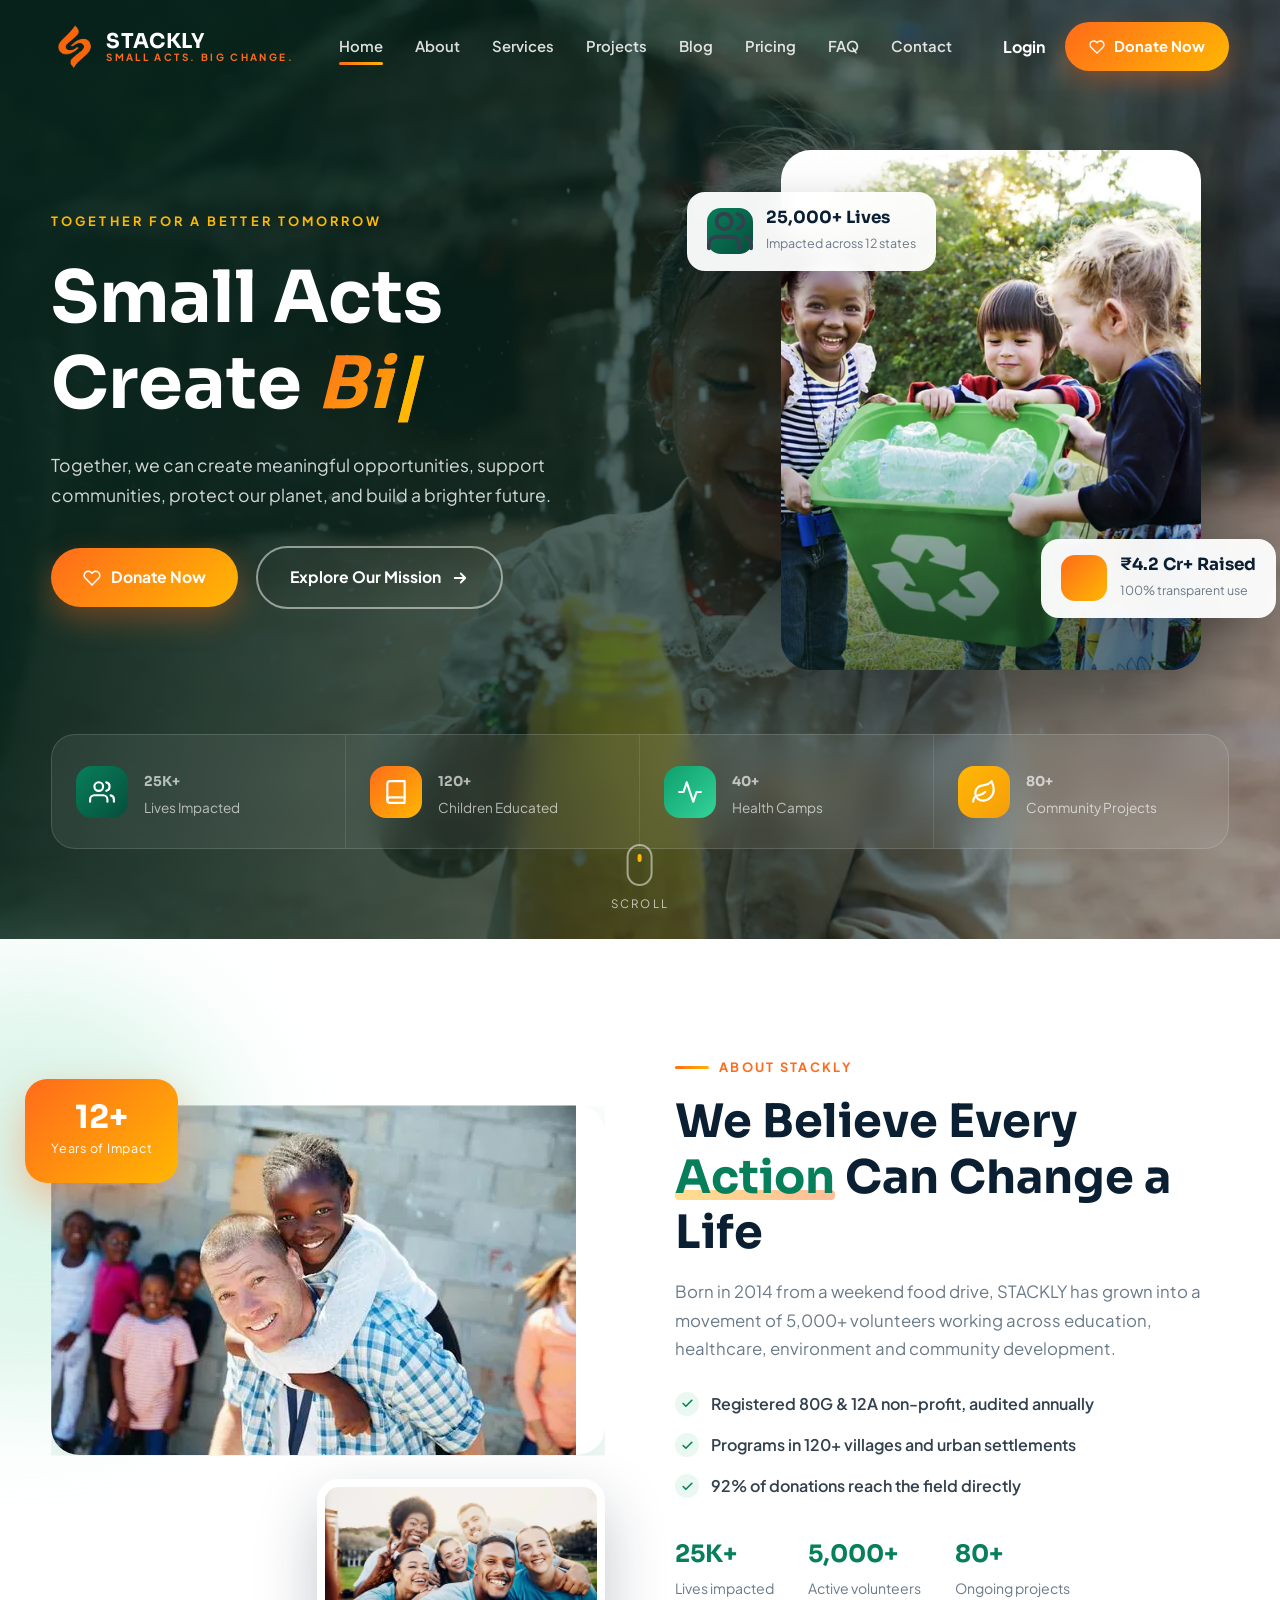
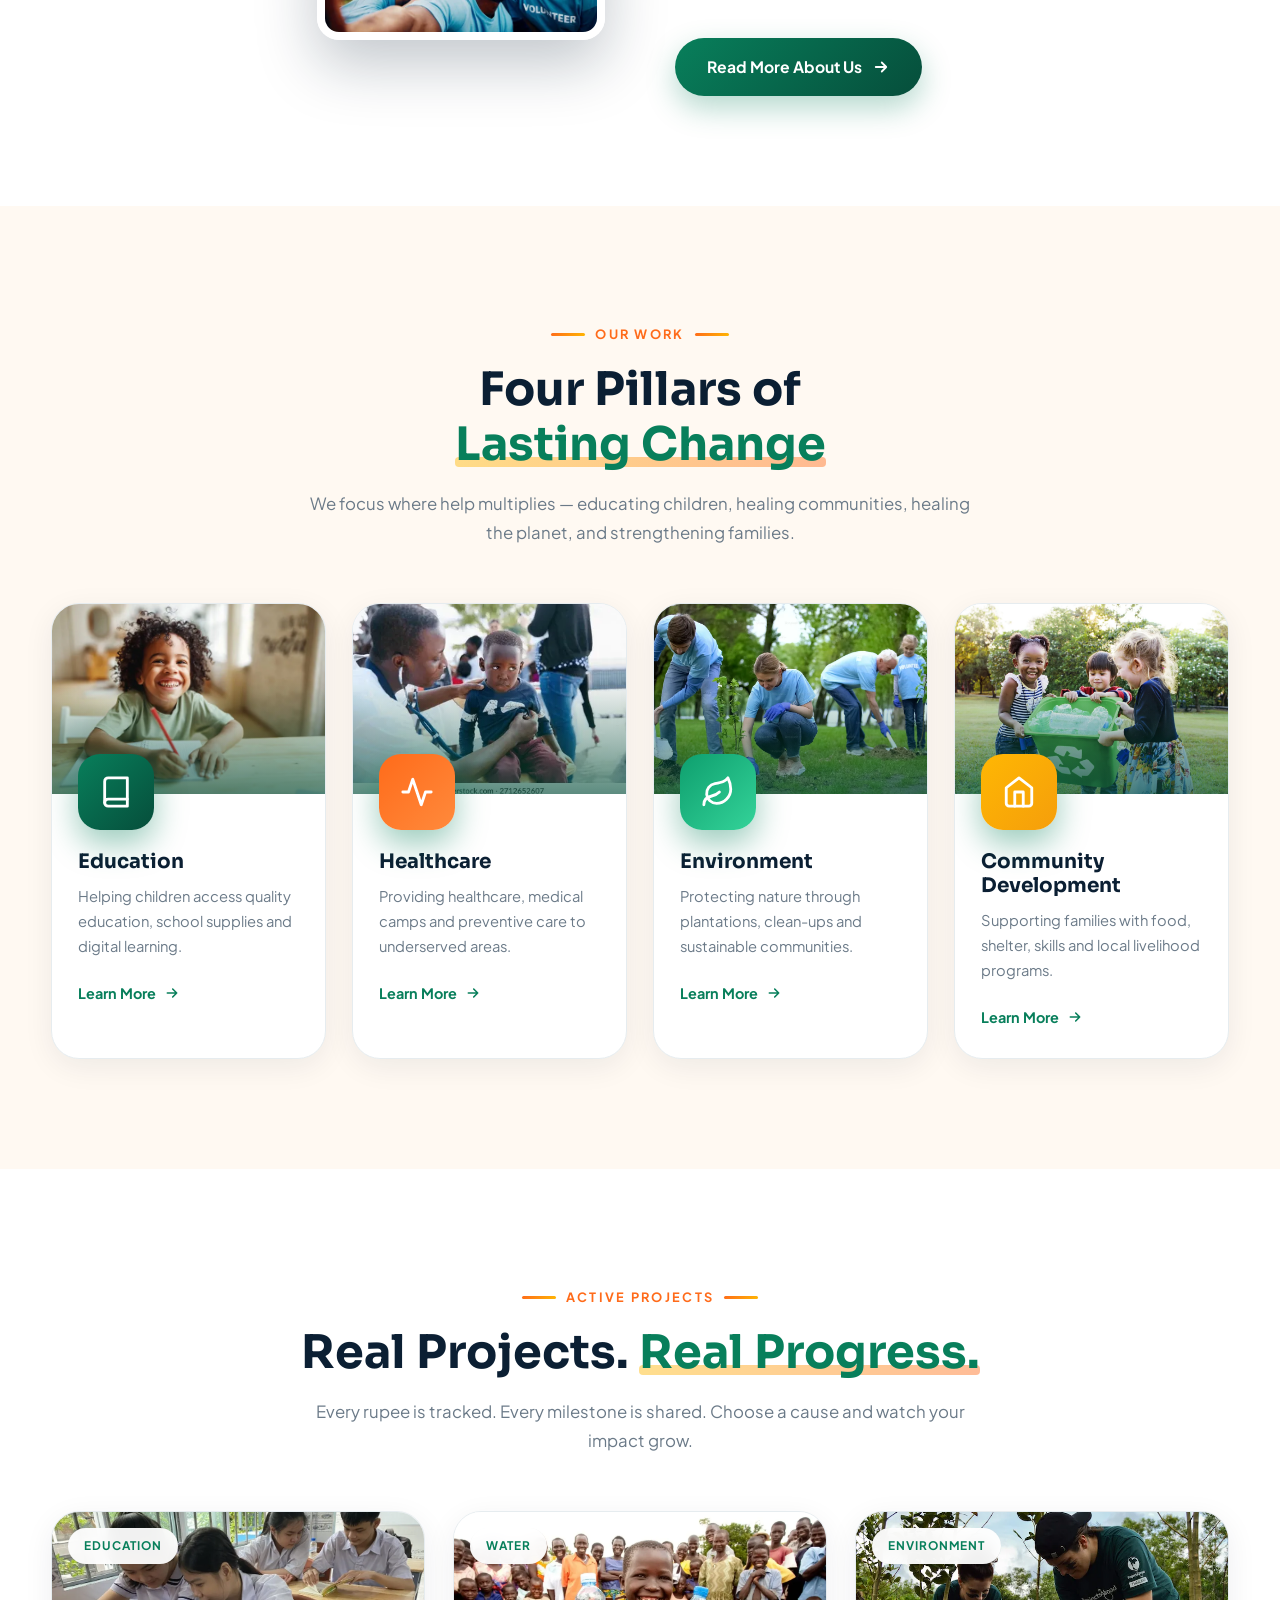
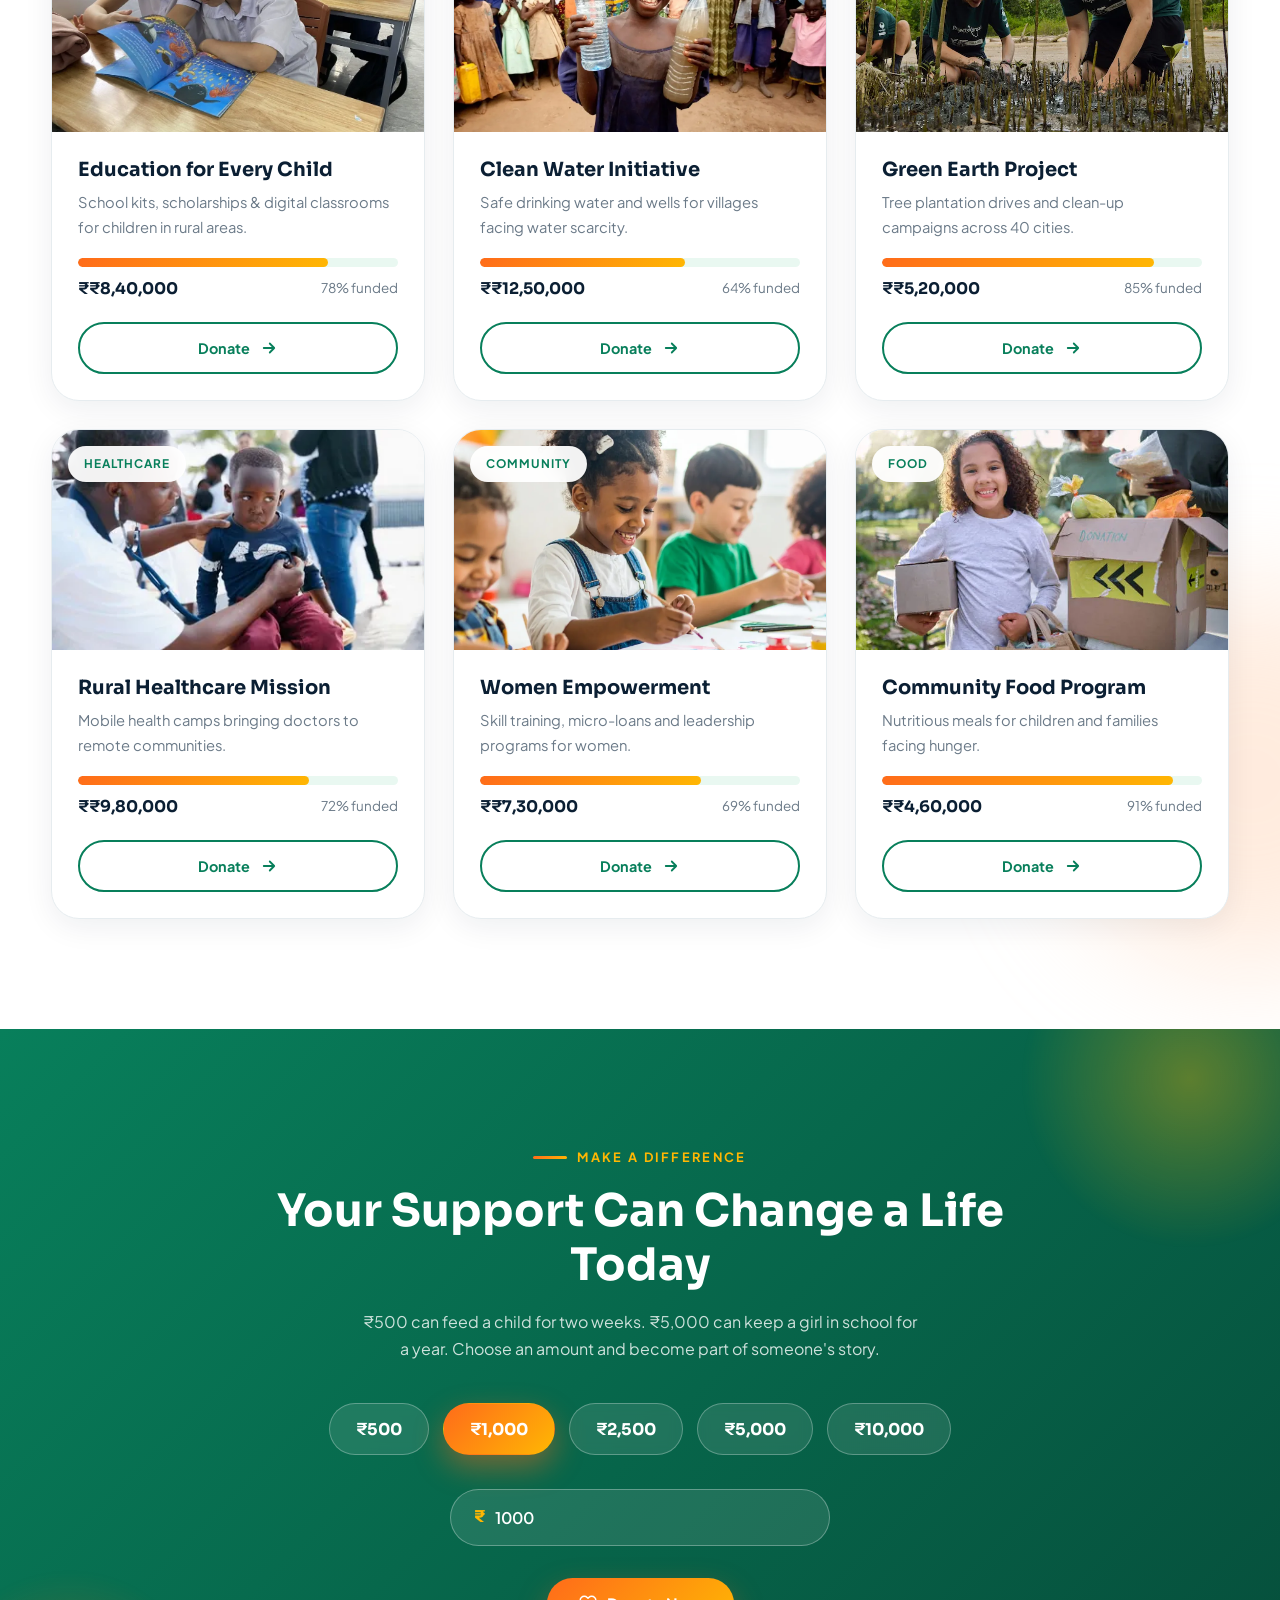
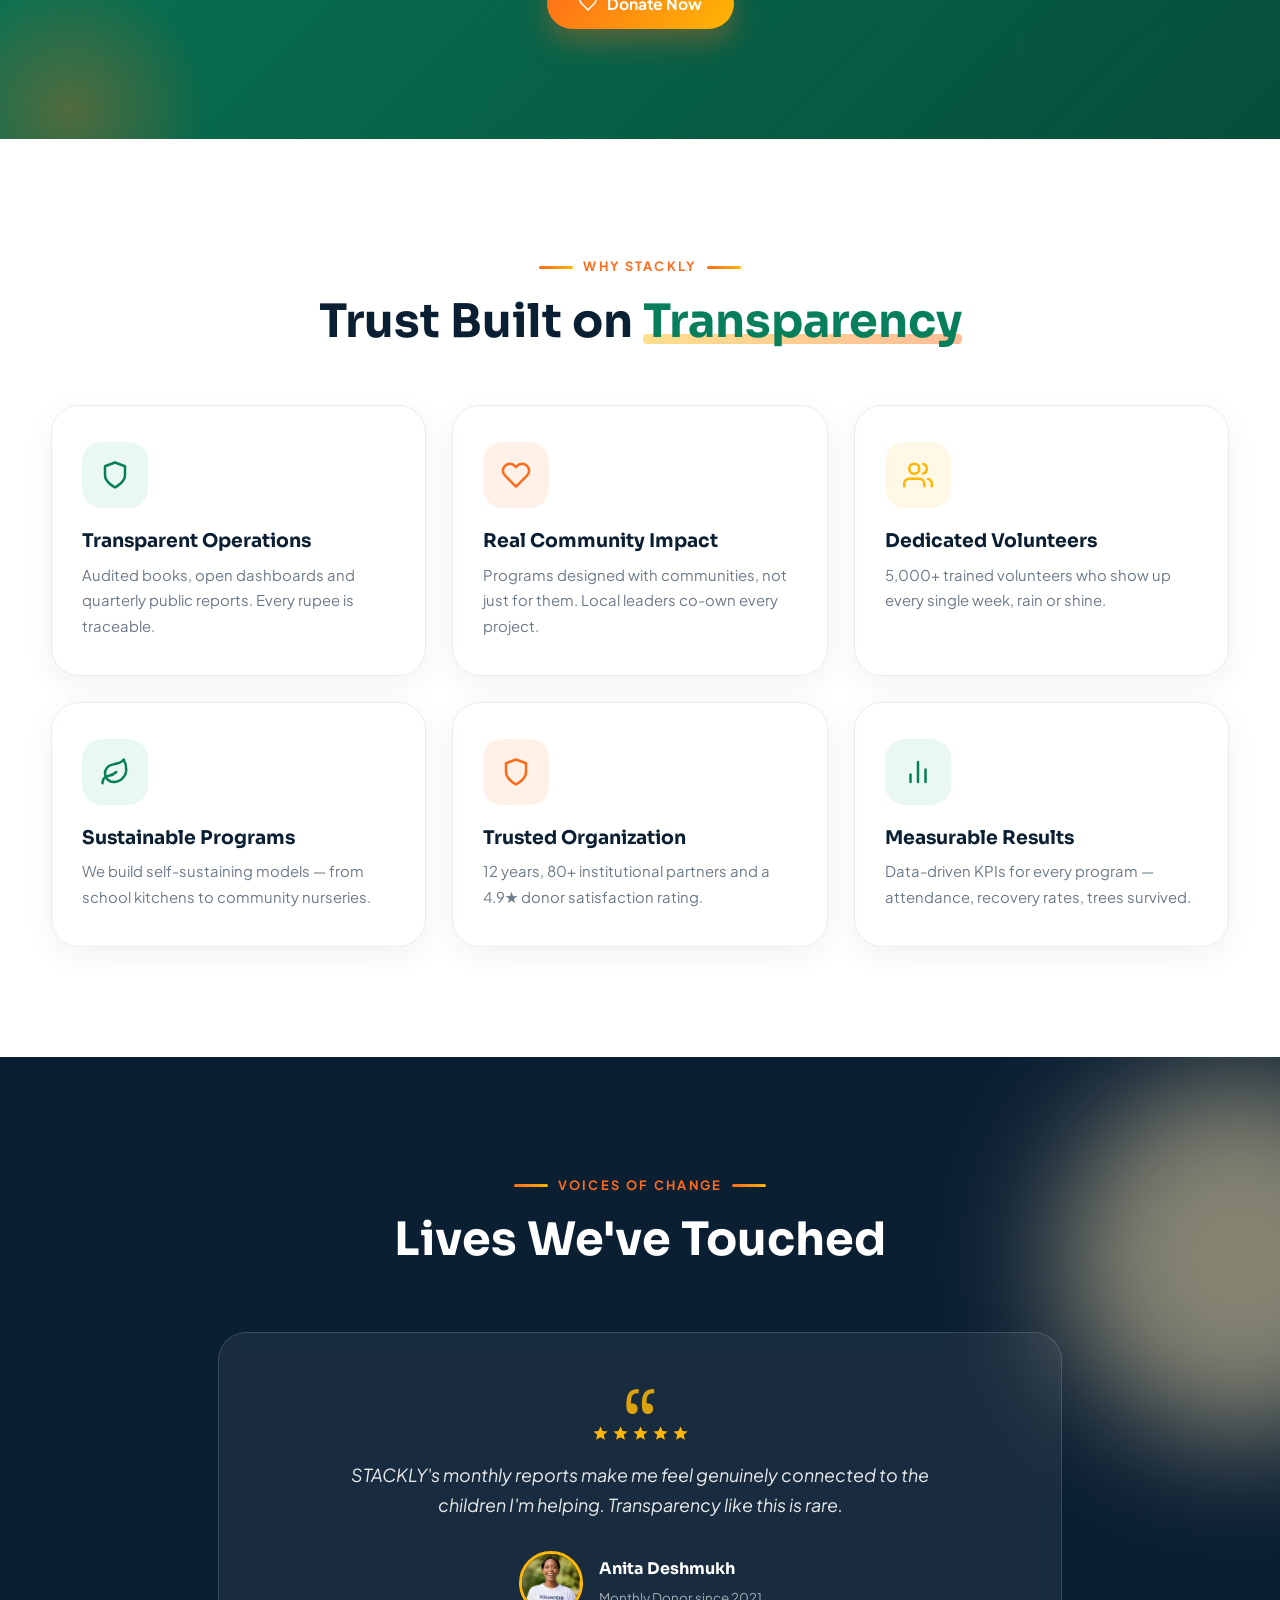
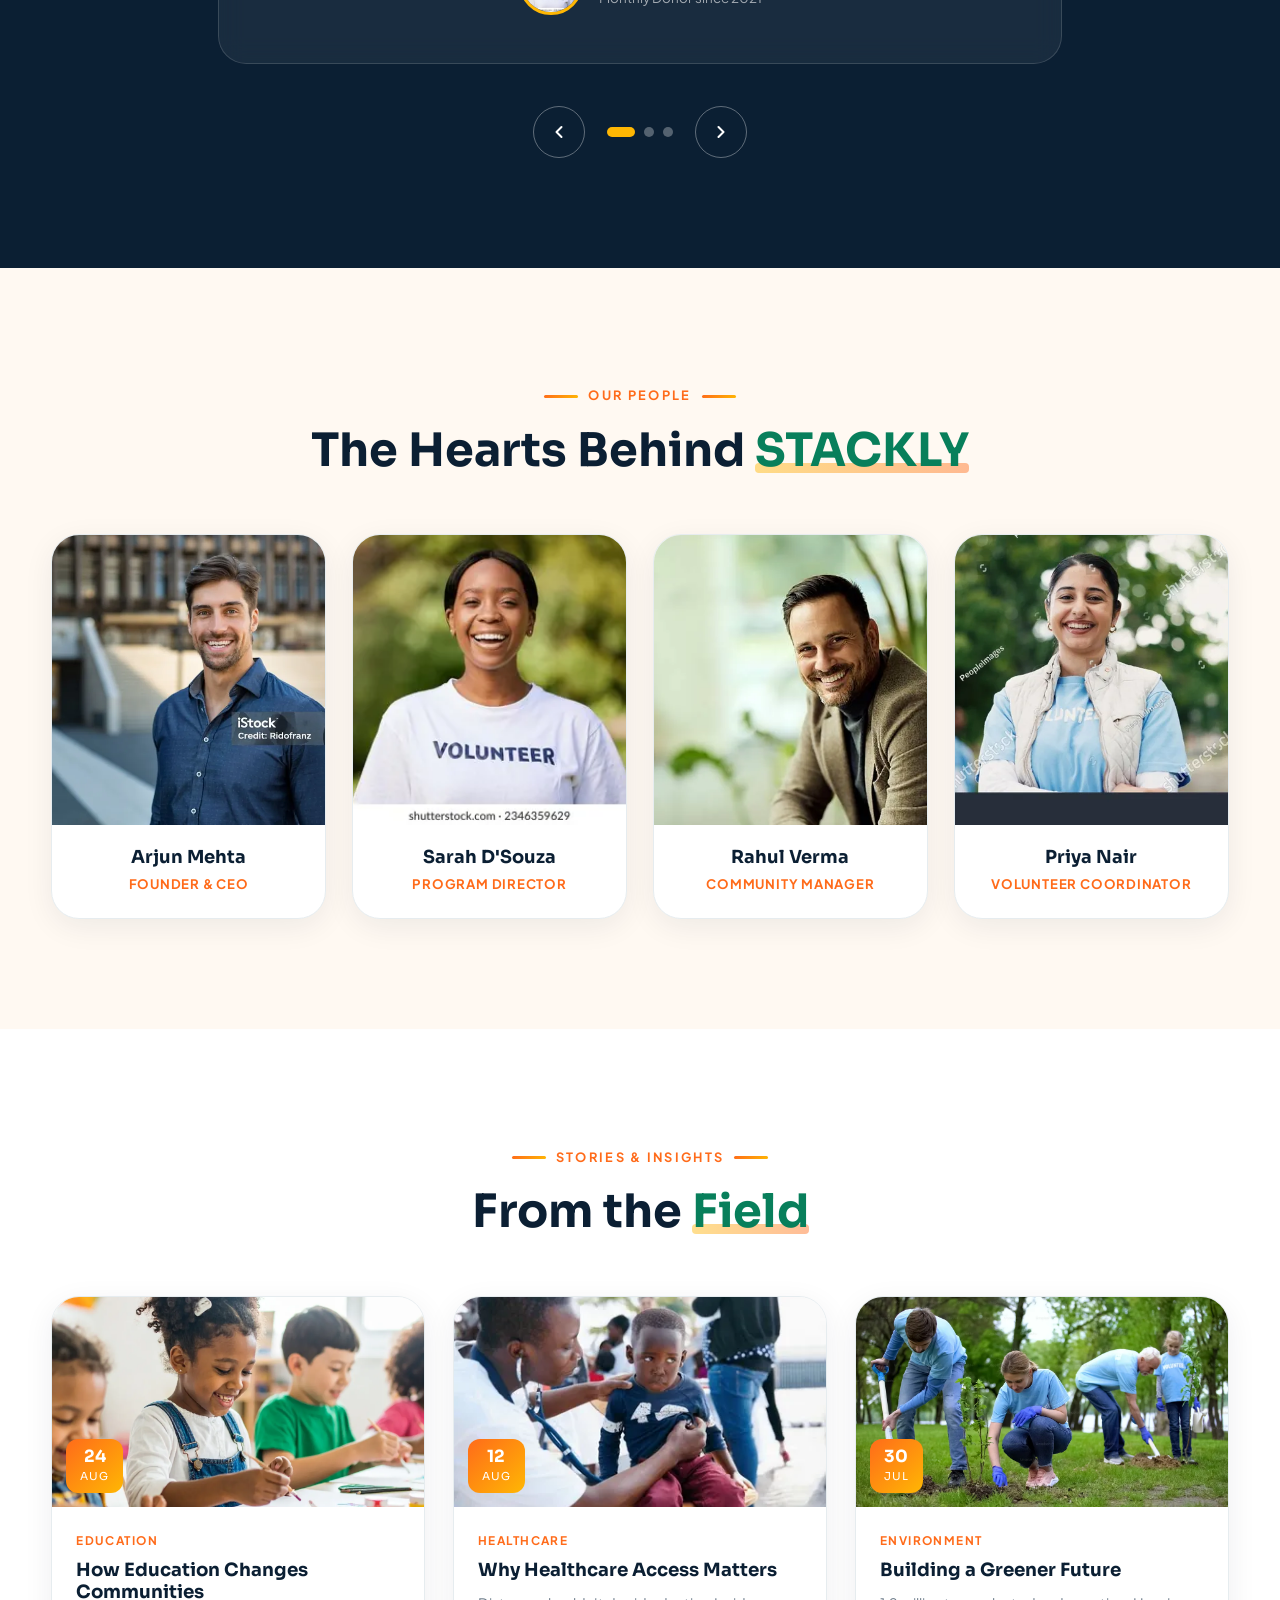
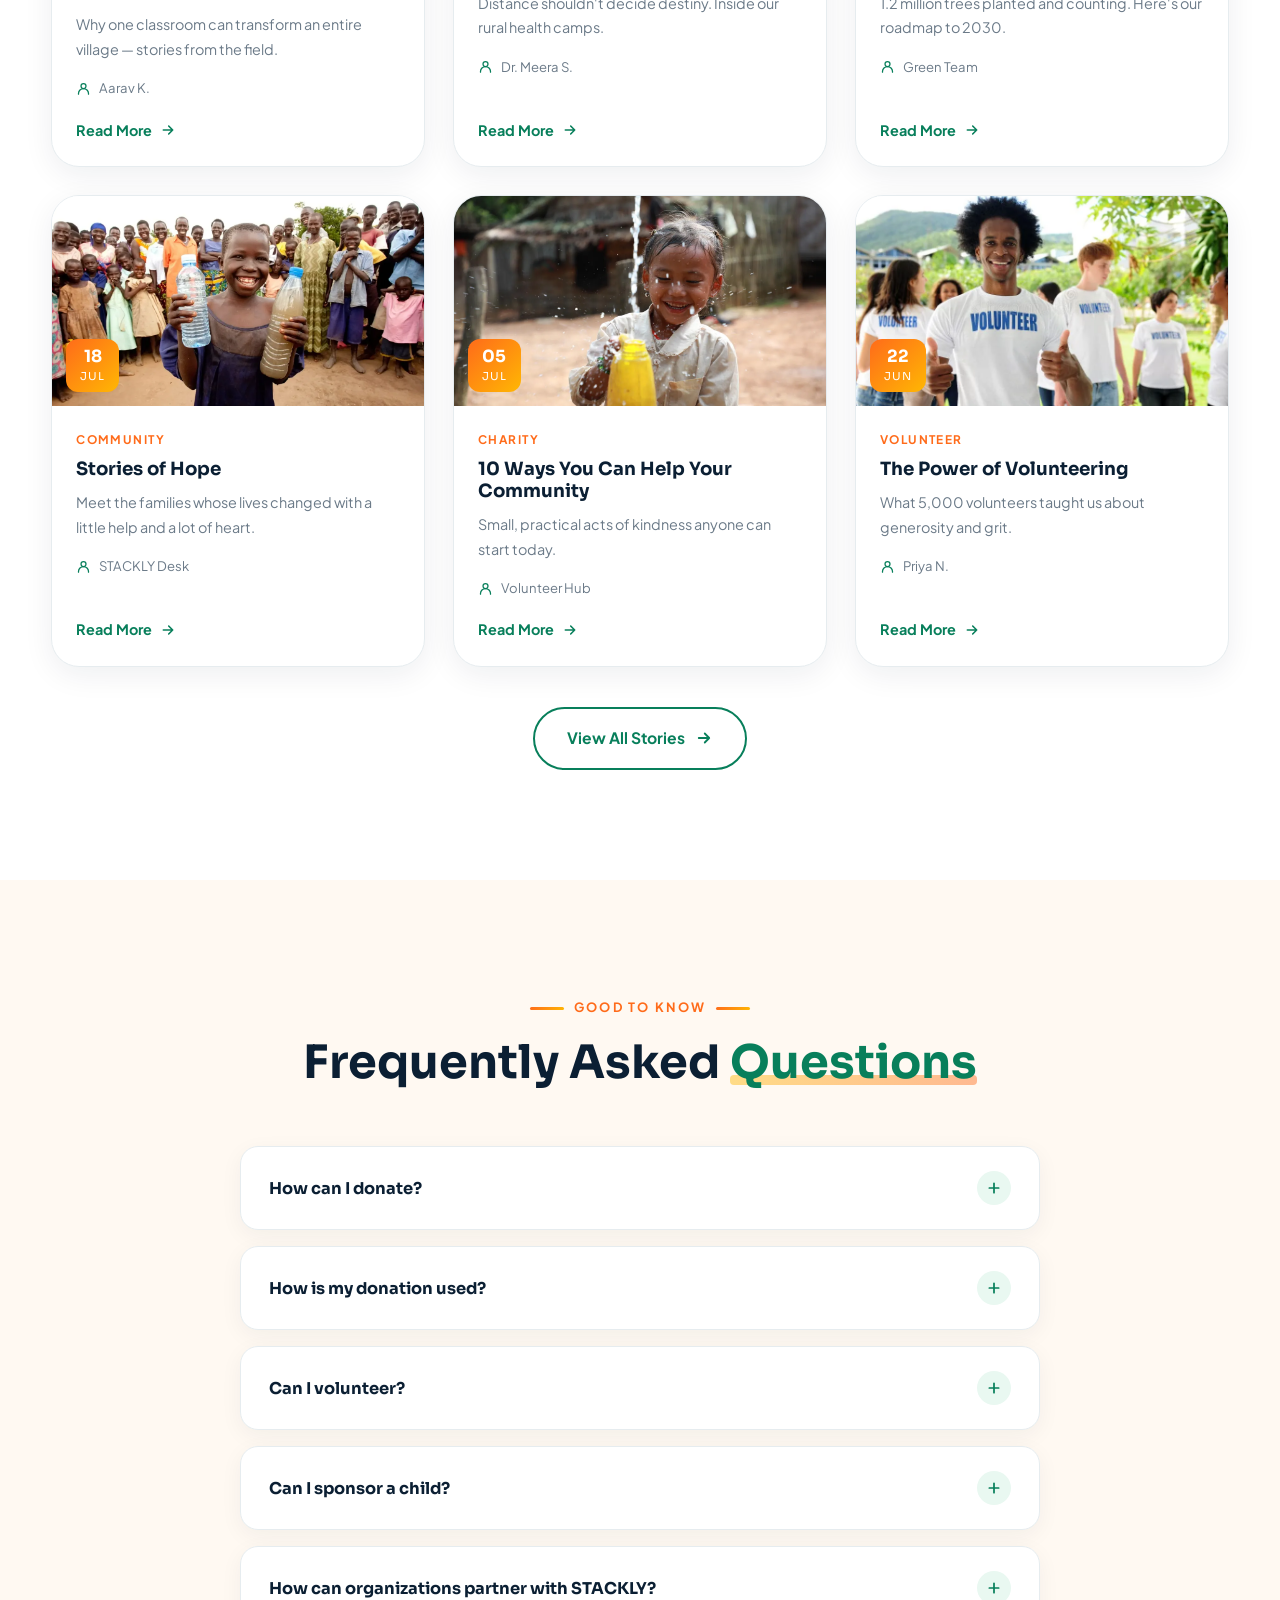
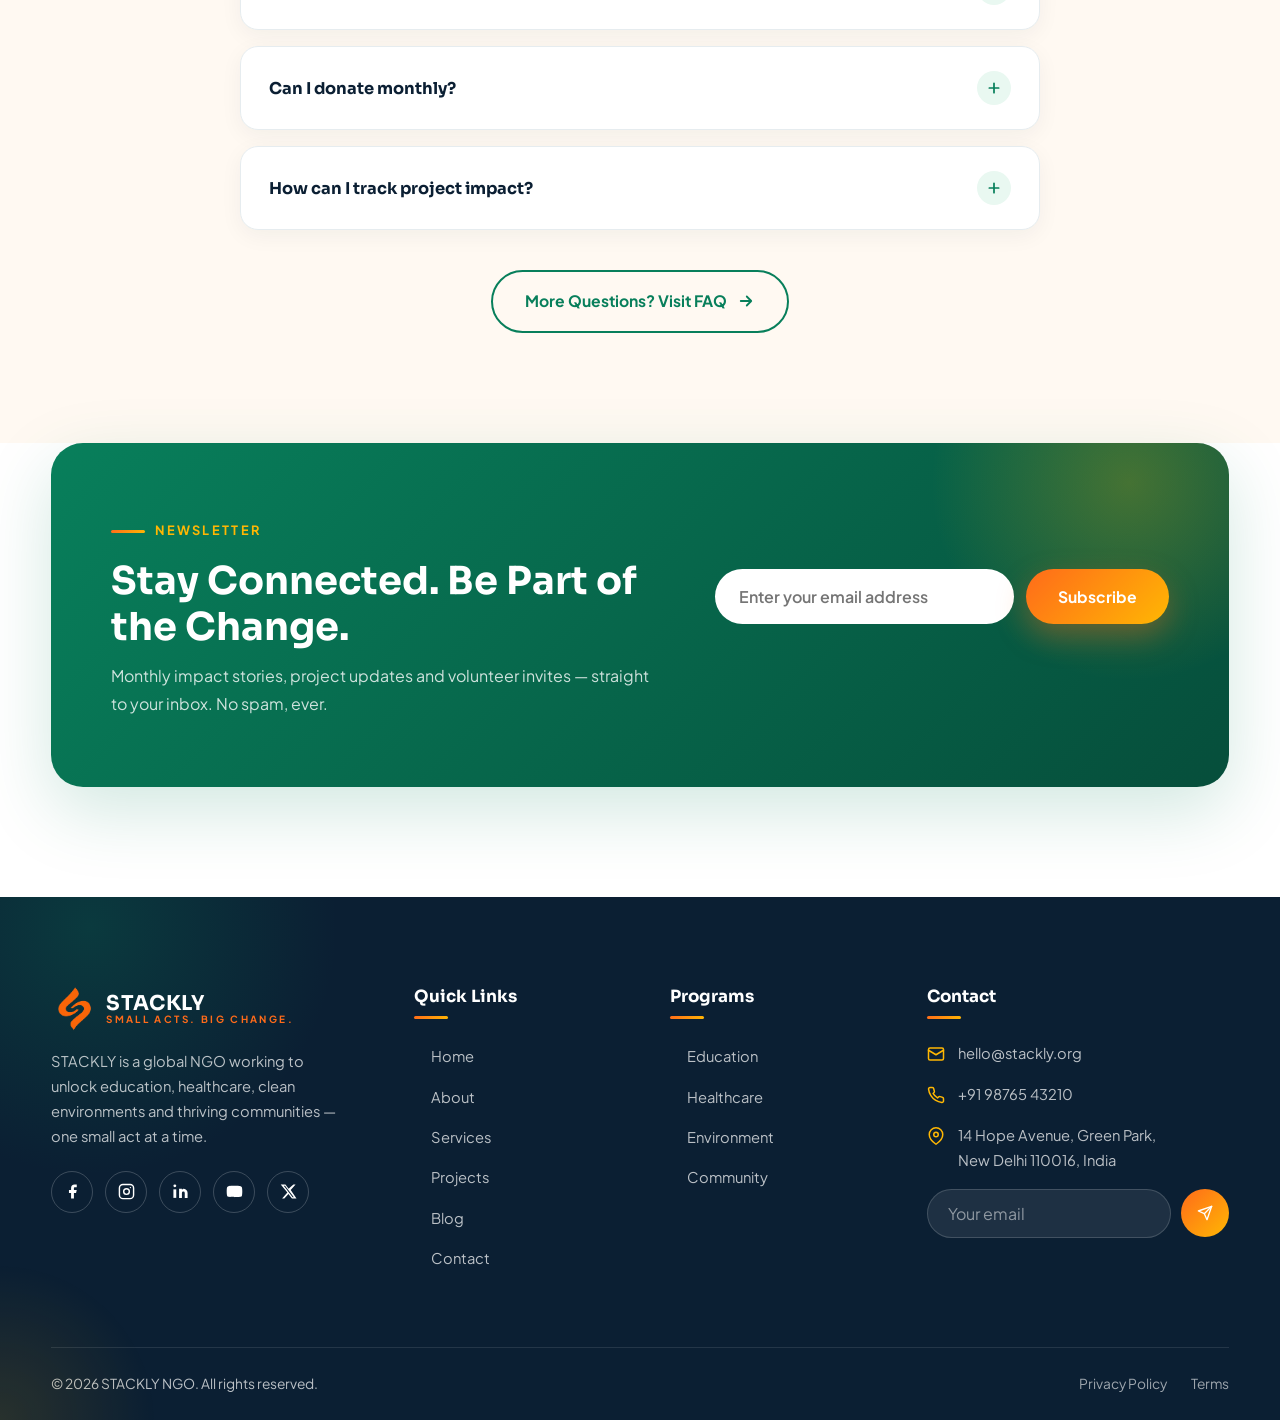
<file: index.html>
<!DOCTYPE html>
<html lang="en">
<head>
<meta charset="UTF-8">
<meta name="viewport" content="width=device-width, initial-scale=1.0">
<meta name="description" content="STACKLY is a global NGO unlocking education, healthcare, clean environments and thriving communities.">
<title>STACKLY — Small Acts. Big Change. | NGO Charity Platform</title>
<link rel="icon" type="image/svg+xml" href="svg/logo.svg">
<link rel="preconnect" href="https://fonts.googleapis.com">
<link rel="preconnect" href="https://fonts.gstatic.com" crossorigin>
<link href="https://fonts.googleapis.com/css2?family=Sora:wght@400;600;700;800&family=Plus+Jakarta+Sans:wght@400;500;600;700;800&display=swap" rel="stylesheet">
<link rel="stylesheet" href="https://unpkg.com/aos@2.3.4/dist/aos.css">
<link rel="stylesheet" href="css/style.css">
<link rel="stylesheet" href="css/animation.css">
<link rel="stylesheet" href="css/responsive.css">
</head>

<body>
<div id="site-header"></div>

<!-- ===================== HERO ===================== -->
<section class="hero">
  <div class="hero-bg"><img src="img/hero/hero-main.webp" alt="A smiling child enjoying clean water provided by STACKLY"></div>
  <div class="particles" aria-hidden="true"></div>
  <div class="container">
    <div class="hero-grid">
      <div class="hero-copy">
        <span class="hero-kicker reveal-line in"><span>Together for a Better Tomorrow</span></span>
        <h1 class="hero-title">
          <span class="line reveal-line in d1"><span>Small Acts</span></span>
          <span class="line reveal-line in d2"><span>Create <em class="accent" data-typing='["Big Change.","Bright Futures.","Real Hope."]'>Big Change.</em></span></span>
        </h1>
        <p class="hero-desc anim-up d-stagger in" style="--d:.5s">Together, we can create meaningful opportunities, support communities, protect our planet, and build a brighter future.</p>
        <div class="hero-cta anim-up d-stagger in" style="--d:.65s">
          <a href="#donate" class="btn btn-primary" data-magnet><svg viewBox="0 0 24 24" fill="none" stroke="currentColor" stroke-width="2" stroke-linecap="round" stroke-linejoin="round"><path d="M20.84 4.61a5.5 5.5 0 0 0-7.78 0L12 5.67l-1.06-1.06a5.5 5.5 0 0 0-7.78 7.78l1.06 1.06L12 21.23l7.78-7.78 1.06-1.06a5.5 5.5 0 0 0 0-7.78z"/></svg> Donate Now</a>
          <a href="about.html" class="btn btn-ghost" data-magnet>Explore Our Mission <svg viewBox="0 0 24 24" fill="none" stroke="currentColor" stroke-width="2.4" stroke-linecap="round" stroke-linejoin="round"><path d="M5 12h14M13 6l6 6-6 6"/></svg></a>
        </div>
      </div>
      <div class="hero-right">
        <div class="hero-photo anim-zoom in"><img src="img/about/about-kids.webp" alt="Volunteers with children in a community program"></div>
        <div class="float-card fc-1"><div class="fc-icon" style="background:var(--grad)"><svg viewBox="0 0 24 24" fill="none" stroke="currentColor" stroke-width="2" stroke-linecap="round" stroke-linejoin="round"><path d="M17 21v-2a4 4 0 0 0-4-4H5a4 4 0 0 0-4 4v2"/><circle cx="9" cy="7" r="4"/><path d="M23 21v-2a4 4 0 0 0-3-3.87M16 3.13a4 4 0 0 1 0 7.75"/></svg></div><div><strong>25,000+ Lives</strong><small>Impacted across 12 states</small></div></div>
        <div class="float-card fc-2"><div class="fc-icon" style="background:var(--grad-o)"><span class="beat"><svg viewBox="0 0 24 24" fill="none" stroke="currentColor" stroke-width="2" stroke-linecap="round" stroke-linejoin="round"><path d="M20.84 4.61a5.5 5.5 0 0 0-7.78 0L12 5.67l-1.06-1.06a5.5 5.5 0 0 0-7.78 7.78l1.06 1.06L12 21.23l7.78-7.78 1.06-1.06a5.5 5.5 0 0 0 0-7.78z"/></svg></span></div><div><strong>₹4.2 Cr+ Raised</strong><small>100% transparent use</small></div></div>
      </div>
    </div>
    <div class="hero-stats anim-up d-stagger in" style="--d:.8s">
      <div class="hstat"><div class="hs-ic" style="background:var(--grad)"><svg viewBox="0 0 24 24" fill="none" stroke="currentColor" stroke-width="2" stroke-linecap="round" stroke-linejoin="round"><path d="M17 21v-2a4 4 0 0 0-4-4H5a4 4 0 0 0-4 4v2"/><circle cx="9" cy="7" r="4"/><path d="M23 21v-2a4 4 0 0 0-3-3.87M16 3.13a4 4 0 0 1 0 7.75"/></svg></div><div><strong><span data-count="25" data-suffix="K+">0</span></strong><span>Lives Impacted</span></div></div>
      <div class="hstat"><div class="hs-ic" style="background:var(--grad-o)"><svg viewBox="0 0 24 24" fill="none" stroke="currentColor" stroke-width="2" stroke-linecap="round" stroke-linejoin="round"><path d="M4 19.5A2.5 2.5 0 0 1 6.5 17H20"/><path d="M6.5 2H20v20H6.5A2.5 2.5 0 0 1 4 19.5v-15A2.5 2.5 0 0 1 6.5 2z"/></svg></div><div><strong><span data-count="120" data-suffix="+">0</span></strong><span>Children Educated</span></div></div>
      <div class="hstat"><div class="hs-ic" style="background:linear-gradient(135deg,#0E9F6E,#34D399)"><svg viewBox="0 0 24 24" fill="none" stroke="currentColor" stroke-width="2" stroke-linecap="round" stroke-linejoin="round"><path d="M22 12h-4l-3 9L9 3l-3 9H2"/></svg></div><div><strong><span data-count="40" data-suffix="+">0</span></strong><span>Health Camps</span></div></div>
      <div class="hstat"><div class="hs-ic" style="background:linear-gradient(135deg,#FFB703,#F59E0B)"><svg viewBox="0 0 24 24" fill="none" stroke="currentColor" stroke-width="2" stroke-linecap="round" stroke-linejoin="round"><path d="M11 20A7 7 0 0 1 9.8 6.1C15.5 5 17 4.48 19 2c1 2 2 4.18 2 8 0 5.5-4.78 10-10 10z"/><path d="M2 21c0-3 1.85-5.36 5.08-6C9.5 14.52 12 13 13 12"/></svg></div><div><strong><span data-count="80" data-suffix="+">0</span></strong><span>Community Projects</span></div></div>
    </div>
  </div>
  <div class="scroll-ind"><div class="mouse"></div><span>Scroll</span></div>
</section>

<!-- ===================== ABOUT PREVIEW ===================== -->
<section class="section" id="about">
  <div class="blob blob-g" style="width:420px;height:420px;top:40px;left:-180px"></div>
  <div class="container">
    <div class="about-grid">
      <div class="about-media anim-left">
        <div class="exp-badge"><strong>12+</strong><span>Years of Impact</span></div>
        <div class="main-img img-reveal in"><img src="img/about/about-main.webp" alt="Volunteer carrying a happy child on his shoulders"></div>
        <div class="sub-img"><img src="img/about/about-team.webp" alt="STACKLY volunteers group selfie"></div>
      </div>
      <div class="about-copy anim-right">
        <div class="sec-head" style="margin-bottom:0">
          <span class="eyebrow">About STACKLY</span>
          <h2 class="sec-title">We Believe Every <span class="hl">Action</span> Can Change a Life</h2>
        </div>
        <p class="sec-desc" style="margin-top:18px">Born in 2014 from a weekend food drive, STACKLY has grown into a movement of 5,000+ volunteers working across education, healthcare, environment and community development.</p>
        <ul class="check-list">
          <li><span class="ck"><svg viewBox="0 0 24 24" fill="none" stroke="currentColor" stroke-width="3" stroke-linecap="round" stroke-linejoin="round"><path d="M20 6L9 17l-5-5"/></svg></span>Registered 80G & 12A non-profit, audited annually</li>
          <li><span class="ck"><svg viewBox="0 0 24 24" fill="none" stroke="currentColor" stroke-width="3" stroke-linecap="round" stroke-linejoin="round"><path d="M20 6L9 17l-5-5"/></svg></span>Programs in 120+ villages and urban settlements</li>
          <li><span class="ck"><svg viewBox="0 0 24 24" fill="none" stroke="currentColor" stroke-width="3" stroke-linecap="round" stroke-linejoin="round"><path d="M20 6L9 17l-5-5"/></svg></span>92% of donations reach the field directly</li>
        </ul>
        <div class="about-mini">
          <div><strong>25K+</strong><span>Lives impacted</span></div>
          <div><strong>5,000+</strong><span>Active volunteers</span></div>
          <div><strong>80+</strong><span>Ongoing projects</span></div>
        </div>
        <a href="about.html" class="btn btn-green">Read More About Us <svg viewBox="0 0 24 24" fill="none" stroke="currentColor" stroke-width="2.4" stroke-linecap="round" stroke-linejoin="round"><path d="M5 12h14M13 6l6 6-6 6"/></svg></a>
      </div>
    </div>
  </div>
</section>

<!-- ===================== SERVICES ===================== -->
<section class="section section-cream" id="services">
  <div class="container">
    <div class="sec-head center" data-aos="fade-up">
      <span class="eyebrow">Our Work</span>
      <h2 class="sec-title">Four Pillars of <span class="hl">Lasting Change</span></h2>
      <p class="sec-desc">We focus where help multiplies — educating children, healing communities, healing the planet, and strengthening families.</p>
    </div>
    <div class="svc-grid">
          <article class="svc-card" data-aos="fade-up" data-aos-delay="0">
            <div class="svc-img"><img src="img/services/education.webp" alt="Education" loading="lazy"></div>
            <div class="svc-icon" style="background:var(--grad)"><svg viewBox="0 0 24 24" fill="none" stroke="currentColor" stroke-width="2" stroke-linecap="round" stroke-linejoin="round"><path d="M4 19.5A2.5 2.5 0 0 1 6.5 17H20"/><path d="M6.5 2H20v20H6.5A2.5 2.5 0 0 1 4 19.5v-15A2.5 2.5 0 0 1 6.5 2z"/></svg></div>
            <div class="svc-body"><h3>Education</h3><p>Helping children access quality education, school supplies and digital learning.</p><a class="svc-link" href="services.html">Learn More <svg viewBox="0 0 24 24" fill="none" stroke="currentColor" stroke-width="2.4" stroke-linecap="round" stroke-linejoin="round"><path d="M5 12h14M13 6l6 6-6 6"/></svg></a></div>
          </article>
          <article class="svc-card" data-aos="fade-up" data-aos-delay="90">
            <div class="svc-img"><img src="img/services/healthcare.webp" alt="Healthcare" loading="lazy"></div>
            <div class="svc-icon" style="background:linear-gradient(135deg,#FF6B1A,#FF8A3C)"><svg viewBox="0 0 24 24" fill="none" stroke="currentColor" stroke-width="2" stroke-linecap="round" stroke-linejoin="round"><path d="M22 12h-4l-3 9L9 3l-3 9H2"/></svg></div>
            <div class="svc-body"><h3>Healthcare</h3><p>Providing healthcare, medical camps and preventive care to underserved areas.</p><a class="svc-link" href="services.html">Learn More <svg viewBox="0 0 24 24" fill="none" stroke="currentColor" stroke-width="2.4" stroke-linecap="round" stroke-linejoin="round"><path d="M5 12h14M13 6l6 6-6 6"/></svg></a></div>
          </article>
          <article class="svc-card" data-aos="fade-up" data-aos-delay="180">
            <div class="svc-img"><img src="img/services/environment.webp" alt="Environment" loading="lazy"></div>
            <div class="svc-icon" style="background:linear-gradient(135deg,#0E9F6E,#34D399)"><svg viewBox="0 0 24 24" fill="none" stroke="currentColor" stroke-width="2" stroke-linecap="round" stroke-linejoin="round"><path d="M11 20A7 7 0 0 1 9.8 6.1C15.5 5 17 4.48 19 2c1 2 2 4.18 2 8 0 5.5-4.78 10-10 10z"/><path d="M2 21c0-3 1.85-5.36 5.08-6C9.5 14.52 12 13 13 12"/></svg></div>
            <div class="svc-body"><h3>Environment</h3><p>Protecting nature through plantations, clean-ups and sustainable communities.</p><a class="svc-link" href="services.html">Learn More <svg viewBox="0 0 24 24" fill="none" stroke="currentColor" stroke-width="2.4" stroke-linecap="round" stroke-linejoin="round"><path d="M5 12h14M13 6l6 6-6 6"/></svg></a></div>
          </article>
          <article class="svc-card" data-aos="fade-up" data-aos-delay="270">
            <div class="svc-img"><img src="img/services/community.webp" alt="Community Development" loading="lazy"></div>
            <div class="svc-icon" style="background:linear-gradient(135deg,#FFB703,#F59E0B)"><svg viewBox="0 0 24 24" fill="none" stroke="currentColor" stroke-width="2" stroke-linecap="round" stroke-linejoin="round"><path d="M3 9l9-7 9 7v11a2 2 0 0 1-2 2H5a2 2 0 0 1-2-2z"/><path d="M9 22V12h6v10"/></svg></div>
            <div class="svc-body"><h3>Community Development</h3><p>Supporting families with food, shelter, skills and local livelihood programs.</p><a class="svc-link" href="services.html">Learn More <svg viewBox="0 0 24 24" fill="none" stroke="currentColor" stroke-width="2.4" stroke-linecap="round" stroke-linejoin="round"><path d="M5 12h14M13 6l6 6-6 6"/></svg></a></div>
          </article>
    </div>
  </div>
</section>

<!-- ===================== PROJECTS ===================== -->
<section class="section" id="projects">
  <div class="blob blob-o" style="width:380px;height:380px;bottom:60px;right:-160px"></div>
  <div class="container">
    <div class="sec-head center" data-aos="fade-up">
      <span class="eyebrow">Active Projects</span>
      <h2 class="sec-title">Real Projects. <span class="hl">Real Progress.</span></h2>
      <p class="sec-desc">Every rupee is tracked. Every milestone is shared. Choose a cause and watch your impact grow.</p>
    </div>
    <div class="proj-grid">
          <article class="proj-card" data-aos="fade-up" data-aos-delay="0">
            <div class="proj-img"><img src="img/projects/project-education.webp" alt="Education for Every Child" loading="lazy"><span class="proj-cat">Education</span></div>
            <div class="proj-body">
              <h3>Education for Every Child</h3><p>School kits, scholarships & digital classrooms for children in rural areas.</p>
              <div class="proj-progress"><div class="bar"><i data-w="78"></i></div></div>
              <div class="proj-meta"><strong>₹₹8,40,000</strong><span>78% funded</span></div>
              <a href="pricing.html" class="btn btn-outline btn-sm">Donate <svg viewBox="0 0 24 24" fill="none" stroke="currentColor" stroke-width="2.4" stroke-linecap="round" stroke-linejoin="round"><path d="M5 12h14M13 6l6 6-6 6"/></svg></a>
            </div>
          </article>
          <article class="proj-card" data-aos="fade-up" data-aos-delay="80">
            <div class="proj-img"><img src="img/projects/project-water.webp" alt="Clean Water Initiative" loading="lazy"><span class="proj-cat">Water</span></div>
            <div class="proj-body">
              <h3>Clean Water Initiative</h3><p>Safe drinking water and wells for villages facing water scarcity.</p>
              <div class="proj-progress"><div class="bar"><i data-w="64"></i></div></div>
              <div class="proj-meta"><strong>₹₹12,50,000</strong><span>64% funded</span></div>
              <a href="pricing.html" class="btn btn-outline btn-sm">Donate <svg viewBox="0 0 24 24" fill="none" stroke="currentColor" stroke-width="2.4" stroke-linecap="round" stroke-linejoin="round"><path d="M5 12h14M13 6l6 6-6 6"/></svg></a>
            </div>
          </article>
          <article class="proj-card" data-aos="fade-up" data-aos-delay="160">
            <div class="proj-img"><img src="img/projects/project-environment.webp" alt="Green Earth Project" loading="lazy"><span class="proj-cat">Environment</span></div>
            <div class="proj-body">
              <h3>Green Earth Project</h3><p>Tree plantation drives and clean-up campaigns across 40 cities.</p>
              <div class="proj-progress"><div class="bar"><i data-w="85"></i></div></div>
              <div class="proj-meta"><strong>₹₹5,20,000</strong><span>85% funded</span></div>
              <a href="pricing.html" class="btn btn-outline btn-sm">Donate <svg viewBox="0 0 24 24" fill="none" stroke="currentColor" stroke-width="2.4" stroke-linecap="round" stroke-linejoin="round"><path d="M5 12h14M13 6l6 6-6 6"/></svg></a>
            </div>
          </article>
          <article class="proj-card" data-aos="fade-up" data-aos-delay="240">
            <div class="proj-img"><img src="img/projects/project-healthcare.webp" alt="Rural Healthcare Mission" loading="lazy"><span class="proj-cat">Healthcare</span></div>
            <div class="proj-body">
              <h3>Rural Healthcare Mission</h3><p>Mobile health camps bringing doctors to remote communities.</p>
              <div class="proj-progress"><div class="bar"><i data-w="72"></i></div></div>
              <div class="proj-meta"><strong>₹₹9,80,000</strong><span>72% funded</span></div>
              <a href="pricing.html" class="btn btn-outline btn-sm">Donate <svg viewBox="0 0 24 24" fill="none" stroke="currentColor" stroke-width="2.4" stroke-linecap="round" stroke-linejoin="round"><path d="M5 12h14M13 6l6 6-6 6"/></svg></a>
            </div>
          </article>
          <article class="proj-card" data-aos="fade-up" data-aos-delay="320">
            <div class="proj-img"><img src="img/projects/project-women.webp" alt="Women Empowerment" loading="lazy"><span class="proj-cat">Community</span></div>
            <div class="proj-body">
              <h3>Women Empowerment</h3><p>Skill training, micro-loans and leadership programs for women.</p>
              <div class="proj-progress"><div class="bar"><i data-w="69"></i></div></div>
              <div class="proj-meta"><strong>₹₹7,30,000</strong><span>69% funded</span></div>
              <a href="pricing.html" class="btn btn-outline btn-sm">Donate <svg viewBox="0 0 24 24" fill="none" stroke="currentColor" stroke-width="2.4" stroke-linecap="round" stroke-linejoin="round"><path d="M5 12h14M13 6l6 6-6 6"/></svg></a>
            </div>
          </article>
          <article class="proj-card" data-aos="fade-up" data-aos-delay="400">
            <div class="proj-img"><img src="img/projects/project-food.webp" alt="Community Food Program" loading="lazy"><span class="proj-cat">Food</span></div>
            <div class="proj-body">
              <h3>Community Food Program</h3><p>Nutritious meals for children and families facing hunger.</p>
              <div class="proj-progress"><div class="bar"><i data-w="91"></i></div></div>
              <div class="proj-meta"><strong>₹₹4,60,000</strong><span>91% funded</span></div>
              <a href="pricing.html" class="btn btn-outline btn-sm">Donate <svg viewBox="0 0 24 24" fill="none" stroke="currentColor" stroke-width="2.4" stroke-linecap="round" stroke-linejoin="round"><path d="M5 12h14M13 6l6 6-6 6"/></svg></a>
            </div>
          </article>
    </div>
  </div>
</section>

<!-- ===================== DONATE CTA ===================== -->
<section class="section section-green donate-sec" id="donate">
  <div class="container">
    <div class="donate-box" data-aos="zoom-in">
      <span class="eyebrow" style="color:var(--gold)">Make a Difference</span>
      <h2>Your Support Can Change a Life Today</h2>
      <p>₹500 can feed a child for two weeks. ₹5,000 can keep a girl in school for a year. Choose an amount and become part of someone's story.</p>
      <div class="amount-row" role="group" aria-label="Donation amounts">
        <button class="amount-chip" data-amount="500">₹500</button>
        <button class="amount-chip active" data-amount="1000">₹1,000</button>
        <button class="amount-chip" data-amount="2500">₹2,500</button>
        <button class="amount-chip" data-amount="5000">₹5,000</button>
        <button class="amount-chip" data-amount="10000">₹10,000</button>
      </div>
      <div class="custom-wrap">
        <span>₹</span>
        <input type="number" id="customAmount" placeholder="Custom Amount" aria-label="Custom donation amount" value="1000" style="padding-left:44px">
      </div>
      <button class="btn btn-primary" id="donateGo" data-magnet><svg viewBox="0 0 24 24" fill="none" stroke="currentColor" stroke-width="2" stroke-linecap="round" stroke-linejoin="round"><path d="M20.84 4.61a5.5 5.5 0 0 0-7.78 0L12 5.67l-1.06-1.06a5.5 5.5 0 0 0-7.78 7.78l1.06 1.06L12 21.23l7.78-7.78 1.06-1.06a5.5 5.5 0 0 0 0-7.78z"/></svg> Donate Now</button>
    </div>
  </div>
</section>

<!-- ===================== WHY CHOOSE ===================== -->
<section class="section">
  <div class="container">
    <div class="sec-head center" data-aos="fade-up">
      <span class="eyebrow">Why STACKLY</span>
      <h2 class="sec-title">Trust Built on <span class="hl">Transparency</span></h2>
    </div>
    <div class="why-grid">
      <div class="why-card" data-aos="fade-up"><div class="why-icon"><svg viewBox="0 0 24 24" fill="none" stroke="currentColor" stroke-width="2" stroke-linecap="round" stroke-linejoin="round"><path d="M12 22s8-4 8-10V5l-8-3-8 3v7c0 6 8 10 8 10z"/></svg></div><h3>Transparent Operations</h3><p>Audited books, open dashboards and quarterly public reports. Every rupee is traceable.</p></div>
      <div class="why-card" data-aos="fade-up" data-aos-delay="80"><div class="why-icon"><svg viewBox="0 0 24 24" fill="none" stroke="currentColor" stroke-width="2" stroke-linecap="round" stroke-linejoin="round"><path d="M20.84 4.61a5.5 5.5 0 0 0-7.78 0L12 5.67l-1.06-1.06a5.5 5.5 0 0 0-7.78 7.78l1.06 1.06L12 21.23l7.78-7.78 1.06-1.06a5.5 5.5 0 0 0 0-7.78z"/></svg></div><h3>Real Community Impact</h3><p>Programs designed with communities, not just for them. Local leaders co-own every project.</p></div>
      <div class="why-card" data-aos="fade-up" data-aos-delay="160"><div class="why-icon"><svg viewBox="0 0 24 24" fill="none" stroke="currentColor" stroke-width="2" stroke-linecap="round" stroke-linejoin="round"><path d="M17 21v-2a4 4 0 0 0-4-4H5a4 4 0 0 0-4 4v2"/><circle cx="9" cy="7" r="4"/><path d="M23 21v-2a4 4 0 0 0-3-3.87M16 3.13a4 4 0 0 1 0 7.75"/></svg></div><h3>Dedicated Volunteers</h3><p>5,000+ trained volunteers who show up every single week, rain or shine.</p></div>
      <div class="why-card" data-aos="fade-up" data-aos-delay="240"><div class="why-icon"><svg viewBox="0 0 24 24" fill="none" stroke="currentColor" stroke-width="2" stroke-linecap="round" stroke-linejoin="round"><path d="M11 20A7 7 0 0 1 9.8 6.1C15.5 5 17 4.48 19 2c1 2 2 4.18 2 8 0 5.5-4.78 10-10 10z"/><path d="M2 21c0-3 1.85-5.36 5.08-6C9.5 14.52 12 13 13 12"/></svg></div><h3>Sustainable Programs</h3><p>We build self-sustaining models — from school kitchens to community nurseries.</p></div>
      <div class="why-card" data-aos="fade-up" data-aos-delay="320"><div class="why-icon"><svg viewBox="0 0 24 24" fill="none" stroke="currentColor" stroke-width="2" stroke-linecap="round" stroke-linejoin="round"><path d="M12 22s8-4 8-10V5l-8-3-8 3v7c0 6 8 10 8 10z"/></svg></div><h3>Trusted Organization</h3><p>12 years, 80+ institutional partners and a 4.9★ donor satisfaction rating.</p></div>
      <div class="why-card" data-aos="fade-up" data-aos-delay="400"><div class="why-icon"><svg viewBox="0 0 24 24" fill="none" stroke="currentColor" stroke-width="2" stroke-linecap="round" stroke-linejoin="round"><path d="M18 20V10M12 20V4M6 20v-6"/></svg></div><h3>Measurable Results</h3><p>Data-driven KPIs for every program — attendance, recovery rates, trees survived.</p></div>
    </div>
  </div>
</section>

<!-- ===================== TESTIMONIALS ===================== -->
<section class="section section-navy testi-sec">
  <div class="blob blob-y" style="width:360px;height:360px;top:20px;right:-140px"></div>
  <div class="container">
    <div class="sec-head center" data-aos="fade-up">
      <span class="eyebrow">Voices of Change</span>
      <h2 class="sec-title">Lives We've Touched</h2>
    </div>
    <div class="testi-shell" data-aos="zoom-in">
      <div class="testi-track-wrap">
        <div class="testi-track" id="testiTrack">
            <div class="testi-slide">
              <div class="testi-card">
                <div class="testi-quote">&ldquo;</div>
                <div class="stars"><svg viewBox="0 0 24 24" fill="currentColor"><path d="M12 2l2.9 6.6 7.1.6-5.4 4.7 1.6 7-6.2-3.7-6.2 3.7 1.6-7L2 9.2l7.1-.6z"/></svg><svg viewBox="0 0 24 24" fill="currentColor"><path d="M12 2l2.9 6.6 7.1.6-5.4 4.7 1.6 7-6.2-3.7-6.2 3.7 1.6-7L2 9.2l7.1-.6z"/></svg><svg viewBox="0 0 24 24" fill="currentColor"><path d="M12 2l2.9 6.6 7.1.6-5.4 4.7 1.6 7-6.2-3.7-6.2 3.7 1.6-7L2 9.2l7.1-.6z"/></svg><svg viewBox="0 0 24 24" fill="currentColor"><path d="M12 2l2.9 6.6 7.1.6-5.4 4.7 1.6 7-6.2-3.7-6.2 3.7 1.6-7L2 9.2l7.1-.6z"/></svg><svg viewBox="0 0 24 24" fill="currentColor"><path d="M12 2l2.9 6.6 7.1.6-5.4 4.7 1.6 7-6.2-3.7-6.2 3.7 1.6-7L2 9.2l7.1-.6z"/></svg></div>
                <p class="testi-text">STACKLY's monthly reports make me feel genuinely connected to the children I'm helping. Transparency like this is rare.</p>
                <div class="testi-person"><img src="img/testimonials/t-1.webp" alt="Anita Deshmukh"><div class="tp-meta"><strong>Anita Deshmukh</strong><span>Monthly Donor since 2021</span></div></div>
              </div>
            </div>
            <div class="testi-slide">
              <div class="testi-card">
                <div class="testi-quote">&ldquo;</div>
                <div class="stars"><svg viewBox="0 0 24 24" fill="currentColor"><path d="M12 2l2.9 6.6 7.1.6-5.4 4.7 1.6 7-6.2-3.7-6.2 3.7 1.6-7L2 9.2l7.1-.6z"/></svg><svg viewBox="0 0 24 24" fill="currentColor"><path d="M12 2l2.9 6.6 7.1.6-5.4 4.7 1.6 7-6.2-3.7-6.2 3.7 1.6-7L2 9.2l7.1-.6z"/></svg><svg viewBox="0 0 24 24" fill="currentColor"><path d="M12 2l2.9 6.6 7.1.6-5.4 4.7 1.6 7-6.2-3.7-6.2 3.7 1.6-7L2 9.2l7.1-.6z"/></svg><svg viewBox="0 0 24 24" fill="currentColor"><path d="M12 2l2.9 6.6 7.1.6-5.4 4.7 1.6 7-6.2-3.7-6.2 3.7 1.6-7L2 9.2l7.1-.6z"/></svg><svg viewBox="0 0 24 24" fill="currentColor"><path d="M12 2l2.9 6.6 7.1.6-5.4 4.7 1.6 7-6.2-3.7-6.2 3.7 1.6-7L2 9.2l7.1-.6z"/></svg></div>
                <p class="testi-text">We partnered for a district education program. The professionalism, data and heart their team brings is world-class.</p>
                <div class="testi-person"><img src="img/testimonials/t-2.webp" alt="Vikram Rao"><div class="tp-meta"><strong>Vikram Rao</strong><span>CSR Partner, TechNova</span></div></div>
              </div>
            </div>
            <div class="testi-slide">
              <div class="testi-card">
                <div class="testi-quote">&ldquo;</div>
                <div class="stars"><svg viewBox="0 0 24 24" fill="currentColor"><path d="M12 2l2.9 6.6 7.1.6-5.4 4.7 1.6 7-6.2-3.7-6.2 3.7 1.6-7L2 9.2l7.1-.6z"/></svg><svg viewBox="0 0 24 24" fill="currentColor"><path d="M12 2l2.9 6.6 7.1.6-5.4 4.7 1.6 7-6.2-3.7-6.2 3.7 1.6-7L2 9.2l7.1-.6z"/></svg><svg viewBox="0 0 24 24" fill="currentColor"><path d="M12 2l2.9 6.6 7.1.6-5.4 4.7 1.6 7-6.2-3.7-6.2 3.7 1.6-7L2 9.2l7.1-.6z"/></svg><svg viewBox="0 0 24 24" fill="currentColor"><path d="M12 2l2.9 6.6 7.1.6-5.4 4.7 1.6 7-6.2-3.7-6.2 3.7 1.6-7L2 9.2l7.1-.6z"/></svg><svg viewBox="0 0 24 24" fill="currentColor"><path d="M12 2l2.9 6.6 7.1.6-5.4 4.7 1.6 7-6.2-3.7-6.2 3.7 1.6-7L2 9.2l7.1-.6z"/></svg></div>
                <p class="testi-text">From tree plantations to health camps — every weekend with STACKLY reminds me why small acts truly create big change.</p>
                <div class="testi-person"><img src="img/testimonials/t-3.webp" alt="Farah Khan"><div class="tp-meta"><strong>Farah Khan</strong><span>Volunteer, Mumbai Chapter</span></div></div>
              </div>
            </div>
        </div>
      </div>
      <div class="testi-nav">
        <button class="t-btn" id="tPrev" aria-label="Previous testimonial"><svg viewBox="0 0 24 24" fill="none" stroke="currentColor" stroke-width="2.4" stroke-linecap="round" stroke-linejoin="round"><path d="M15 18l-6-6 6-6"/></svg></button>
        <div class="testi-dots" id="testiDots"></div>
        <button class="t-btn" id="tNext" aria-label="Next testimonial"><svg viewBox="0 0 24 24" fill="none" stroke="currentColor" stroke-width="2.4" stroke-linecap="round" stroke-linejoin="round"><path d="M9 18l6-6-6-6"/></svg></button>
      </div>
    </div>
  </div>
</section>

<!-- ===================== TEAM ===================== -->
<section class="section section-cream">
  <div class="container">
    <div class="sec-head center" data-aos="fade-up">
      <span class="eyebrow">Our People</span>
      <h2 class="sec-title">The Hearts Behind <span class="hl">STACKLY</span></h2>
    </div>
    <div class="team-grid">
          <article class="team-card" data-aos="fade-up" data-aos-delay="0">
            <div class="team-img"><img src="img/team/team-founder.webp" alt="Arjun Mehta" loading="lazy">
              <div class="team-social"><a href="#" aria-label="Social link"><svg viewBox="0 0 24 24" fill="currentColor"><path d="M18 2h-3a5 5 0 0 0-5 5v3H7v4h3v8h4v-8h3l1-4h-4V7a1 1 0 0 1 1-1h3z"/></svg></a><a href="#" aria-label="Social link"><svg viewBox="0 0 24 24" fill="currentColor"><path d="M18.9 2H22l-6.9 7.9L23.3 22h-6.4l-5-6.6L6.1 22H3l7.4-8.5L1 2h6.6l4.5 6L18.9 2z"/></svg></a><a href="#" aria-label="Social link"><svg viewBox="0 0 24 24" fill="currentColor"><path d="M16 8a6 6 0 0 1 6 6v7h-4v-7a2 2 0 0 0-4 0v7h-4V8h4v1.5A5.5 5.5 0 0 1 16 8z"/><rect x="2" y="9" width="4" height="12"/><circle cx="4" cy="4" r="2"/></svg></a></div>
            </div>
            <div class="team-body"><h3>Arjun Mehta</h3><span>Founder & CEO</span></div>
          </article>
          <article class="team-card" data-aos="fade-up" data-aos-delay="90">
            <div class="team-img"><img src="img/team/team-director.webp" alt="Sarah D'Souza" loading="lazy">
              <div class="team-social"><a href="#" aria-label="Social link"><svg viewBox="0 0 24 24" fill="none" stroke="currentColor" stroke-width="2" stroke-linecap="round" stroke-linejoin="round"><rect x="2" y="2" width="20" height="20" rx="5"/><circle cx="12" cy="12" r="4"/><line x1="17.5" y1="6.5" x2="17.51" y2="6.5"/></svg></a><a href="#" aria-label="Social link"><svg viewBox="0 0 24 24" fill="currentColor"><path d="M18.9 2H22l-6.9 7.9L23.3 22h-6.4l-5-6.6L6.1 22H3l7.4-8.5L1 2h6.6l4.5 6L18.9 2z"/></svg></a><a href="#" aria-label="Social link"><svg viewBox="0 0 24 24" fill="currentColor"><path d="M16 8a6 6 0 0 1 6 6v7h-4v-7a2 2 0 0 0-4 0v7h-4V8h4v1.5A5.5 5.5 0 0 1 16 8z"/><rect x="2" y="9" width="4" height="12"/><circle cx="4" cy="4" r="2"/></svg></a></div>
            </div>
            <div class="team-body"><h3>Sarah D'Souza</h3><span>Program Director</span></div>
          </article>
          <article class="team-card" data-aos="fade-up" data-aos-delay="180">
            <div class="team-img"><img src="img/team/team-manager.webp" alt="Rahul Verma" loading="lazy">
              <div class="team-social"><a href="#" aria-label="Social link"><svg viewBox="0 0 24 24" fill="currentColor"><path d="M16 8a6 6 0 0 1 6 6v7h-4v-7a2 2 0 0 0-4 0v7h-4V8h4v1.5A5.5 5.5 0 0 1 16 8z"/><rect x="2" y="9" width="4" height="12"/><circle cx="4" cy="4" r="2"/></svg></a><a href="#" aria-label="Social link"><svg viewBox="0 0 24 24" fill="currentColor"><path d="M18.9 2H22l-6.9 7.9L23.3 22h-6.4l-5-6.6L6.1 22H3l7.4-8.5L1 2h6.6l4.5 6L18.9 2z"/></svg></a><a href="#" aria-label="Social link"><svg viewBox="0 0 24 24" fill="currentColor"><path d="M16 8a6 6 0 0 1 6 6v7h-4v-7a2 2 0 0 0-4 0v7h-4V8h4v1.5A5.5 5.5 0 0 1 16 8z"/><rect x="2" y="9" width="4" height="12"/><circle cx="4" cy="4" r="2"/></svg></a></div>
            </div>
            <div class="team-body"><h3>Rahul Verma</h3><span>Community Manager</span></div>
          </article>
          <article class="team-card" data-aos="fade-up" data-aos-delay="270">
            <div class="team-img"><img src="img/team/team-coordinator.webp" alt="Priya Nair" loading="lazy">
              <div class="team-social"><a href="#" aria-label="Social link"><svg viewBox="0 0 24 24" fill="currentColor"><path d="M18.9 2H22l-6.9 7.9L23.3 22h-6.4l-5-6.6L6.1 22H3l7.4-8.5L1 2h6.6l4.5 6L18.9 2z"/></svg></a><a href="#" aria-label="Social link"><svg viewBox="0 0 24 24" fill="currentColor"><path d="M18.9 2H22l-6.9 7.9L23.3 22h-6.4l-5-6.6L6.1 22H3l7.4-8.5L1 2h6.6l4.5 6L18.9 2z"/></svg></a><a href="#" aria-label="Social link"><svg viewBox="0 0 24 24" fill="currentColor"><path d="M16 8a6 6 0 0 1 6 6v7h-4v-7a2 2 0 0 0-4 0v7h-4V8h4v1.5A5.5 5.5 0 0 1 16 8z"/><rect x="2" y="9" width="4" height="12"/><circle cx="4" cy="4" r="2"/></svg></a></div>
            </div>
            <div class="team-body"><h3>Priya Nair</h3><span>Volunteer Coordinator</span></div>
          </article>
    </div>
  </div>
</section>

<!-- ===================== BLOG PREVIEW ===================== -->
<section class="section">
  <div class="container">
    <div class="sec-head center" data-aos="fade-up">
      <span class="eyebrow">Stories & Insights</span>
      <h2 class="sec-title">From the <span class="hl">Field</span></h2>
    </div>
    <div class="blog-grid">
          <article class="blog-card" data-aos="fade-up" data-aos-delay="0">
            <div class="blog-img"><img src="img/blog/blog-01.webp" alt="How Education Changes Communities" loading="lazy"><div class="blog-date"><strong>24</strong><span>Aug</span></div></div>
            <div class="blog-body">
              <span class="blog-cat">Education</span><h3>How Education Changes Communities</h3><p>Why one classroom can transform an entire village — stories from the field.</p>
              <div class="blog-meta"><svg viewBox="0 0 24 24" fill="none" stroke="currentColor" stroke-width="2" stroke-linecap="round" stroke-linejoin="round"><circle cx="12" cy="8" r="4"/><path d="M4 21v-1a8 8 0 0 1 16 0v1"/></svg><span>Aarav K.</span></div>
              <a class="svc-link" href="blog.html">Read More <svg viewBox="0 0 24 24" fill="none" stroke="currentColor" stroke-width="2.4" stroke-linecap="round" stroke-linejoin="round"><path d="M5 12h14M13 6l6 6-6 6"/></svg></a>
            </div>
          </article>
          <article class="blog-card" data-aos="fade-up" data-aos-delay="90">
            <div class="blog-img"><img src="img/blog/blog-02.webp" alt="Why Healthcare Access Matters" loading="lazy"><div class="blog-date"><strong>12</strong><span>Aug</span></div></div>
            <div class="blog-body">
              <span class="blog-cat">Healthcare</span><h3>Why Healthcare Access Matters</h3><p>Distance shouldn't decide destiny. Inside our rural health camps.</p>
              <div class="blog-meta"><svg viewBox="0 0 24 24" fill="none" stroke="currentColor" stroke-width="2" stroke-linecap="round" stroke-linejoin="round"><circle cx="12" cy="8" r="4"/><path d="M4 21v-1a8 8 0 0 1 16 0v1"/></svg><span>Dr. Meera S.</span></div>
              <a class="svc-link" href="blog.html">Read More <svg viewBox="0 0 24 24" fill="none" stroke="currentColor" stroke-width="2.4" stroke-linecap="round" stroke-linejoin="round"><path d="M5 12h14M13 6l6 6-6 6"/></svg></a>
            </div>
          </article>
          <article class="blog-card" data-aos="fade-up" data-aos-delay="180">
            <div class="blog-img"><img src="img/blog/blog-03.webp" alt="Building a Greener Future" loading="lazy"><div class="blog-date"><strong>30</strong><span>Jul</span></div></div>
            <div class="blog-body">
              <span class="blog-cat">Environment</span><h3>Building a Greener Future</h3><p>1.2 million trees planted and counting. Here's our roadmap to 2030.</p>
              <div class="blog-meta"><svg viewBox="0 0 24 24" fill="none" stroke="currentColor" stroke-width="2" stroke-linecap="round" stroke-linejoin="round"><circle cx="12" cy="8" r="4"/><path d="M4 21v-1a8 8 0 0 1 16 0v1"/></svg><span>Green Team</span></div>
              <a class="svc-link" href="blog.html">Read More <svg viewBox="0 0 24 24" fill="none" stroke="currentColor" stroke-width="2.4" stroke-linecap="round" stroke-linejoin="round"><path d="M5 12h14M13 6l6 6-6 6"/></svg></a>
            </div>
          </article>
          <article class="blog-card" data-aos="fade-up" data-aos-delay="0">
            <div class="blog-img"><img src="img/blog/blog-04.webp" alt="Stories of Hope" loading="lazy"><div class="blog-date"><strong>18</strong><span>Jul</span></div></div>
            <div class="blog-body">
              <span class="blog-cat">Community</span><h3>Stories of Hope</h3><p>Meet the families whose lives changed with a little help and a lot of heart.</p>
              <div class="blog-meta"><svg viewBox="0 0 24 24" fill="none" stroke="currentColor" stroke-width="2" stroke-linecap="round" stroke-linejoin="round"><circle cx="12" cy="8" r="4"/><path d="M4 21v-1a8 8 0 0 1 16 0v1"/></svg><span>STACKLY Desk</span></div>
              <a class="svc-link" href="blog.html">Read More <svg viewBox="0 0 24 24" fill="none" stroke="currentColor" stroke-width="2.4" stroke-linecap="round" stroke-linejoin="round"><path d="M5 12h14M13 6l6 6-6 6"/></svg></a>
            </div>
          </article>
          <article class="blog-card" data-aos="fade-up" data-aos-delay="90">
            <div class="blog-img"><img src="img/blog/blog-05.webp" alt="10 Ways You Can Help Your Community" loading="lazy"><div class="blog-date"><strong>05</strong><span>Jul</span></div></div>
            <div class="blog-body">
              <span class="blog-cat">Charity</span><h3>10 Ways You Can Help Your Community</h3><p>Small, practical acts of kindness anyone can start today.</p>
              <div class="blog-meta"><svg viewBox="0 0 24 24" fill="none" stroke="currentColor" stroke-width="2" stroke-linecap="round" stroke-linejoin="round"><circle cx="12" cy="8" r="4"/><path d="M4 21v-1a8 8 0 0 1 16 0v1"/></svg><span>Volunteer Hub</span></div>
              <a class="svc-link" href="blog.html">Read More <svg viewBox="0 0 24 24" fill="none" stroke="currentColor" stroke-width="2.4" stroke-linecap="round" stroke-linejoin="round"><path d="M5 12h14M13 6l6 6-6 6"/></svg></a>
            </div>
          </article>
          <article class="blog-card" data-aos="fade-up" data-aos-delay="180">
            <div class="blog-img"><img src="img/blog/blog-06.webp" alt="The Power of Volunteering" loading="lazy"><div class="blog-date"><strong>22</strong><span>Jun</span></div></div>
            <div class="blog-body">
              <span class="blog-cat">Volunteer</span><h3>The Power of Volunteering</h3><p>What 5,000 volunteers taught us about generosity and grit.</p>
              <div class="blog-meta"><svg viewBox="0 0 24 24" fill="none" stroke="currentColor" stroke-width="2" stroke-linecap="round" stroke-linejoin="round"><circle cx="12" cy="8" r="4"/><path d="M4 21v-1a8 8 0 0 1 16 0v1"/></svg><span>Priya N.</span></div>
              <a class="svc-link" href="blog.html">Read More <svg viewBox="0 0 24 24" fill="none" stroke="currentColor" stroke-width="2.4" stroke-linecap="round" stroke-linejoin="round"><path d="M5 12h14M13 6l6 6-6 6"/></svg></a>
            </div>
          </article>
    </div>
    <div class="text-center mt-40" data-aos="fade-up"><a href="blog.html" class="btn btn-outline">View All Stories <svg viewBox="0 0 24 24" fill="none" stroke="currentColor" stroke-width="2.4" stroke-linecap="round" stroke-linejoin="round"><path d="M5 12h14M13 6l6 6-6 6"/></svg></a></div>
  </div>
</section>

<!-- ===================== FAQ ===================== -->
<section class="section section-cream" id="faq">
  <div class="container">
    <div class="sec-head center" data-aos="fade-up">
      <span class="eyebrow">Good to Know</span>
      <h2 class="sec-title">Frequently Asked <span class="hl">Questions</span></h2>
    </div>
    <div class="faq-wrap">
          <div class="faq-item" data-aos="fade-up" data-aos-delay="0">
            <button class="faq-q">How can I donate?<span class="fq-ic"><svg viewBox="0 0 24 24" fill="none" stroke="currentColor" stroke-width="2.6" stroke-linecap="round"><path d="M12 5v14M5 12h14"/></svg></span></button>
            <div class="faq-a"><p>You can donate online via UPI, cards, net banking or wallets on our Donate page. Every contribution is receipted instantly and is 80G tax-deductible in India.</p></div>
          </div>
          <div class="faq-item" data-aos="fade-up" data-aos-delay="60">
            <button class="faq-q">How is my donation used?<span class="fq-ic"><svg viewBox="0 0 24 24" fill="none" stroke="currentColor" stroke-width="2.6" stroke-linecap="round"><path d="M12 5v14M5 12h14"/></svg></span></button>
            <div class="faq-a"><p>82% of every rupee goes directly to programs, 12% to fundraising and 6% to administration. Detailed quarterly reports are published on our blog.</p></div>
          </div>
          <div class="faq-item" data-aos="fade-up" data-aos-delay="120">
            <button class="faq-q">Can I volunteer?<span class="fq-ic"><svg viewBox="0 0 24 24" fill="none" stroke="currentColor" stroke-width="2.6" stroke-linecap="round"><path d="M12 5v14M5 12h14"/></svg></span></button>
            <div class="faq-a"><p>Absolutely! Join as a field volunteer, skills-based volunteer or remote supporter. Register on our Contact page and our team will reach out.</p></div>
          </div>
          <div class="faq-item" data-aos="fade-up" data-aos-delay="180">
            <button class="faq-q">Can I sponsor a child?<span class="fq-ic"><svg viewBox="0 0 24 24" fill="none" stroke="currentColor" stroke-width="2.6" stroke-linecap="round"><path d="M12 5v14M5 12h14"/></svg></span></button>
            <div class="faq-a"><p>Yes — our Child Sponsorship program covers education, healthcare and nutrition for ₹1,000/month. You'll receive updates and letters from your sponsored child.</p></div>
          </div>
          <div class="faq-item" data-aos="fade-up" data-aos-delay="240">
            <button class="faq-q">How can organizations partner with STACKLY?<span class="fq-ic"><svg viewBox="0 0 24 24" fill="none" stroke="currentColor" stroke-width="2.6" stroke-linecap="round"><path d="M12 5v14M5 12h14"/></svg></span></button>
            <div class="faq-a"><p>CSR partnerships, employee volunteering and cause campaigns are welcome. Write to partners@stackly.org to start a conversation.</p></div>
          </div>
          <div class="faq-item" data-aos="fade-up" data-aos-delay="300">
            <button class="faq-q">Can I donate monthly?<span class="fq-ic"><svg viewBox="0 0 24 24" fill="none" stroke="currentColor" stroke-width="2.6" stroke-linecap="round"><path d="M12 5v14M5 12h14"/></svg></span></button>
            <div class="faq-a"><p>Yes, monthly giving is our most powerful model. Choose a plan on our Donate page and cancel anytime — no questions asked.</p></div>
          </div>
          <div class="faq-item" data-aos="fade-up" data-aos-delay="360">
            <button class="faq-q">How can I track project impact?<span class="fq-ic"><svg viewBox="0 0 24 24" fill="none" stroke="currentColor" stroke-width="2.6" stroke-linecap="round"><path d="M12 5v14M5 12h14"/></svg></span></button>
            <div class="faq-a"><p>Every project page shows live progress bars, and donors receive monthly impact reports with photos, data and field stories.</p></div>
          </div>
    </div>
    <div class="text-center mt-40" data-aos="fade-up"><a href="faq.html" class="btn btn-outline">More Questions? Visit FAQ <svg viewBox="0 0 24 24" fill="none" stroke="currentColor" stroke-width="2.4" stroke-linecap="round" stroke-linejoin="round"><path d="M5 12h14M13 6l6 6-6 6"/></svg></a></div>
  </div>
</section>

<!-- ===================== NEWSLETTER ===================== -->
<section class="section" style="padding-top:0">
  <div class="container">
    <div class="news-box" data-aos="zoom-in">
      <div>
        <span class="eyebrow" style="color:var(--gold)">Newsletter</span>
        <h2>Stay Connected. Be Part of the Change.</h2>
        <p>Monthly impact stories, project updates and volunteer invites — straight to your inbox. No spam, ever.</p>
      </div>
      <div>
        <form class="news-form" id="newsForm" novalidate>
          <input type="email" placeholder="Enter your email address" aria-label="Email address" required>
          <button type="submit" class="btn btn-primary">Subscribe</button>
        </form>
        <div class="form-msg" id="newsMsg" aria-live="polite"></div>
      </div>
    </div>
  </div>
</section>

<div id="site-footer"></div>
<script src="https://unpkg.com/aos@2.3.4/dist/aos.js"></script>
<script src="js/main.js"></script>
<script src="js/animation.js"></script>
</body>
</html>
</file>
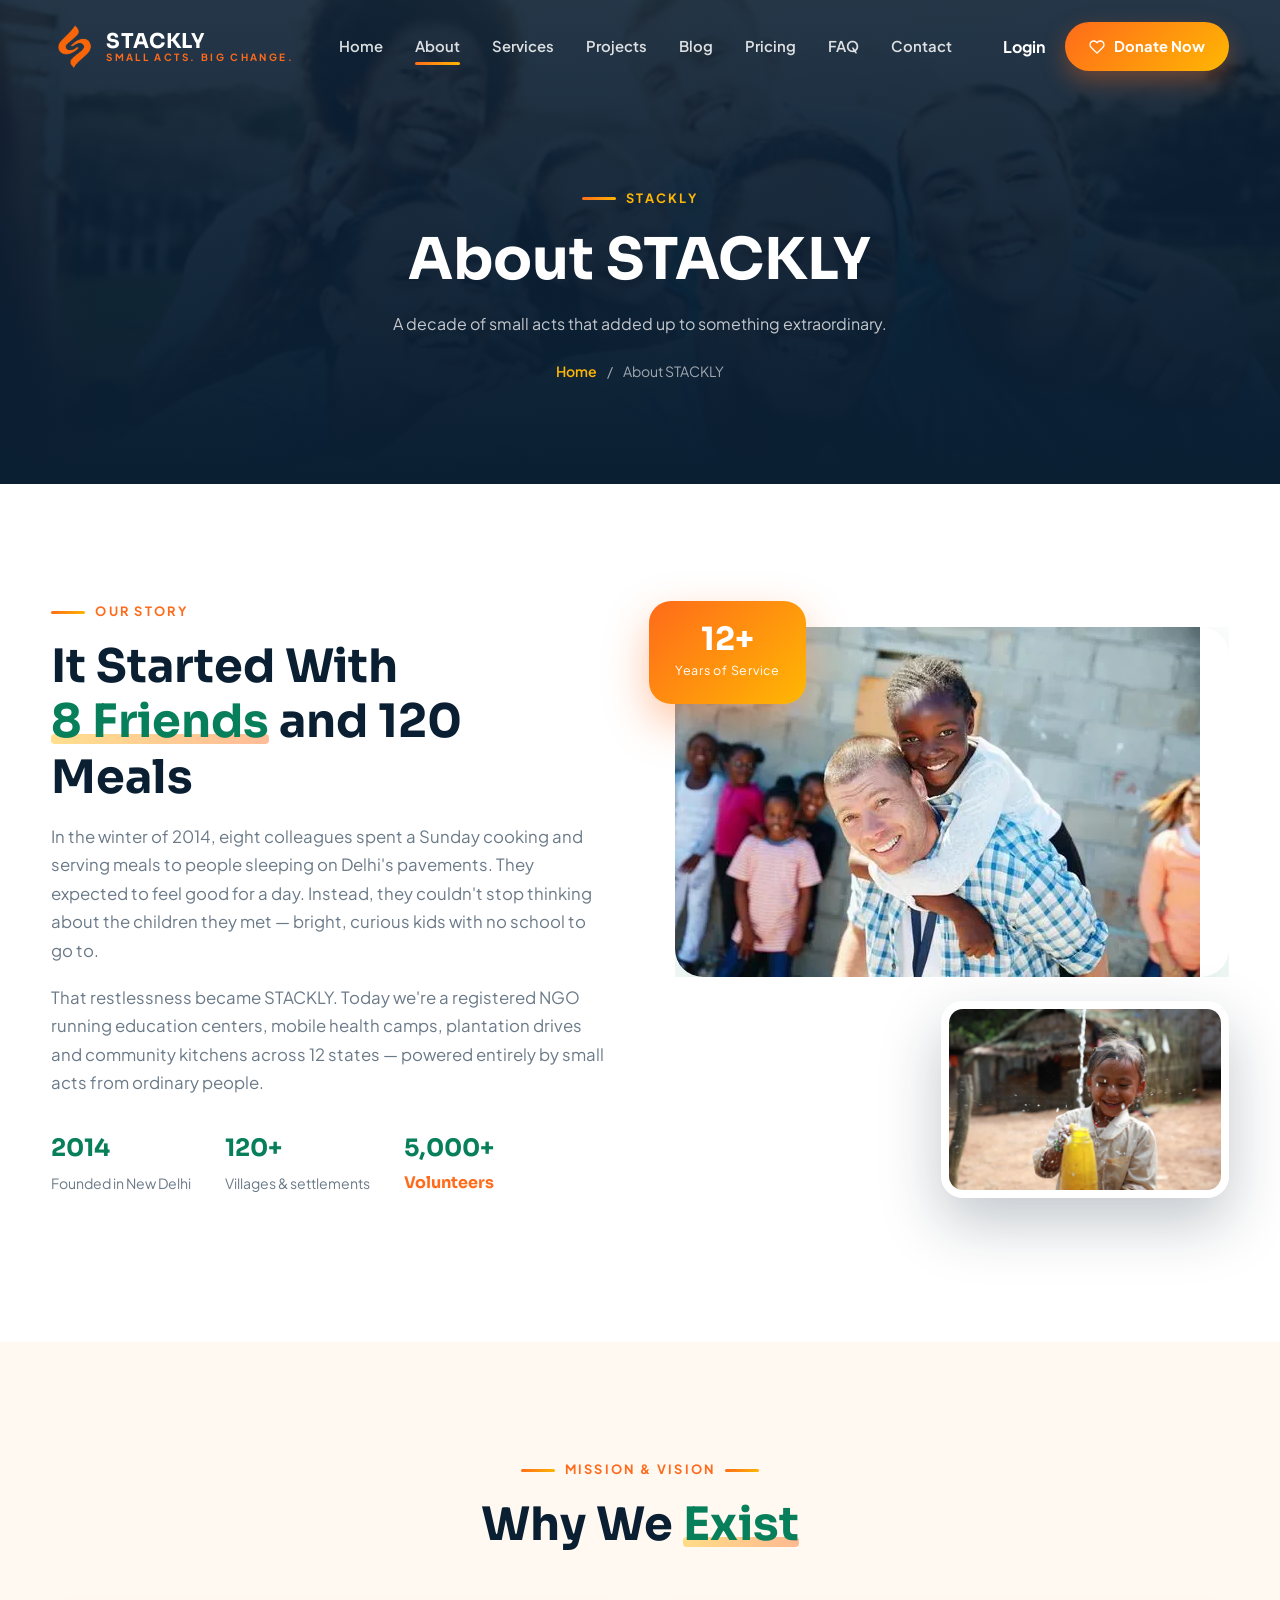
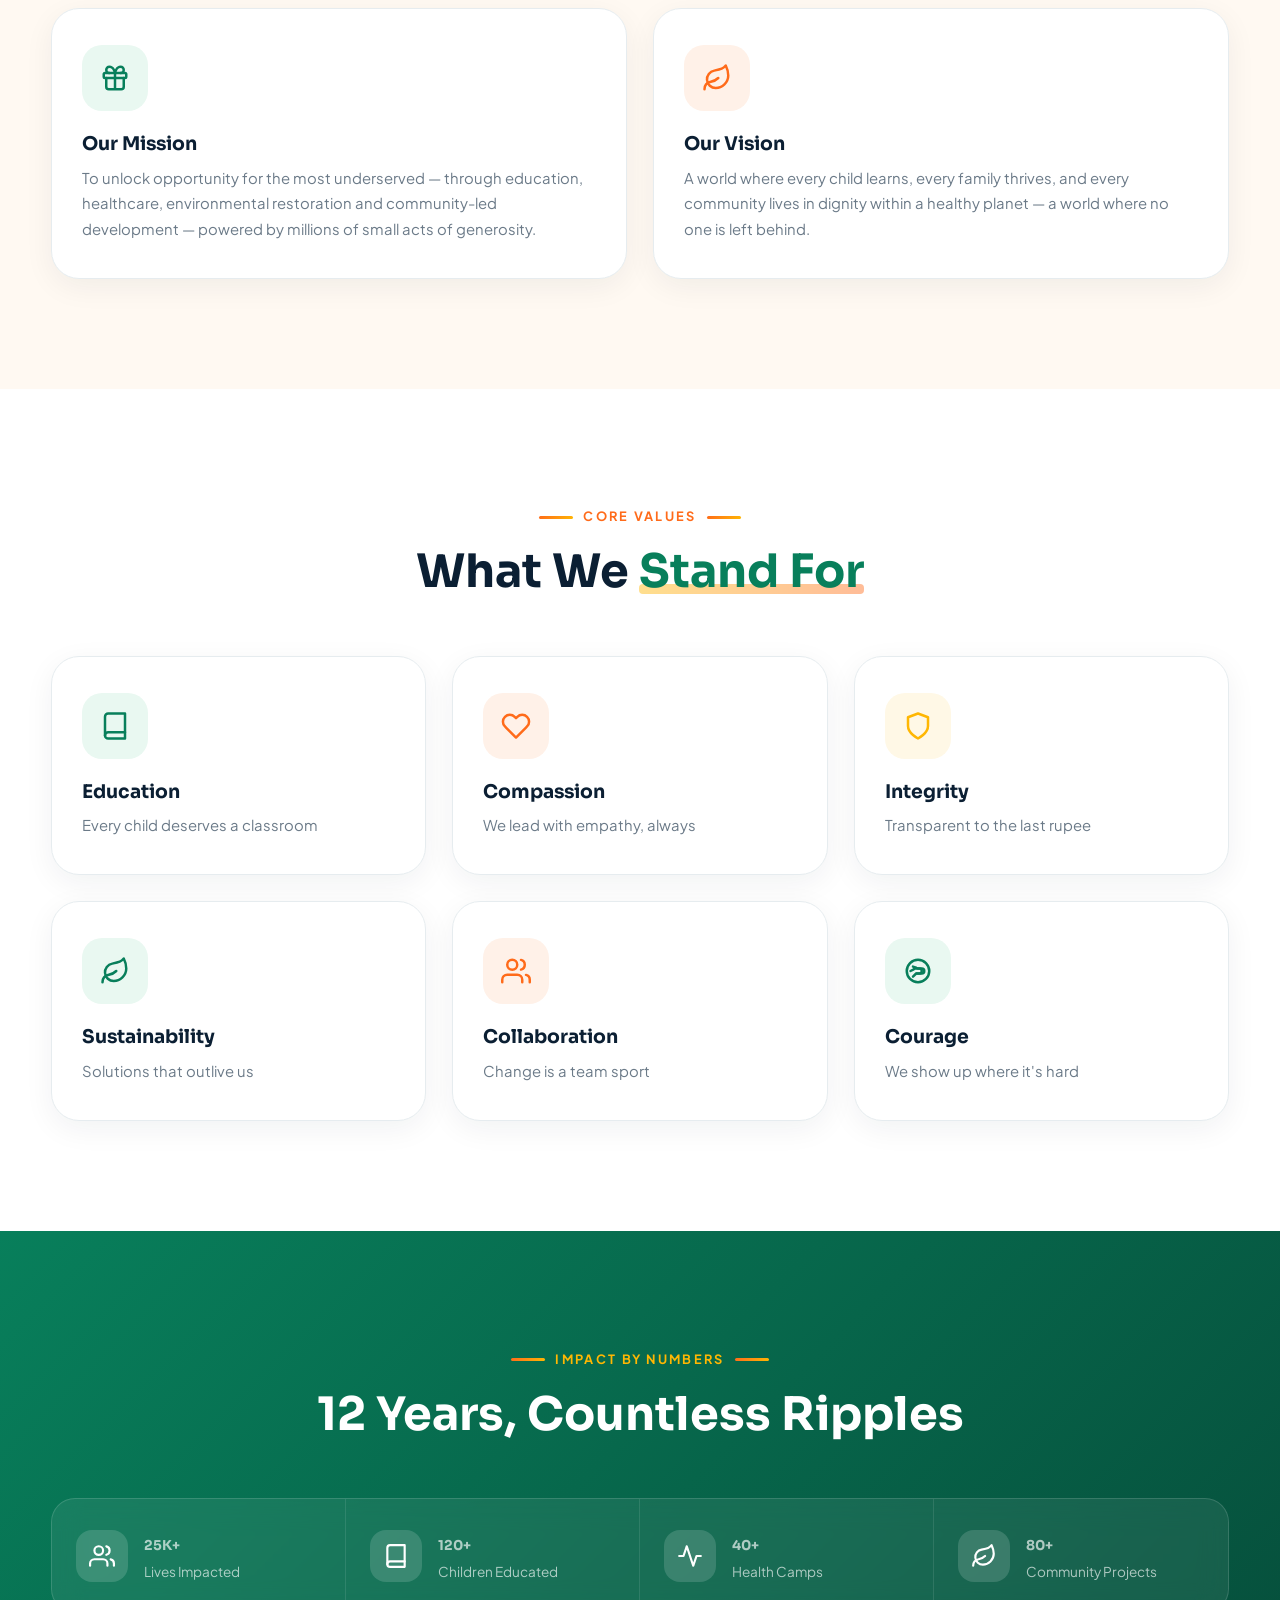
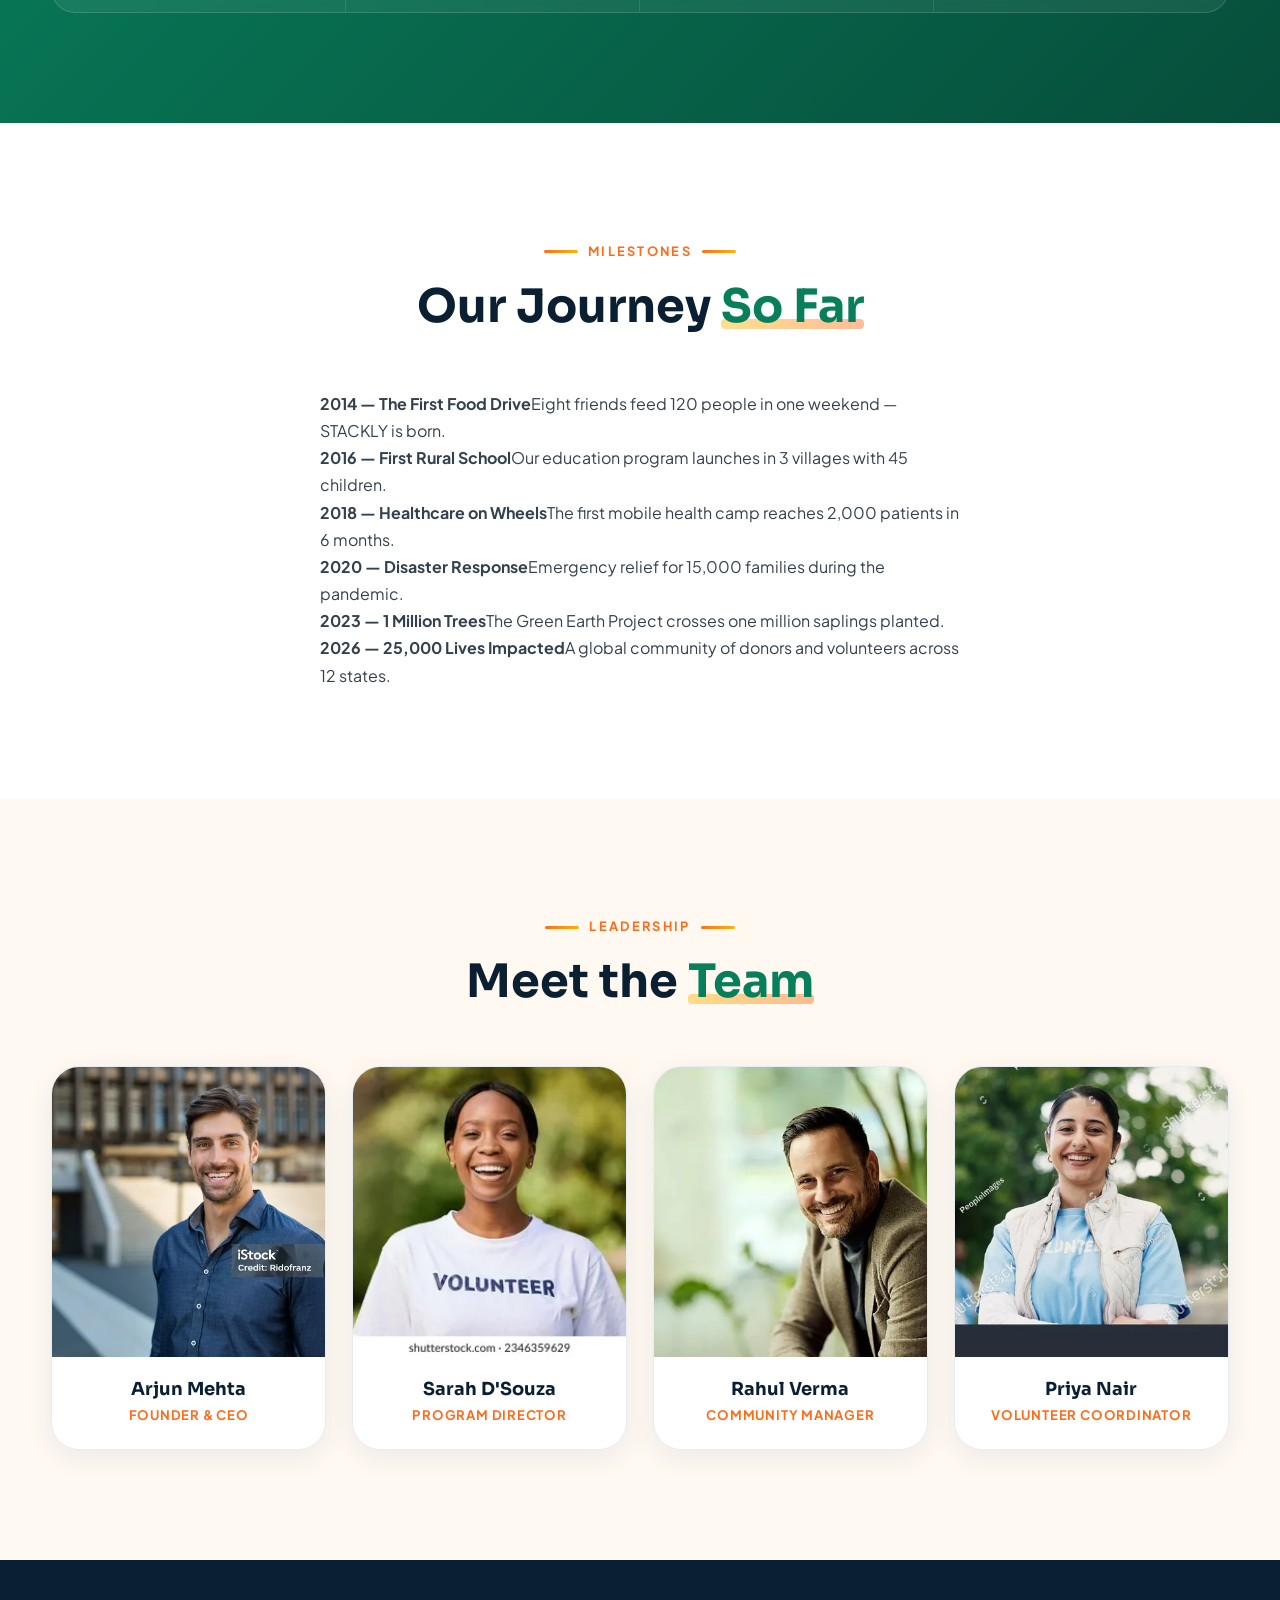
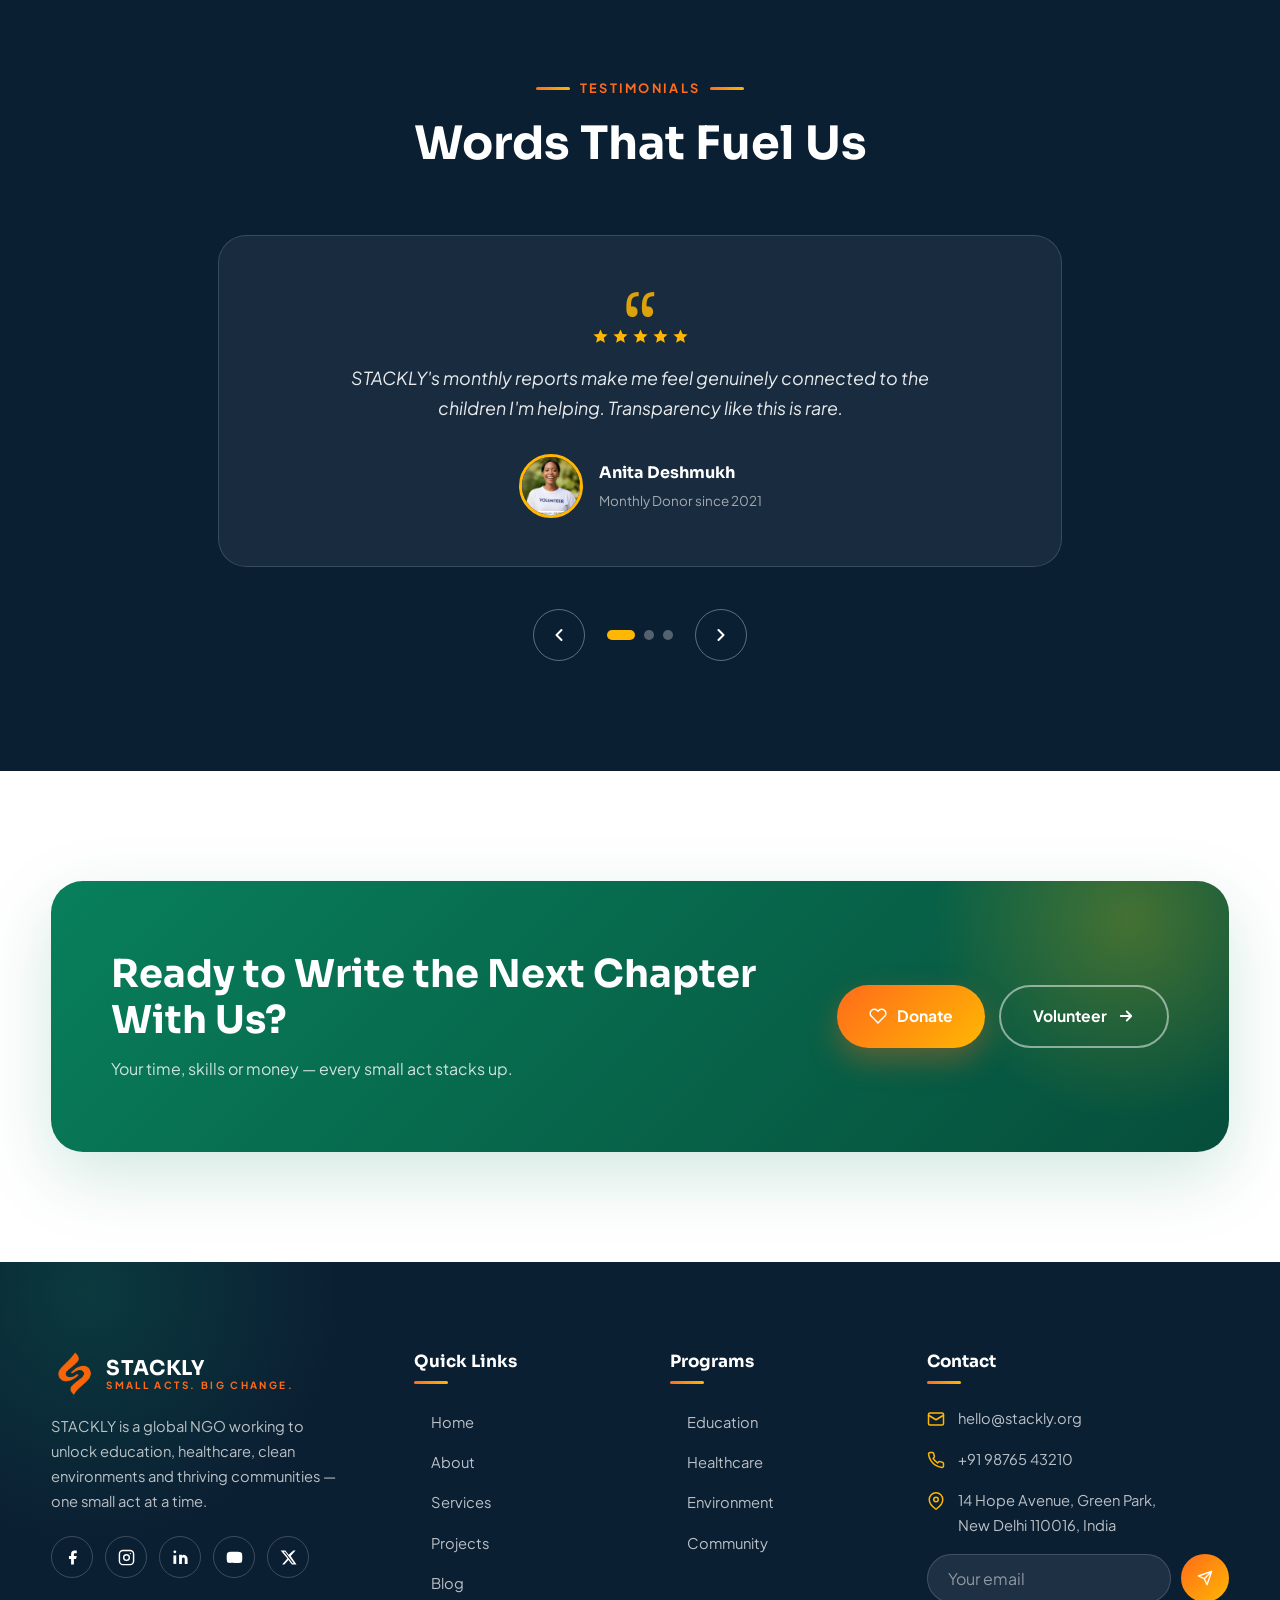
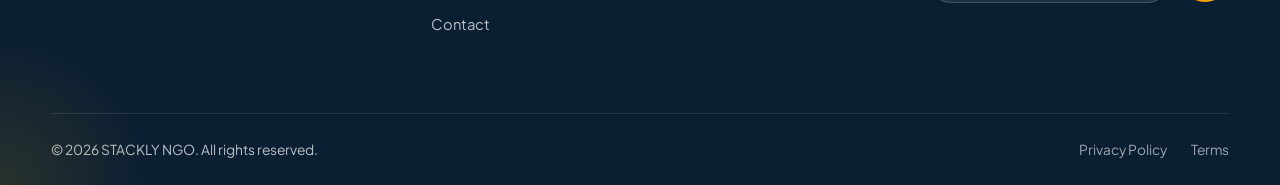
<file: about.html>
<!DOCTYPE html>
<html lang="en">
<head>
<meta charset="UTF-8">
<meta name="viewport" content="width=device-width, initial-scale=1.0">
<meta name="description" content="Our story, mission, vision, values and the timeline of STACKLY's journey.">
<title>About Us — STACKLY NGO</title>
<link rel="icon" type="image/svg+xml" href="svg/logo.svg">
<link rel="preconnect" href="https://fonts.googleapis.com">
<link rel="preconnect" href="https://fonts.gstatic.com" crossorigin>
<link href="https://fonts.googleapis.com/css2?family=Sora:wght@400;600;700;800&family=Plus+Jakarta+Sans:wght@400;500;600;700;800&display=swap" rel="stylesheet">
<link rel="stylesheet" href="https://unpkg.com/aos@2.3.4/dist/aos.css">
<link rel="stylesheet" href="css/style.css">
<link rel="stylesheet" href="css/animation.css">
<link rel="stylesheet" href="css/responsive.css">
</head>

<body>
<div id="site-header"></div>
<section class="page-hero">
  <div class="ph-bg"><img src="img/about/about-team.webp" alt=""></div>
  <div class="container">
    <span class="eyebrow" style="color:var(--gold)">STACKLY</span>
    <h1 class="anim-zoom in">About STACKLY</h1>
    <p class="anim-up d-stagger in" style="--d:.2s">A decade of small acts that added up to something extraordinary.</p>
    <div class="crumbs"><a href="index.html">Home</a><span>/</span><span>About STACKLY</span></div>
  </div>
</section>

<section class="section">
  <div class="container">
    <div class="about-grid">
      <div class="about-copy anim-left" data-aos="fade-right">
        <div class="sec-head" style="margin-bottom:0">
          <span class="eyebrow">Our Story</span>
          <h2 class="sec-title">It Started With <span class="hl">8 Friends</span> and 120 Meals</h2>
        </div>
        <p class="sec-desc" style="margin:18px 0">In the winter of 2014, eight colleagues spent a Sunday cooking and serving meals to people sleeping on Delhi's pavements. They expected to feel good for a day. Instead, they couldn't stop thinking about the children they met — bright, curious kids with no school to go to.</p>
        <p class="sec-desc">That restlessness became STACKLY. Today we're a registered NGO running education centers, mobile health camps, plantation drives and community kitchens across 12 states — powered entirely by small acts from ordinary people.</p>
        <div class="about-mini" style="margin-top:30px">
          <div><strong>2014</strong><span>Founded in New Delhi</span></div>
          <div><strong>120+</strong><span>Villages & settlements</span></div>
          <div><strong>5,000+</strong><strong style="font-size:1rem;color:var(--orange)">Volunteers</strong></div>
        </div>
      </div>
      <div class="about-media anim-right" data-aos="fade-left">
        <div class="exp-badge"><strong>12+</strong><span>Years of Service</span></div>
        <div class="main-img img-reveal in"><img src="img/about/about-main.webp" alt="Volunteer playing with children"></div>
        <div class="sub-img"><img src="img/hero/hero-main.webp" alt="Child enjoying clean water"></div>
      </div>
    </div>
  </div>
</section>

<section class="section section-cream">
  <div class="container">
    <div class="sec-head center" data-aos="fade-up">
      <span class="eyebrow">Mission & Vision</span>
      <h2 class="sec-title">Why We <span class="hl">Exist</span></h2>
    </div>
    <div class="why-grid mission-grid">
      <div class="why-card" data-aos="fade-right">
        <div class="why-icon"><svg viewBox="0 0 24 24" fill="none" stroke="currentColor" stroke-width="2" stroke-linecap="round" stroke-linejoin="round"><rect x="3" y="8" width="18" height="4" rx="1"/><path d="M12 8v13M19 12v7a2 2 0 0 1-2 2H7a2 2 0 0 1-2-2v-7"/><path d="M7.5 8a2.5 2.5 0 0 1 0-5C11 3 12 8 12 8s1-5 4.5-5a2.5 2.5 0 0 1 0 5"/></svg></div>
        <h3>Our Mission</h3>
        <p>To unlock opportunity for the most underserved — through education, healthcare, environmental restoration and community-led development — powered by millions of small acts of generosity.</p>
      </div>
      <div class="why-card" data-aos="fade-left">
        <div class="why-icon"><svg viewBox="0 0 24 24" fill="none" stroke="currentColor" stroke-width="2" stroke-linecap="round" stroke-linejoin="round"><path d="M11 20A7 7 0 0 1 9.8 6.1C15.5 5 17 4.48 19 2c1 2 2 4.18 2 8 0 5.5-4.78 10-10 10z"/><path d="M2 21c0-3 1.85-5.36 5.08-6C9.5 14.52 12 13 13 12"/></svg></div>
        <h3>Our Vision</h3>
        <p>A world where every child learns, every family thrives, and every community lives in dignity within a healthy planet — a world where no one is left behind.</p>
      </div>
    </div>
  </div>
</section>

<section class="section">
  <div class="container">
    <div class="sec-head center" data-aos="fade-up">
      <span class="eyebrow">Core Values</span>
      <h2 class="sec-title">What We <span class="hl">Stand For</span></h2>
    </div>
    <div class="why-grid">
      <div class="why-card" data-aos="fade-up" data-aos-delay="0"><div class="why-icon"><svg viewBox="0 0 24 24" fill="none" stroke="currentColor" stroke-width="2" stroke-linecap="round" stroke-linejoin="round"><path d="M4 19.5A2.5 2.5 0 0 1 6.5 17H20"/><path d="M6.5 2H20v20H6.5A2.5 2.5 0 0 1 4 19.5v-15A2.5 2.5 0 0 1 6.5 2z"/></svg></div><h3>Education</h3><p>Every child deserves a classroom</p></div>
      <div class="why-card" data-aos="fade-up" data-aos-delay="70"><div class="why-icon"><svg viewBox="0 0 24 24" fill="none" stroke="currentColor" stroke-width="2" stroke-linecap="round" stroke-linejoin="round"><path d="M20.84 4.61a5.5 5.5 0 0 0-7.78 0L12 5.67l-1.06-1.06a5.5 5.5 0 0 0-7.78 7.78l1.06 1.06L12 21.23l7.78-7.78 1.06-1.06a5.5 5.5 0 0 0 0-7.78z"/></svg></div><h3>Compassion</h3><p>We lead with empathy, always</p></div>
      <div class="why-card" data-aos="fade-up" data-aos-delay="140"><div class="why-icon"><svg viewBox="0 0 24 24" fill="none" stroke="currentColor" stroke-width="2" stroke-linecap="round" stroke-linejoin="round"><path d="M12 22s8-4 8-10V5l-8-3-8 3v7c0 6 8 10 8 10z"/></svg></div><h3>Integrity</h3><p>Transparent to the last rupee</p></div>
      <div class="why-card" data-aos="fade-up" data-aos-delay="210"><div class="why-icon"><svg viewBox="0 0 24 24" fill="none" stroke="currentColor" stroke-width="2" stroke-linecap="round" stroke-linejoin="round"><path d="M11 20A7 7 0 0 1 9.8 6.1C15.5 5 17 4.48 19 2c1 2 2 4.18 2 8 0 5.5-4.78 10-10 10z"/><path d="M2 21c0-3 1.85-5.36 5.08-6C9.5 14.52 12 13 13 12"/></svg></div><h3>Sustainability</h3><p>Solutions that outlive us</p></div>
      <div class="why-card" data-aos="fade-up" data-aos-delay="280"><div class="why-icon"><svg viewBox="0 0 24 24" fill="none" stroke="currentColor" stroke-width="2" stroke-linecap="round" stroke-linejoin="round"><path d="M17 21v-2a4 4 0 0 0-4-4H5a4 4 0 0 0-4 4v2"/><circle cx="9" cy="7" r="4"/><path d="M23 21v-2a4 4 0 0 0-3-3.87M16 3.13a4 4 0 0 1 0 7.75"/></svg></div><h3>Collaboration</h3><p>Change is a team sport</p></div>
      <div class="why-card" data-aos="fade-up" data-aos-delay="350"><div class="why-icon"><svg viewBox="0 0 24 24" fill="none" stroke="currentColor" stroke-width="2" stroke-linecap="round" stroke-linejoin="round"><path d="M11 14h2a2 2 0 1 0 0-4h-3c-.6 0-1.1.27-1.4.7L6 12"/><path d="M8 16.5 10.5 14h4.5a2 2 0 1 0 0-4h-3c-.6 0-1.1-.27-1.4-.7L8 8.5"/><path d="M21 12a9 9 0 1 1-18 0 9 9 0 0 1 18 0z"/></svg></div><h3>Courage</h3><p>We show up where it's hard</p></div>
    </div>
  </div>
</section>

<section class="section section-green">
  <div class="container">
    <div class="sec-head center" data-aos="fade-up">
      <span class="eyebrow" style="color:var(--gold)">Impact by Numbers</span>
      <h2 class="sec-title">12 Years, Countless Ripples</h2>
    </div>
    <div class="hero-stats anim-up in" style="margin-top:0">
      <div class="hstat"><div class="hs-ic" style="background:rgba(255,255,255,.15)"><svg viewBox="0 0 24 24" fill="none" stroke="currentColor" stroke-width="2" stroke-linecap="round" stroke-linejoin="round"><path d="M17 21v-2a4 4 0 0 0-4-4H5a4 4 0 0 0-4 4v2"/><circle cx="9" cy="7" r="4"/><path d="M23 21v-2a4 4 0 0 0-3-3.87M16 3.13a4 4 0 0 1 0 7.75"/></svg></div><div><strong><span data-count="25" data-suffix="K+">0</span></strong><span>Lives Impacted</span></div></div>
      <div class="hstat"><div class="hs-ic" style="background:rgba(255,255,255,.15)"><svg viewBox="0 0 24 24" fill="none" stroke="currentColor" stroke-width="2" stroke-linecap="round" stroke-linejoin="round"><path d="M4 19.5A2.5 2.5 0 0 1 6.5 17H20"/><path d="M6.5 2H20v20H6.5A2.5 2.5 0 0 1 4 19.5v-15A2.5 2.5 0 0 1 6.5 2z"/></svg></div><div><strong><span data-count="120" data-suffix="+">0</span></strong><span>Children Educated</span></div></div>
      <div class="hstat"><div class="hs-ic" style="background:rgba(255,255,255,.15)"><svg viewBox="0 0 24 24" fill="none" stroke="currentColor" stroke-width="2" stroke-linecap="round" stroke-linejoin="round"><path d="M22 12h-4l-3 9L9 3l-3 9H2"/></svg></div><div><strong><span data-count="40" data-suffix="+">0</span></strong><span>Health Camps</span></div></div>
      <div class="hstat"><div class="hs-ic" style="background:rgba(255,255,255,.15)"><svg viewBox="0 0 24 24" fill="none" stroke="currentColor" stroke-width="2" stroke-linecap="round" stroke-linejoin="round"><path d="M11 20A7 7 0 0 1 9.8 6.1C15.5 5 17 4.48 19 2c1 2 2 4.18 2 8 0 5.5-4.78 10-10 10z"/><path d="M2 21c0-3 1.85-5.36 5.08-6C9.5 14.52 12 13 13 12"/></svg></div><div><strong><span data-count="80" data-suffix="+">0</span></strong><span>Community Projects</span></div></div>
    </div>
  </div>
</section>

<section class="section">
  <div class="container">
    <div class="sec-head center" data-aos="fade-up">
      <span class="eyebrow">Milestones</span>
      <h2 class="sec-title">Our Journey <span class="hl">So Far</span></h2>
    </div>
    <div style="max-width:640px;margin-inline:auto">
      <ul class="timeline">
        <li data-aos="fade-up" data-aos-delay="0"><strong>2014 — The First Food Drive</strong><span>Eight friends feed 120 people in one weekend — STACKLY is born.</span></li>
        <li data-aos="fade-up" data-aos-delay="80"><strong>2016 — First Rural School</strong><span>Our education program launches in 3 villages with 45 children.</span></li>
        <li data-aos="fade-up" data-aos-delay="160"><strong>2018 — Healthcare on Wheels</strong><span>The first mobile health camp reaches 2,000 patients in 6 months.</span></li>
        <li data-aos="fade-up" data-aos-delay="240"><strong>2020 — Disaster Response</strong><span>Emergency relief for 15,000 families during the pandemic.</span></li>
        <li data-aos="fade-up" data-aos-delay="320"><strong>2023 — 1 Million Trees</strong><span>The Green Earth Project crosses one million saplings planted.</span></li>
        <li data-aos="fade-up" data-aos-delay="400"><strong>2026 — 25,000 Lives Impacted</strong><span>A global community of donors and volunteers across 12 states.</span></li>
      </ul>
    </div>
  </div>
</section>

<section class="section section-cream">
  <div class="container">
    <div class="sec-head center" data-aos="fade-up">
      <span class="eyebrow">Leadership</span>
      <h2 class="sec-title">Meet the <span class="hl">Team</span></h2>
    </div>
    <div class="team-grid">
          <article class="team-card" data-aos="fade-up" data-aos-delay="0">
            <div class="team-img"><img src="img/team/team-founder.webp" alt="Arjun Mehta" loading="lazy">
              <div class="team-social"><a href="#" aria-label="Social link"><svg viewBox="0 0 24 24" fill="currentColor"><path d="M18 2h-3a5 5 0 0 0-5 5v3H7v4h3v8h4v-8h3l1-4h-4V7a1 1 0 0 1 1-1h3z"/></svg></a><a href="#" aria-label="Social link"><svg viewBox="0 0 24 24" fill="currentColor"><path d="M18.9 2H22l-6.9 7.9L23.3 22h-6.4l-5-6.6L6.1 22H3l7.4-8.5L1 2h6.6l4.5 6L18.9 2z"/></svg></a><a href="#" aria-label="Social link"><svg viewBox="0 0 24 24" fill="currentColor"><path d="M16 8a6 6 0 0 1 6 6v7h-4v-7a2 2 0 0 0-4 0v7h-4V8h4v1.5A5.5 5.5 0 0 1 16 8z"/><rect x="2" y="9" width="4" height="12"/><circle cx="4" cy="4" r="2"/></svg></a></div>
            </div>
            <div class="team-body"><h3>Arjun Mehta</h3><span>Founder & CEO</span></div>
          </article>
          <article class="team-card" data-aos="fade-up" data-aos-delay="90">
            <div class="team-img"><img src="img/team/team-director.webp" alt="Sarah D'Souza" loading="lazy">
              <div class="team-social"><a href="#" aria-label="Social link"><svg viewBox="0 0 24 24" fill="none" stroke="currentColor" stroke-width="2" stroke-linecap="round" stroke-linejoin="round"><rect x="2" y="2" width="20" height="20" rx="5"/><circle cx="12" cy="12" r="4"/><line x1="17.5" y1="6.5" x2="17.51" y2="6.5"/></svg></a><a href="#" aria-label="Social link"><svg viewBox="0 0 24 24" fill="currentColor"><path d="M18.9 2H22l-6.9 7.9L23.3 22h-6.4l-5-6.6L6.1 22H3l7.4-8.5L1 2h6.6l4.5 6L18.9 2z"/></svg></a><a href="#" aria-label="Social link"><svg viewBox="0 0 24 24" fill="currentColor"><path d="M16 8a6 6 0 0 1 6 6v7h-4v-7a2 2 0 0 0-4 0v7h-4V8h4v1.5A5.5 5.5 0 0 1 16 8z"/><rect x="2" y="9" width="4" height="12"/><circle cx="4" cy="4" r="2"/></svg></a></div>
            </div>
            <div class="team-body"><h3>Sarah D'Souza</h3><span>Program Director</span></div>
          </article>
          <article class="team-card" data-aos="fade-up" data-aos-delay="180">
            <div class="team-img"><img src="img/team/team-manager.webp" alt="Rahul Verma" loading="lazy">
              <div class="team-social"><a href="#" aria-label="Social link"><svg viewBox="0 0 24 24" fill="currentColor"><path d="M16 8a6 6 0 0 1 6 6v7h-4v-7a2 2 0 0 0-4 0v7h-4V8h4v1.5A5.5 5.5 0 0 1 16 8z"/><rect x="2" y="9" width="4" height="12"/><circle cx="4" cy="4" r="2"/></svg></a><a href="#" aria-label="Social link"><svg viewBox="0 0 24 24" fill="currentColor"><path d="M18.9 2H22l-6.9 7.9L23.3 22h-6.4l-5-6.6L6.1 22H3l7.4-8.5L1 2h6.6l4.5 6L18.9 2z"/></svg></a><a href="#" aria-label="Social link"><svg viewBox="0 0 24 24" fill="currentColor"><path d="M16 8a6 6 0 0 1 6 6v7h-4v-7a2 2 0 0 0-4 0v7h-4V8h4v1.5A5.5 5.5 0 0 1 16 8z"/><rect x="2" y="9" width="4" height="12"/><circle cx="4" cy="4" r="2"/></svg></a></div>
            </div>
            <div class="team-body"><h3>Rahul Verma</h3><span>Community Manager</span></div>
          </article>
          <article class="team-card" data-aos="fade-up" data-aos-delay="270">
            <div class="team-img"><img src="img/team/team-coordinator.webp" alt="Priya Nair" loading="lazy">
              <div class="team-social"><a href="#" aria-label="Social link"><svg viewBox="0 0 24 24" fill="currentColor"><path d="M18.9 2H22l-6.9 7.9L23.3 22h-6.4l-5-6.6L6.1 22H3l7.4-8.5L1 2h6.6l4.5 6L18.9 2z"/></svg></a><a href="#" aria-label="Social link"><svg viewBox="0 0 24 24" fill="currentColor"><path d="M18.9 2H22l-6.9 7.9L23.3 22h-6.4l-5-6.6L6.1 22H3l7.4-8.5L1 2h6.6l4.5 6L18.9 2z"/></svg></a><a href="#" aria-label="Social link"><svg viewBox="0 0 24 24" fill="currentColor"><path d="M16 8a6 6 0 0 1 6 6v7h-4v-7a2 2 0 0 0-4 0v7h-4V8h4v1.5A5.5 5.5 0 0 1 16 8z"/><rect x="2" y="9" width="4" height="12"/><circle cx="4" cy="4" r="2"/></svg></a></div>
            </div>
            <div class="team-body"><h3>Priya Nair</h3><span>Volunteer Coordinator</span></div>
          </article>
    </div>
  </div>
</section>

<section class="section-navy section testi-sec">
  <div class="container">
    <div class="sec-head center" data-aos="fade-up">
      <span class="eyebrow">Testimonials</span>
      <h2 class="sec-title">Words That Fuel Us</h2>
    </div>
    <div class="testi-shell" data-aos="zoom-in">
      <div class="testi-track-wrap"><div class="testi-track" id="testiTrack">
            <div class="testi-slide">
              <div class="testi-card">
                <div class="testi-quote">&ldquo;</div>
                <div class="stars"><svg viewBox="0 0 24 24" fill="currentColor"><path d="M12 2l2.9 6.6 7.1.6-5.4 4.7 1.6 7-6.2-3.7-6.2 3.7 1.6-7L2 9.2l7.1-.6z"/></svg><svg viewBox="0 0 24 24" fill="currentColor"><path d="M12 2l2.9 6.6 7.1.6-5.4 4.7 1.6 7-6.2-3.7-6.2 3.7 1.6-7L2 9.2l7.1-.6z"/></svg><svg viewBox="0 0 24 24" fill="currentColor"><path d="M12 2l2.9 6.6 7.1.6-5.4 4.7 1.6 7-6.2-3.7-6.2 3.7 1.6-7L2 9.2l7.1-.6z"/></svg><svg viewBox="0 0 24 24" fill="currentColor"><path d="M12 2l2.9 6.6 7.1.6-5.4 4.7 1.6 7-6.2-3.7-6.2 3.7 1.6-7L2 9.2l7.1-.6z"/></svg><svg viewBox="0 0 24 24" fill="currentColor"><path d="M12 2l2.9 6.6 7.1.6-5.4 4.7 1.6 7-6.2-3.7-6.2 3.7 1.6-7L2 9.2l7.1-.6z"/></svg></div>
                <p class="testi-text">STACKLY's monthly reports make me feel genuinely connected to the children I'm helping. Transparency like this is rare.</p>
                <div class="testi-person"><img src="img/testimonials/t-1.webp" alt="Anita Deshmukh"><div class="tp-meta"><strong>Anita Deshmukh</strong><span>Monthly Donor since 2021</span></div></div>
              </div>
            </div>
            <div class="testi-slide">
              <div class="testi-card">
                <div class="testi-quote">&ldquo;</div>
                <div class="stars"><svg viewBox="0 0 24 24" fill="currentColor"><path d="M12 2l2.9 6.6 7.1.6-5.4 4.7 1.6 7-6.2-3.7-6.2 3.7 1.6-7L2 9.2l7.1-.6z"/></svg><svg viewBox="0 0 24 24" fill="currentColor"><path d="M12 2l2.9 6.6 7.1.6-5.4 4.7 1.6 7-6.2-3.7-6.2 3.7 1.6-7L2 9.2l7.1-.6z"/></svg><svg viewBox="0 0 24 24" fill="currentColor"><path d="M12 2l2.9 6.6 7.1.6-5.4 4.7 1.6 7-6.2-3.7-6.2 3.7 1.6-7L2 9.2l7.1-.6z"/></svg><svg viewBox="0 0 24 24" fill="currentColor"><path d="M12 2l2.9 6.6 7.1.6-5.4 4.7 1.6 7-6.2-3.7-6.2 3.7 1.6-7L2 9.2l7.1-.6z"/></svg><svg viewBox="0 0 24 24" fill="currentColor"><path d="M12 2l2.9 6.6 7.1.6-5.4 4.7 1.6 7-6.2-3.7-6.2 3.7 1.6-7L2 9.2l7.1-.6z"/></svg></div>
                <p class="testi-text">We partnered for a district education program. The professionalism, data and heart their team brings is world-class.</p>
                <div class="testi-person"><img src="img/testimonials/t-2.webp" alt="Vikram Rao"><div class="tp-meta"><strong>Vikram Rao</strong><span>CSR Partner, TechNova</span></div></div>
              </div>
            </div>
            <div class="testi-slide">
              <div class="testi-card">
                <div class="testi-quote">&ldquo;</div>
                <div class="stars"><svg viewBox="0 0 24 24" fill="currentColor"><path d="M12 2l2.9 6.6 7.1.6-5.4 4.7 1.6 7-6.2-3.7-6.2 3.7 1.6-7L2 9.2l7.1-.6z"/></svg><svg viewBox="0 0 24 24" fill="currentColor"><path d="M12 2l2.9 6.6 7.1.6-5.4 4.7 1.6 7-6.2-3.7-6.2 3.7 1.6-7L2 9.2l7.1-.6z"/></svg><svg viewBox="0 0 24 24" fill="currentColor"><path d="M12 2l2.9 6.6 7.1.6-5.4 4.7 1.6 7-6.2-3.7-6.2 3.7 1.6-7L2 9.2l7.1-.6z"/></svg><svg viewBox="0 0 24 24" fill="currentColor"><path d="M12 2l2.9 6.6 7.1.6-5.4 4.7 1.6 7-6.2-3.7-6.2 3.7 1.6-7L2 9.2l7.1-.6z"/></svg><svg viewBox="0 0 24 24" fill="currentColor"><path d="M12 2l2.9 6.6 7.1.6-5.4 4.7 1.6 7-6.2-3.7-6.2 3.7 1.6-7L2 9.2l7.1-.6z"/></svg></div>
                <p class="testi-text">From tree plantations to health camps — every weekend with STACKLY reminds me why small acts truly create big change.</p>
                <div class="testi-person"><img src="img/testimonials/t-3.webp" alt="Farah Khan"><div class="tp-meta"><strong>Farah Khan</strong><span>Volunteer, Mumbai Chapter</span></div></div>
              </div>
            </div>
      </div></div>
      <div class="testi-nav">
        <button class="t-btn" id="tPrev" aria-label="Previous"><svg viewBox="0 0 24 24" fill="none" stroke="currentColor" stroke-width="2.4" stroke-linecap="round" stroke-linejoin="round"><path d="M15 18l-6-6 6-6"/></svg></button>
        <div class="testi-dots" id="testiDots"></div>
        <button class="t-btn" id="tNext" aria-label="Next"><svg viewBox="0 0 24 24" fill="none" stroke="currentColor" stroke-width="2.4" stroke-linecap="round" stroke-linejoin="round"><path d="M9 18l6-6-6-6"/></svg></button>
      </div>
    </div>
  </div>
</section>

<section class="section">
  <div class="container">
    <div class="news-box" data-aos="zoom-in" style="grid-template-columns:1fr auto">
      <div>
        <h2>Ready to Write the Next Chapter With Us?</h2>
        <p>Your time, skills or money — every small act stacks up.</p>
      </div>
      <div style="display:flex;gap:14px;flex-wrap:wrap;position:relative;z-index:2">
        <a href="index.html#donate" class="btn btn-primary"><svg viewBox="0 0 24 24" fill="none" stroke="currentColor" stroke-width="2" stroke-linecap="round" stroke-linejoin="round"><path d="M20.84 4.61a5.5 5.5 0 0 0-7.78 0L12 5.67l-1.06-1.06a5.5 5.5 0 0 0-7.78 7.78l1.06 1.06L12 21.23l7.78-7.78 1.06-1.06a5.5 5.5 0 0 0 0-7.78z"/></svg> Donate</a>
        <a href="contact.html" class="btn btn-ghost">Volunteer <svg viewBox="0 0 24 24" fill="none" stroke="currentColor" stroke-width="2.4" stroke-linecap="round" stroke-linejoin="round"><path d="M5 12h14M13 6l6 6-6 6"/></svg></a>
      </div>
    </div>
  </div>
</section>

<div id="site-footer"></div>
<script src="https://unpkg.com/aos@2.3.4/dist/aos.js"></script>
<script src="js/main.js"></script>
<script src="js/animation.js"></script>
</body>
</html>
</file>
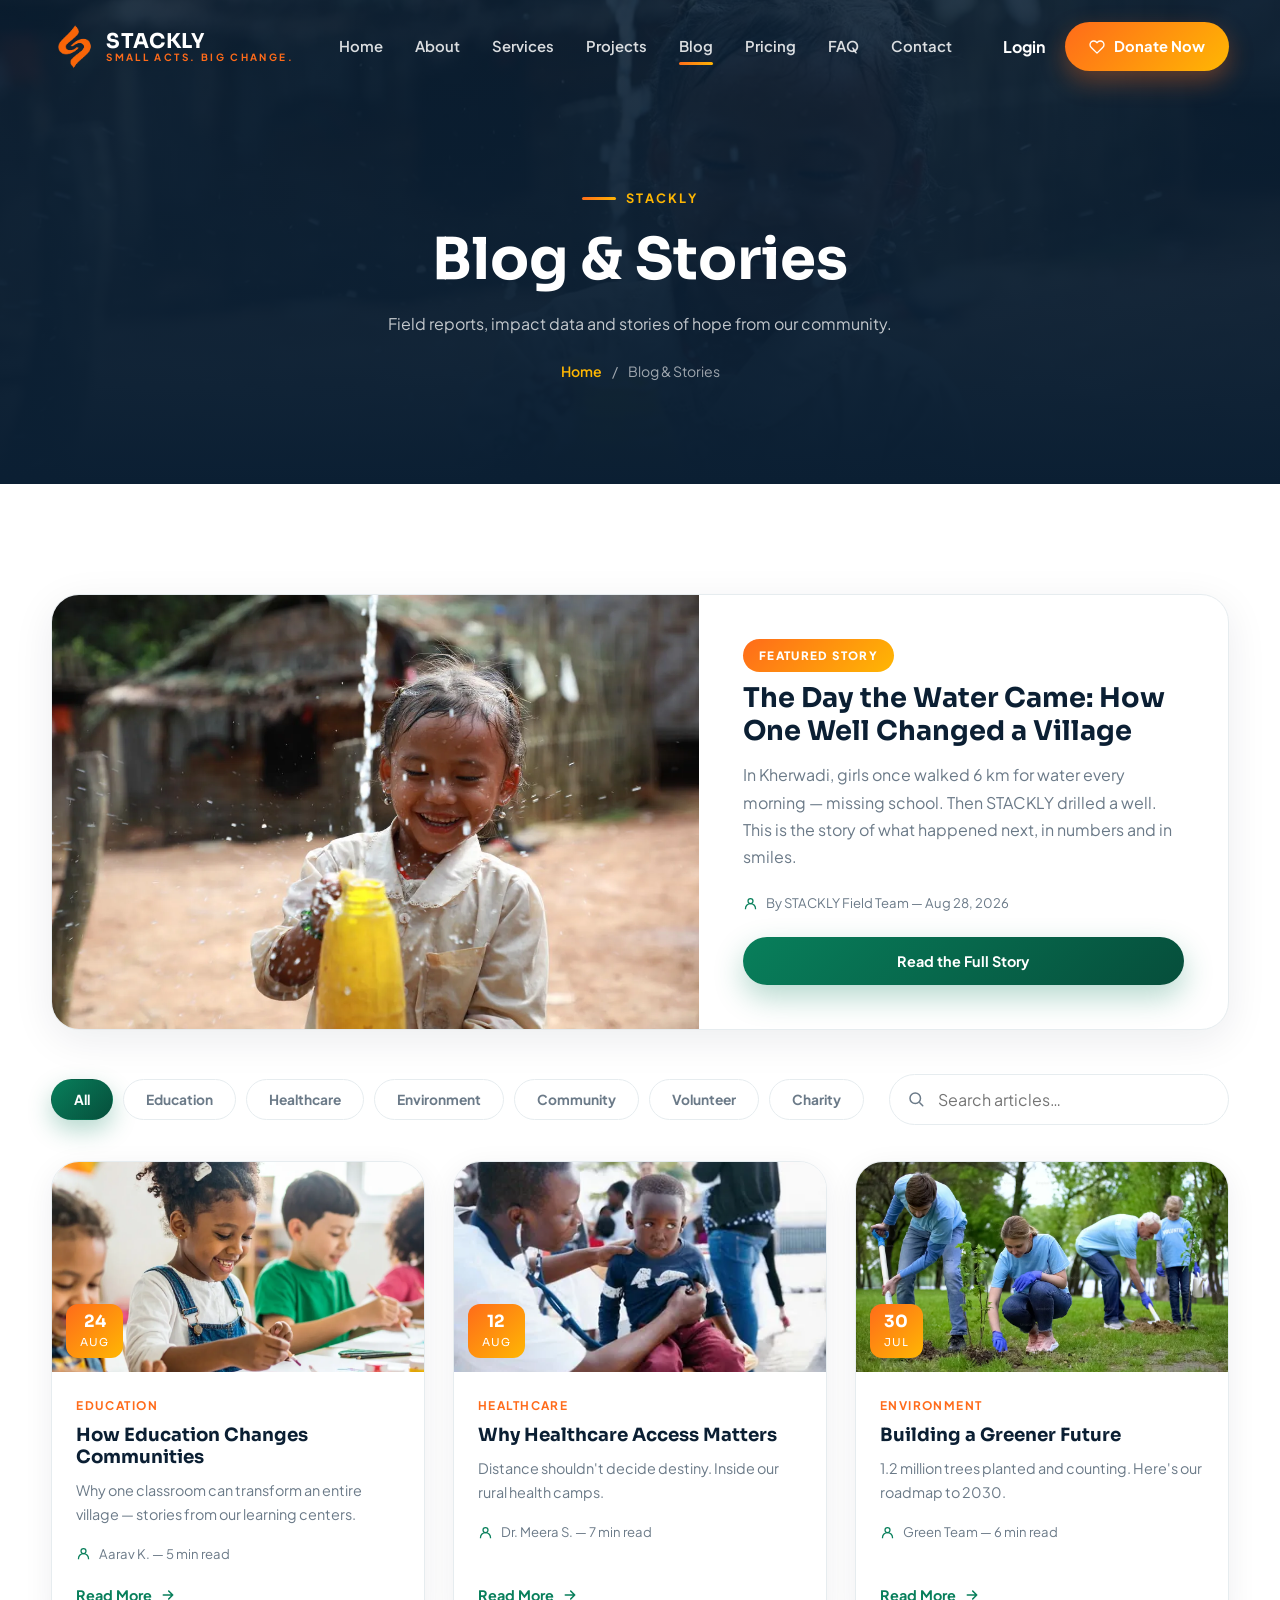
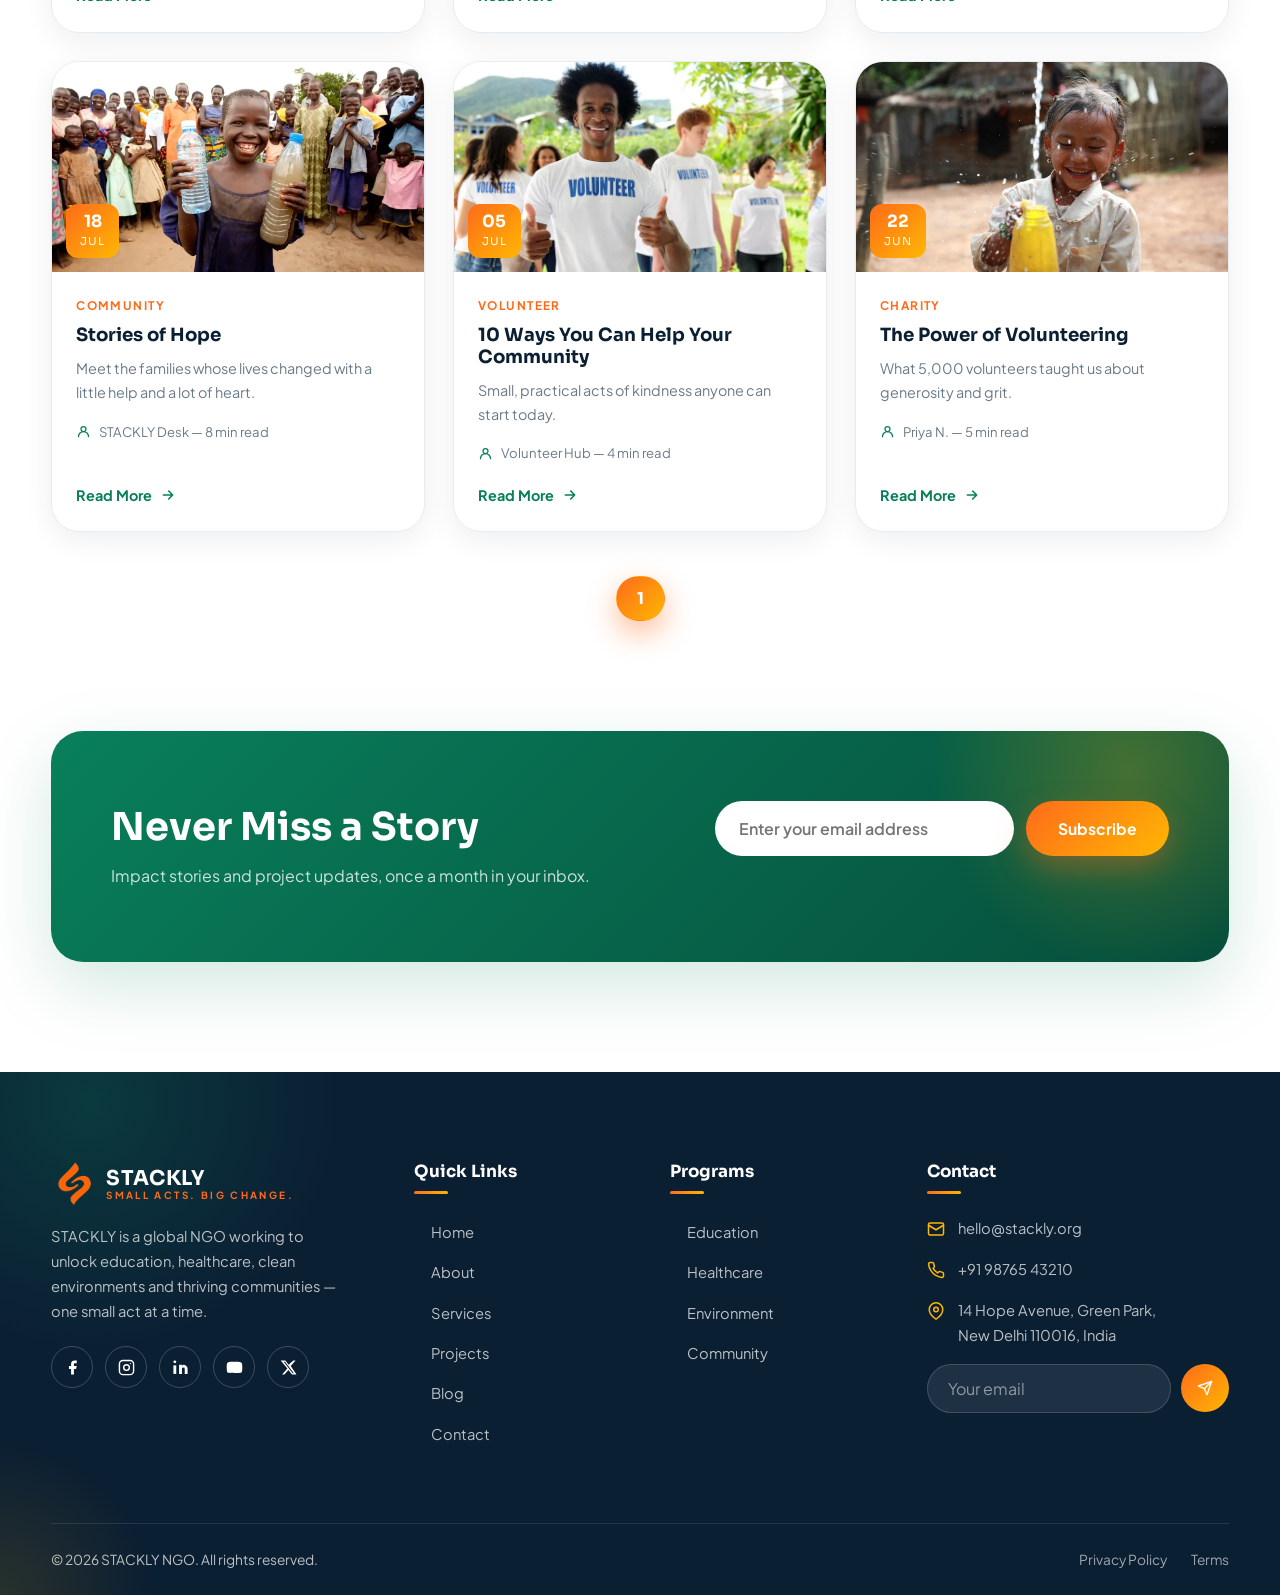
<file: blog.html>
<!DOCTYPE html>
<html lang="en">
<head>
<meta charset="UTF-8">
<meta name="viewport" content="width=device-width, initial-scale=1.0">
<link rel="icon" type="image/svg+xml" href="svg/logo.svg">
<link href="https://fonts.googleapis.com/css2?family=Sora:wght@400;600;700;800&family=Plus+Jakarta+Sans:wght@400;500;600;700;800&display=swap" rel="stylesheet">
<link rel="stylesheet" href="https://unpkg.com/aos@2.3.4/dist/aos.css">
<link rel="stylesheet" href="css/style.css">
<link rel="stylesheet" href="css/animation.css">
<link rel="stylesheet" href="css/responsive.css">
<title>Blog & Stories — STACKLY NGO</title>
<meta name="description" content="Stories, insights and field reports from the STACKLY community.">
<style>
  .blog-tools{display:flex;flex-wrap:wrap;gap:16px;justify-content:space-between;align-items:center;margin-bottom:36px}
  .filter-tabs{display:flex;flex-wrap:wrap;gap:10px}
  .filter-tab{padding:11px 22px;border-radius:100px;border:1.5px solid var(--border);background:#fff;font-weight:700;font-size:.86rem;color:var(--muted);transition:.3s;cursor:pointer}
  .filter-tab:hover{border-color:var(--green);color:var(--green);transform:translateY(-2px)}
  .filter-tab.active{background:var(--grad);color:#fff;border-color:transparent;box-shadow:0 10px 24px rgba(8,127,91,.3)}
  .blog-search{position:relative;min-width:260px;flex:1;max-width:340px}
  .blog-search svg{position:absolute;left:18px;top:50%;transform:translateY(-50%);width:18px;height:18px;color:var(--muted)}
  .blog-search input{width:100%;padding:14px 20px 14px 48px;border-radius:100px;border:1.5px solid var(--border);outline:none;transition:.3s;background:#fff}
  .blog-search input:focus{border-color:var(--green);box-shadow:0 0 0 4px rgba(8,127,91,.12)}
  .featured{display:grid;grid-template-columns:1.1fr .9fr;background:#fff;border-radius:var(--radius-lg);overflow:hidden;box-shadow:0 10px 40px rgba(11,31,51,.08);margin-bottom:44px;border:1px solid var(--border)}
  .featured img{height:100%;min-height:320px;width:100%;object-fit:cover}
  .featured .f-body{padding:44px;display:flex;flex-direction:column;justify-content:center}
  .featured h2{font-size:1.7rem;margin:10px 0 14px}
  .badge-hot{display:inline-block;background:var(--grad-o);color:#fff;font-size:.72rem;font-weight:800;letter-spacing:.12em;text-transform:uppercase;padding:7px 16px;border-radius:100px;width:fit-content}
  #blogEmpty{display:none;text-align:center;padding:60px 0;color:var(--muted);font-weight:600}
  #blogPagination{display:flex;gap:10px;justify-content:center;margin-top:44px;flex-wrap:wrap}
  #blogPagination button{padding:11px 20px;border-radius:100px;border:1.5px solid var(--border);background:#fff;font-weight:700;color:var(--muted);transition:.3s;cursor:pointer}
  #blogPagination button.active{background:var(--grad-o);color:#fff;border-color:transparent}
  @media(max-width:820px){.featured{grid-template-columns:1fr}}
</style>
</head>
<body>
<div id="site-header"></div>
<section class="page-hero">
  <div class="ph-bg"><img src="img/blog/blog-05.webp" alt=""></div>
  <div class="container">
    <span class="eyebrow" style="color:var(--gold)">STACKLY</span>
    <h1 class="anim-zoom in">Blog & Stories</h1>
    <p class="anim-up in" style="--d:.2s">Field reports, impact data and stories of hope from our community.</p>
    <div class="crumbs"><a href="index.html">Home</a><span>/</span><span>Blog & Stories</span></div>
  </div>
</section>
<section class="section">
  <div class="container">
    <article class="featured" data-aos="fade-up">
      <img src="img/blog/blog-05.webp" alt="Child enjoying clean water">
      <div class="f-body">
        <span class="badge-hot">Featured Story</span>
        <h2>The Day the Water Came: How One Well Changed a Village</h2>
        <p style="color:var(--muted);margin-bottom:22px">In Kherwadi, girls once walked 6 km for water every morning — missing school. Then STACKLY drilled a well. This is the story of what happened next, in numbers and in smiles.</p>
        <div class="blog-meta" style="margin-bottom:22px"><svg viewBox="0 0 24 24" width="15" height="15" fill="none" stroke="currentColor" stroke-width="2" style="color:var(--green)"><circle cx="12" cy="8" r="4"/><path d="M4 21v-1a8 8 0 0 1 16 0v1"/></svg><span>By STACKLY Field Team — Aug 28, 2026</span></div>
        <a href="#" class="btn btn-green btn-sm">Read the Full Story</a>
      </div>
    </article>
    <div class="blog-tools" data-aos="fade-up">
      <div class="filter-tabs" role="tablist">
        <button class="filter-tab active" data-cat="all">All</button>
        <button class="filter-tab" data-cat="Education">Education</button>
        <button class="filter-tab" data-cat="Healthcare">Healthcare</button>
        <button class="filter-tab" data-cat="Environment">Environment</button>
        <button class="filter-tab" data-cat="Community">Community</button>
        <button class="filter-tab" data-cat="Volunteer">Volunteer</button>
        <button class="filter-tab" data-cat="Charity">Charity</button>
      </div>
      <div class="blog-search">
        <svg viewBox="0 0 24 24" fill="none" stroke="currentColor" stroke-width="2" stroke-linecap="round"><circle cx="11" cy="11" r="7"/><path d="m21 21-4-4"/></svg>
        <input type="search" id="blogSearch" placeholder="Search articles…" aria-label="Search blog">
      </div>
    </div>
    <div class="blog-grid" id="blogGrid">
      <article class="blog-card" data-cat="Education" data-aos="fade-up" data-aos-delay="0">
        <div class="blog-img"><img src="img/blog/blog-01.webp" alt="Children painting in class" loading="lazy"><div class="blog-date"><strong>24</strong><span>Aug</span></div></div>
        <div class="blog-body"><span class="blog-cat">Education</span><h3>How Education Changes Communities</h3><p>Why one classroom can transform an entire village — stories from our learning centers.</p>
        <div class="blog-meta"><svg viewBox="0 0 24 24" width="15" height="15" fill="none" stroke="currentColor" stroke-width="2" style="color:var(--green)"><circle cx="12" cy="8" r="4"/><path d="M4 21v-1a8 8 0 0 1 16 0v1"/></svg><span>Aarav K. — 5 min read</span></div>
        <a class="svc-link" href="#">Read More <svg viewBox="0 0 24 24" width="16" height="16" fill="none" stroke="currentColor" stroke-width="2.4" stroke-linecap="round" stroke-linejoin="round"><path d="M5 12h14M13 6l6 6-6 6"/></svg></a></div>
      </article>
      <article class="blog-card" data-cat="Healthcare" data-aos="fade-up" data-aos-delay="80">
        <div class="blog-img"><img src="img/blog/blog-02.webp" alt="Doctor with child" loading="lazy"><div class="blog-date"><strong>12</strong><span>Aug</span></div></div>
        <div class="blog-body"><span class="blog-cat">Healthcare</span><h3>Why Healthcare Access Matters</h3><p>Distance shouldn't decide destiny. Inside our rural health camps.</p>
        <div class="blog-meta"><svg viewBox="0 0 24 24" width="15" height="15" fill="none" stroke="currentColor" stroke-width="2" style="color:var(--green)"><circle cx="12" cy="8" r="4"/><path d="M4 21v-1a8 8 0 0 1 16 0v1"/></svg><span>Dr. Meera S. — 7 min read</span></div>
        <a class="svc-link" href="#">Read More <svg viewBox="0 0 24 24" width="16" height="16" fill="none" stroke="currentColor" stroke-width="2.4" stroke-linecap="round" stroke-linejoin="round"><path d="M5 12h14M13 6l6 6-6 6"/></svg></a></div>
      </article>
      <article class="blog-card" data-cat="Environment" data-aos="fade-up" data-aos-delay="160">
        <div class="blog-img"><img src="img/blog/blog-03.webp" alt="Volunteers planting saplings" loading="lazy"><div class="blog-date"><strong>30</strong><span>Jul</span></div></div>
        <div class="blog-body"><span class="blog-cat">Environment</span><h3>Building a Greener Future</h3><p>1.2 million trees planted and counting. Here's our roadmap to 2030.</p>
        <div class="blog-meta"><svg viewBox="0 0 24 24" width="15" height="15" fill="none" stroke="currentColor" stroke-width="2" style="color:var(--green)"><circle cx="12" cy="8" r="4"/><path d="M4 21v-1a8 8 0 0 1 16 0v1"/></svg><span>Green Team — 6 min read</span></div>
        <a class="svc-link" href="#">Read More <svg viewBox="0 0 24 24" width="16" height="16" fill="none" stroke="currentColor" stroke-width="2.4" stroke-linecap="round" stroke-linejoin="round"><path d="M5 12h14M13 6l6 6-6 6"/></svg></a></div>
      </article>
      <article class="blog-card" data-cat="Community" data-aos="fade-up" data-aos-delay="0">
        <div class="blog-img"><img src="img/blog/blog-04.webp" alt="Village community with clean water" loading="lazy"><div class="blog-date"><strong>18</strong><span>Jul</span></div></div>
        <div class="blog-body"><span class="blog-cat">Community</span><h3>Stories of Hope</h3><p>Meet the families whose lives changed with a little help and a lot of heart.</p>
        <div class="blog-meta"><svg viewBox="0 0 24 24" width="15" height="15" fill="none" stroke="currentColor" stroke-width="2" style="color:var(--green)"><circle cx="12" cy="8" r="4"/><path d="M4 21v-1a8 8 0 0 1 16 0v1"/></svg><span>STACKLY Desk — 8 min read</span></div>
        <a class="svc-link" href="#">Read More <svg viewBox="0 0 24 24" width="16" height="16" fill="none" stroke="currentColor" stroke-width="2.4" stroke-linecap="round" stroke-linejoin="round"><path d="M5 12h14M13 6l6 6-6 6"/></svg></a></div>
      </article>
      <article class="blog-card" data-cat="Volunteer" data-aos="fade-up" data-aos-delay="80">
        <div class="blog-img"><img src="img/blog/blog-06.webp" alt="Volunteer with thumbs up" loading="lazy"><div class="blog-date"><strong>05</strong><span>Jul</span></div></div>
        <div class="blog-body"><span class="blog-cat">Volunteer</span><h3>10 Ways You Can Help Your Community</h3><p>Small, practical acts of kindness anyone can start today.</p>
        <div class="blog-meta"><svg viewBox="0 0 24 24" width="15" height="15" fill="none" stroke="currentColor" stroke-width="2" style="color:var(--green)"><circle cx="12" cy="8" r="4"/><path d="M4 21v-1a8 8 0 0 1 16 0v1"/></svg><span>Volunteer Hub — 4 min read</span></div>
        <a class="svc-link" href="#">Read More <svg viewBox="0 0 24 24" width="16" height="16" fill="none" stroke="currentColor" stroke-width="2.4" stroke-linecap="round" stroke-linejoin="round"><path d="M5 12h14M13 6l6 6-6 6"/></svg></a></div>
      </article>
      <article class="blog-card" data-cat="Charity" data-aos="fade-up" data-aos-delay="160">
        <div class="blog-img"><img src="img/blog/blog-05.webp" alt="Girl drinking clean water" loading="lazy"><div class="blog-date"><strong>22</strong><span>Jun</span></div></div>
        <div class="blog-body"><span class="blog-cat">Charity</span><h3>The Power of Volunteering</h3><p>What 5,000 volunteers taught us about generosity and grit.</p>
        <div class="blog-meta"><svg viewBox="0 0 24 24" width="15" height="15" fill="none" stroke="currentColor" stroke-width="2" style="color:var(--green)"><circle cx="12" cy="8" r="4"/><path d="M4 21v-1a8 8 0 0 1 16 0v1"/></svg><span>Priya N. — 5 min read</span></div>
        <a class="svc-link" href="#">Read More <svg viewBox="0 0 24 24" width="16" height="16" fill="none" stroke="currentColor" stroke-width="2.4" stroke-linecap="round" stroke-linejoin="round"><path d="M5 12h14M13 6l6 6-6 6"/></svg></a></div>
      </article>
    </div>
    <div id="blogEmpty">No articles match your search. Try a different keyword or category.</div>
    <div id="blogPagination" aria-label="Blog pagination"></div>
  </div>
</section>
<section class="section" style="padding-top:0">
  <div class="container">
    <div class="news-box" data-aos="zoom-in">
      <div><h2>Never Miss a Story</h2><p>Impact stories and project updates, once a month in your inbox.</p></div>
      <div>
        <form class="news-form" id="newsForm" novalidate>
          <input type="email" placeholder="Enter your email address" aria-label="Email address" required>
          <button type="submit" class="btn btn-primary">Subscribe</button>
        </form>
        <div class="form-msg" id="newsMsg" aria-live="polite"></div>
      </div>
    </div>
  </div>
</section>
<div id="site-footer"></div>
<script src="https://unpkg.com/aos@2.3.4/dist/aos.js"></script>
<script src="js/main.js"></script>
<script src="js/animation.js"></script>
</body>
</html>
</file>
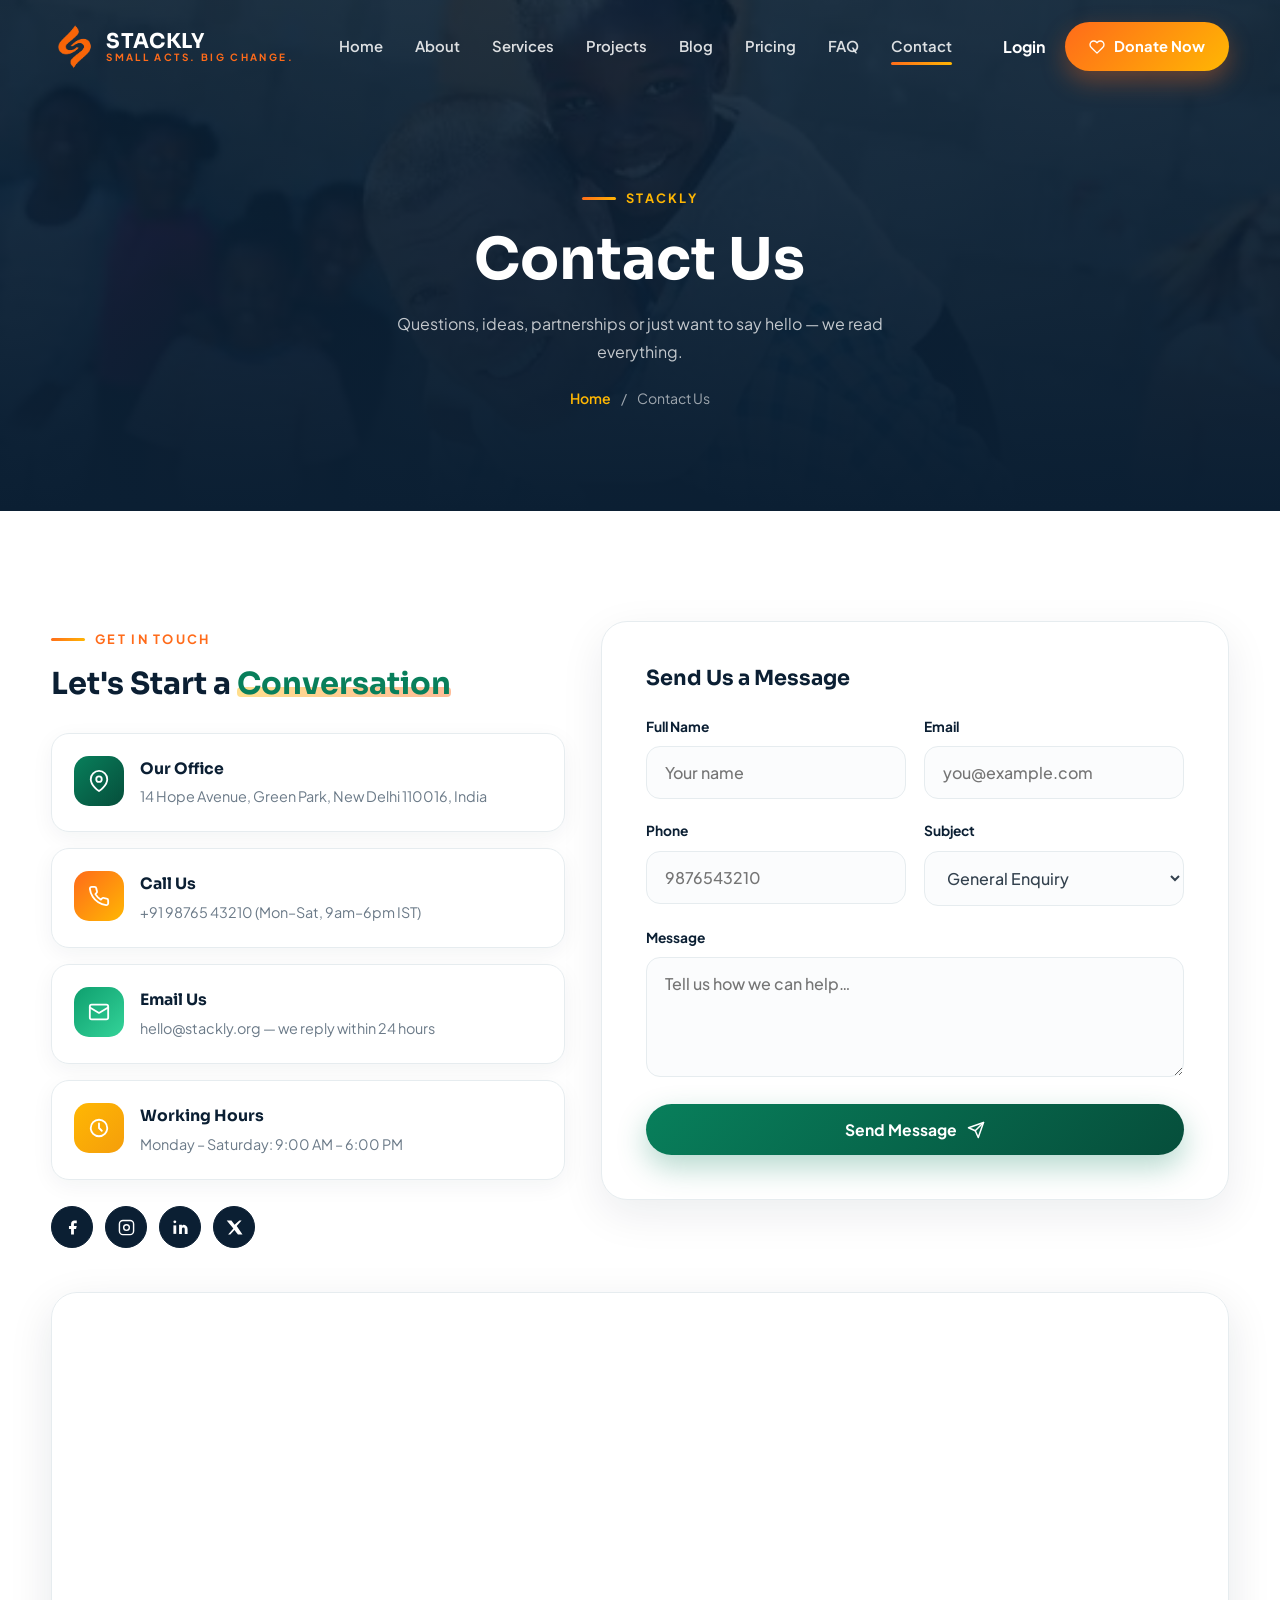
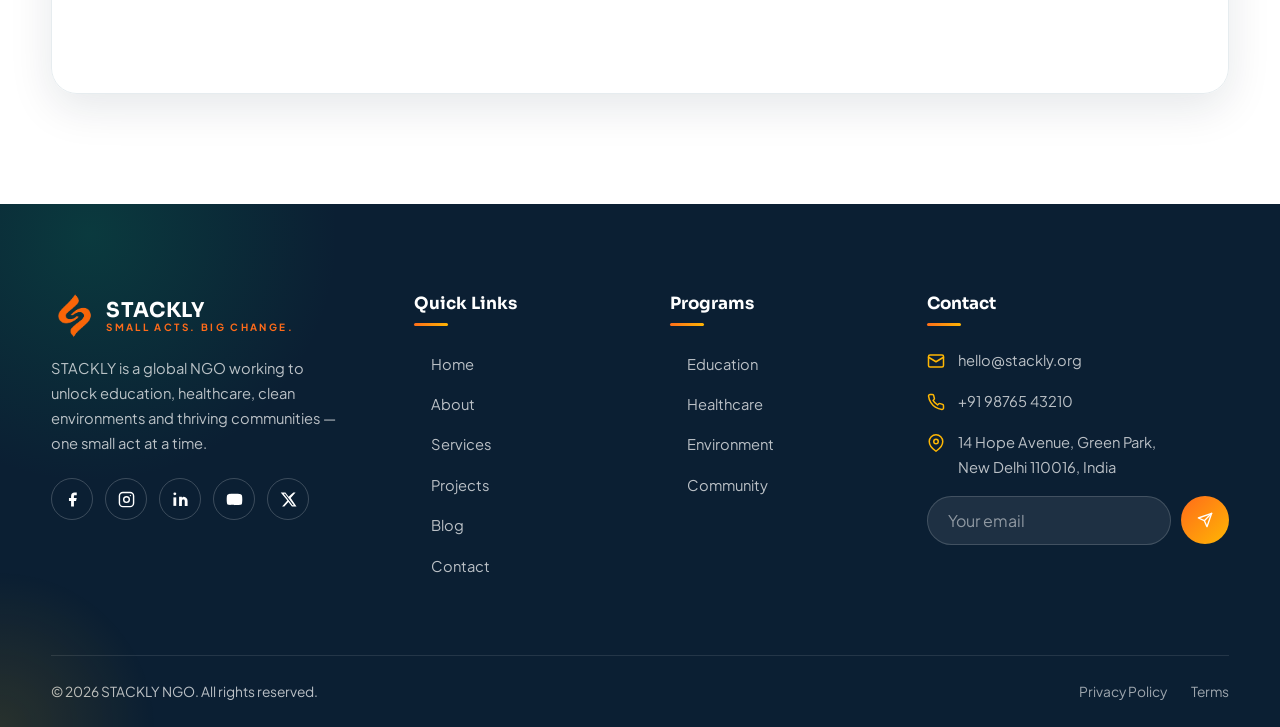
<file: contact.html>
<!DOCTYPE html>
<html lang="en">
<head>
<meta charset="UTF-8">
<meta name="viewport" content="width=device-width, initial-scale=1.0">
<link rel="icon" type="image/svg+xml" href="svg/logo.svg">
<link href="https://fonts.googleapis.com/css2?family=Sora:wght@400;600;700;800&family=Plus+Jakarta+Sans:wght@400;500;600;700;800&display=swap" rel="stylesheet">
<link rel="stylesheet" href="https://unpkg.com/aos@2.3.4/dist/aos.css">
<link rel="stylesheet" href="css/style.css">
<link rel="stylesheet" href="css/animation.css">
<link rel="stylesheet" href="css/responsive.css">
<link rel="stylesheet" href="css/auth.css"><title>Contact Us — STACKLY NGO</title>
<meta name="description" content="Get in touch with the STACKLY team — donations, volunteering, partnerships.">
<style>
  .contact-grid{display:grid;grid-template-columns:.9fr 1.1fr;gap:36px;align-items:start}
  .contact-info-card{display:grid;gap:16px}
  .ci-item{display:flex;gap:16px;align-items:flex-start;background:#fff;border:1px solid var(--border);border-radius:18px;padding:22px;box-shadow:0 6px 22px rgba(11,31,51,.05);transition:.35s}
  .ci-item:hover{transform:translateX(8px);border-color:var(--green)}
  .ci-item .ci-ic{width:50px;height:50px;border-radius:15px;background:var(--grad);color:#fff;display:grid;place-items:center;flex-shrink:0}
  .ci-item .ci-ic svg{width:22px;height:22px}
  .ci-item strong{display:block;color:var(--navy);font-family:var(--fh);font-size:.98rem}
  .ci-item span{color:var(--muted);font-size:.9rem}
  .contact-form-card{background:#fff;border-radius:26px;padding:44px;border:1px solid var(--border);box-shadow:0 14px 44px rgba(11,31,51,.08)}
  .form-2col{display:grid;grid-template-columns:1fr 1fr;gap:0 18px}
  .map-box{border-radius:26px;overflow:hidden;margin-top:44px;box-shadow:0 14px 44px rgba(11,31,51,.1);border:1px solid var(--border)}
  .map-box iframe{width:100%;height:400px;border:0;display:block;filter:saturate(.9)}
  @media(max-width:920px){.contact-grid{grid-template-columns:1fr}}
  @media(max-width:560px){.form-2col{grid-template-columns:1fr}.contact-form-card{padding:30px 22px}}
</style>
</head>
<body>
<div id="site-header"></div>
<section class="page-hero">
  <div class="ph-bg"><img src="img/about/about-main.webp" alt=""></div>
  <div class="container">
    <span class="eyebrow" style="color:var(--gold)">STACKLY</span>
    <h1 class="anim-zoom in">Contact Us</h1>
    <p class="anim-up in" style="--d:.2s">Questions, ideas, partnerships or just want to say hello — we read everything.</p>
    <div class="crumbs"><a href="index.html">Home</a><span>/</span><span>Contact Us</span></div>
  </div>
</section>
<section class="section">
  <div class="container">
    <div class="contact-grid">
      <div data-aos="fade-right">
        <div class="sec-head" style="margin-bottom:30px">
          <span class="eyebrow">Get in Touch</span>
          <h2 class="sec-title" style="font-size:1.9rem">Let's Start a <span class="hl">Conversation</span></h2>
        </div>
        <div class="contact-info-card">
          <div class="ci-item"><div class="ci-ic"><svg viewBox="0 0 24 24" fill="none" stroke="currentColor" stroke-width="2" stroke-linecap="round" stroke-linejoin="round"><path d="M21 10c0 7-9 13-9 13s-9-6-9-13a9 9 0 0 1 18 0z"/><circle cx="12" cy="10" r="3"/></svg></div><div><strong>Our Office</strong><span>14 Hope Avenue, Green Park, New Delhi 110016, India</span></div></div>
          <div class="ci-item"><div class="ci-ic" style="background:var(--grad-o)"><svg viewBox="0 0 24 24" fill="none" stroke="currentColor" stroke-width="2" stroke-linecap="round" stroke-linejoin="round"><path d="M22 16.92v3a2 2 0 0 1-2.18 2 19.79 19.79 0 0 1-8.63-3.07 19.5 19.5 0 0 1-6-6A19.79 19.79 0 0 1 2.08 4.18 2 2 0 0 1 4.06 2h3a2 2 0 0 1 2 1.72c.13.96.36 1.9.7 2.81a2 2 0 0 1-.45 2.11L8.09 9.91a16 16 0 0 0 6 6l1.27-1.27a2 2 0 0 1 2.11-.45c.91.34 1.85.57 2.81.7A2 2 0 0 1 22 16.92z"/></svg></div><div><strong>Call Us</strong><span>+91 98765 43210 (Mon–Sat, 9am–6pm IST)</span></div></div>
          <div class="ci-item"><div class="ci-ic" style="background:linear-gradient(135deg,#0E9F6E,#34D399)"><svg viewBox="0 0 24 24" fill="none" stroke="currentColor" stroke-width="2" stroke-linecap="round" stroke-linejoin="round"><rect x="2" y="4" width="20" height="16" rx="2"/><path d="m22 7-10 6L2 7"/></svg></div><div><strong>Email Us</strong><span>hello@stackly.org — we reply within 24 hours</span></div></div>
          <div class="ci-item"><div class="ci-ic" style="background:linear-gradient(135deg,#FFB703,#F59E0B)"><svg viewBox="0 0 24 24" fill="none" stroke="currentColor" stroke-width="2" stroke-linecap="round" stroke-linejoin="round"><circle cx="12" cy="12" r="9"/><path d="M12 7v5l3 3"/></svg></div><div><strong>Working Hours</strong><span>Monday – Saturday: 9:00 AM – 6:00 PM</span></div></div>
        </div>
        <div class="social-row" style="margin-top:26px">
          <a href="#" aria-label="Facebook" style="background:var(--navy);border-color:var(--navy)"><svg viewBox="0 0 24 24" fill="currentColor"><path d="M18 2h-3a5 5 0 0 0-5 5v3H7v4h3v8h4v-8h3l1-4h-4V7a1 1 0 0 1 1-1h3z"/></svg></a>
          <a href="#" aria-label="Instagram" style="background:var(--navy);border-color:var(--navy)"><svg viewBox="0 0 24 24" fill="none" stroke="currentColor" stroke-width="2"><rect x="2" y="2" width="20" height="20" rx="5"/><circle cx="12" cy="12" r="4"/><line x1="17.5" y1="6.5" x2="17.51" y2="6.5"/></svg></a>
          <a href="#" aria-label="LinkedIn" style="background:var(--navy);border-color:var(--navy)"><svg viewBox="0 0 24 24" fill="currentColor"><path d="M16 8a6 6 0 0 1 6 6v7h-4v-7a2 2 0 0 0-4 0v7h-4V8h4v1.5A5.5 5.5 0 0 1 16 8z"/><rect x="2" y="9" width="4" height="12"/><circle cx="4" cy="4" r="2"/></svg></a>
          <a href="#" aria-label="X" style="background:var(--navy);border-color:var(--navy)"><svg viewBox="0 0 24 24" fill="currentColor"><path d="M18.9 2H22l-6.9 7.9L23.3 22h-6.4l-5-6.6L6.1 22H3l7.4-8.5L1 2h6.6l4.5 6L18.9 2z"/></svg></a>
        </div>
      </div>
      <div class="contact-form-card" data-aos="fade-left">
        <h3 style="margin-bottom:24px;font-size:1.3rem">Send Us a Message</h3>
        <div class="auth-msg" id="contactMsg" aria-live="polite"></div>
        <form id="contactForm" novalidate>
          <div class="form-2col">
            <div class="field"><label for="cName">Full Name</label><input id="cName" type="text" data-f="name" placeholder="Your name" autocomplete="name" maxlength="60"><span class="err">Name should contain only letters and spaces.</span></div>
            <div class="field"><label for="cEmail">Email</label><input id="cEmail" type="email" data-f="email" placeholder="you@example.com" autocomplete="email"><span class="err">Please enter a valid email address.</span></div>
          </div>
          <div class="form-2col">
            <div class="field"><label for="cPhone">Phone</label><input id="cPhone" type="tel" data-f="phone" placeholder="9876543210" autocomplete="tel" inputmode="numeric" pattern="[0-9]*" maxlength="15"><span class="err">Please enter an 8–15 digit phone number.</span></div>
            <div class="field"><label for="cSubject">Subject</label>
              <select id="cSubject" data-f="subject"><option>General Enquiry</option><option>Donation Support</option><option>Volunteering</option><option>Corporate Partnership</option><option>Media & Press</option></select>
            </div>
          </div>
          <div class="field"><label for="cMsg">Message</label><textarea id="cMsg" data-f="message" placeholder="Tell us how we can help…"></textarea><span class="err">Message must be at least 10 characters.</span></div>
          <button type="submit" class="btn btn-green" style="width:100%">Send Message <svg viewBox="0 0 24 24" width="18" height="18" fill="none" stroke="currentColor" stroke-width="2" stroke-linecap="round" stroke-linejoin="round"><path d="m22 2-7 20-4-9-9-4z"/><path d="M22 2 11 13"/></svg></button>
        </form>
      </div>
    </div>
    <div class="map-box" data-aos="fade-up">
      <iframe title="STACKLY office location map" loading="lazy" src="https://www.openstreetmap.org/export/embed.html?bbox=77.19%2C28.55%2C77.24%2C28.58&layer=mapnik&marker=28.565%2C77.215"></iframe>
    </div>
  </div>
</section>
<div id="site-footer"></div>
<script src="https://unpkg.com/aos@2.3.4/dist/aos.js"></script>
<script src="js/main.js"></script>
<script src="js/animation.js"></script>
<script src="js/validation.js"></script>
</body>
</html>
</file>
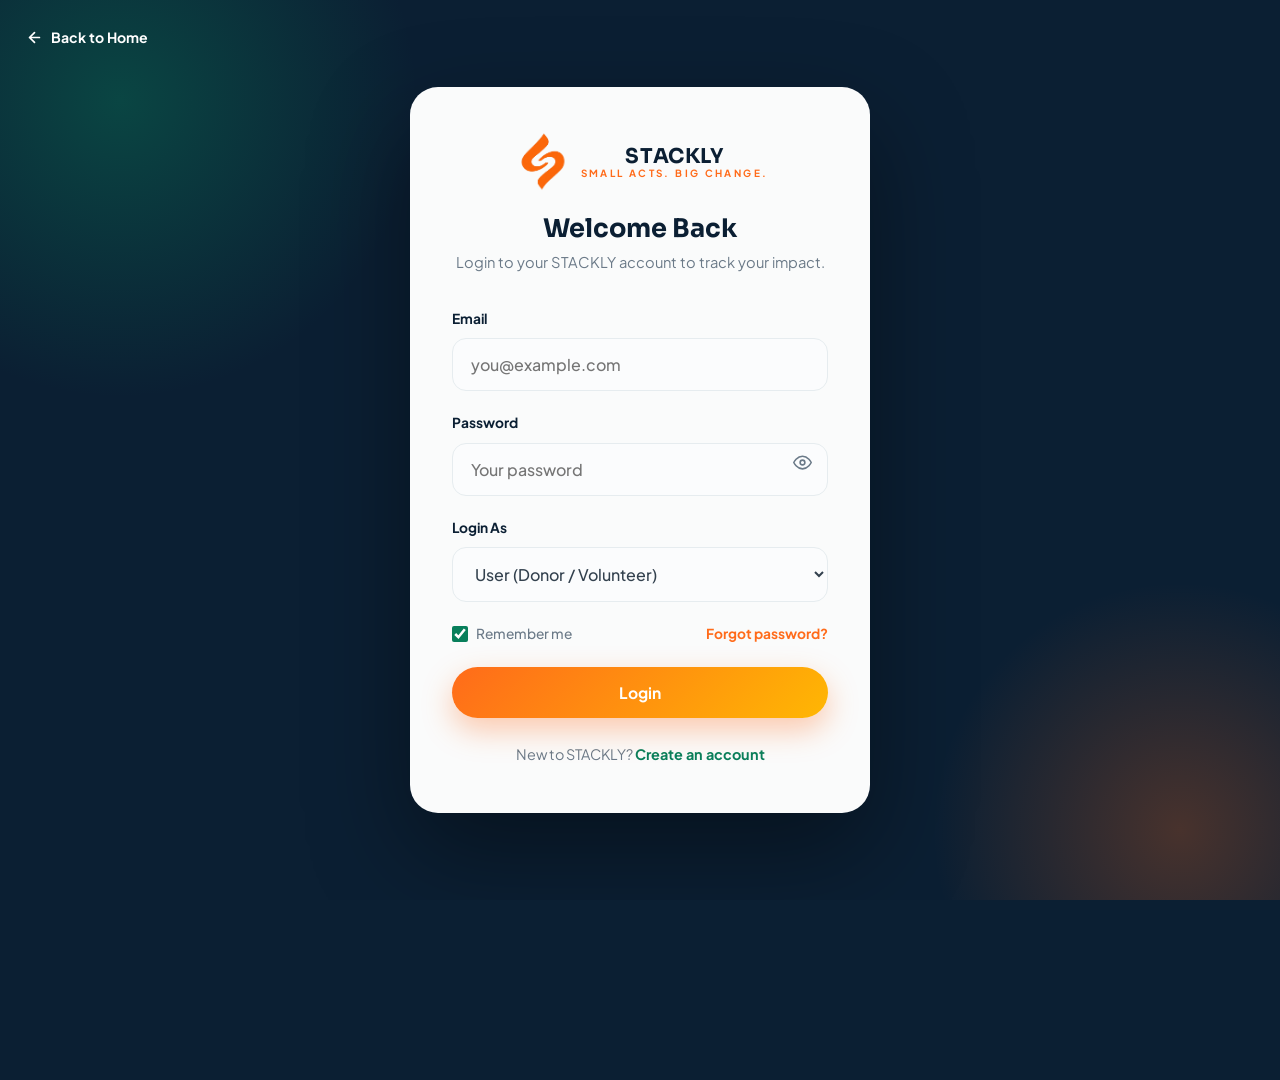
<file: dashboard.html>
<!DOCTYPE html>
<html lang="en">
<head>
<meta charset="UTF-8">
<meta name="viewport" content="width=device-width, initial-scale=1.0">
<link rel="icon" type="image/svg+xml" href="svg/logo.svg">
<link href="https://fonts.googleapis.com/css2?family=Sora:wght@400;600;700;800&family=Plus+Jakarta+Sans:wght@400;500;600;700;800&display=swap" rel="stylesheet">
<link rel="stylesheet" href="css/style.css">
<link rel="stylesheet" href="css/animation.css">
<link rel="stylesheet" href="css/responsive.css">
<link rel="stylesheet" href="css/dashboard.css">
<title>My Dashboard — STACKLY</title>
</head>
<body class="dash-body dash-user" data-no-preloader data-no-glow data-light-header>
<header class="dash-header">
  <div class="dash-header-left">
    <button class="dash-side-toggle" id="sideToggle" aria-label="Toggle navigation" aria-controls="dashboardSidebar" aria-expanded="false"><svg viewBox="0 0 24 24" width="22" height="22" fill="none" stroke="currentColor" stroke-width="2.4" stroke-linecap="round"><path d="M3 6h18M3 12h18M3 18h18"/></svg></button>
    <a href="index.html" class="dash-header-brand" aria-label="Stackly home"><img src="img/logo.webp" alt="Stackly logo"><span>STACKLY</span></a>
  </div>
  <div class="dash-header-actions">
    <a href="index.html#donate" class="dash-donate-link">Make a donation</a>
    <div class="dash-header-avatar js-user-initial" aria-label="Your profile">D</div>
  </div>
</header>
<div class="dash-layout">
  <aside class="dash-sidebar" id="dashboardSidebar">
    <div class="dash-sidebar-title">My Impact</div>
    <div class="dash-side-profile">
      <div class="dash-side-avatar js-user-initial">D</div>
      <div><strong class="js-user-name">Donor</strong><span>Impact partner</span></div>
    </div>
    <div class="dash-side-impact"><span>Your total giving</span><strong>₹48,500</strong><small>Thank you for making a difference.</small></div>
    <p class="dash-side-label">Menu</p>
    <nav class="dash-menu"><a href="dashboard.html" class="active"><svg viewBox="0 0 24 24" fill="none" stroke="currentColor" stroke-width="2"><rect x="3" y="3" width="7" height="7" rx="1"/><rect x="14" y="3" width="7" height="7" rx="1"/><rect x="14" y="14" width="7" height="7" rx="1"/><rect x="3" y="14" width="7" height="7" rx="1"/></svg>Dashboard</a>
      <a href="#" onclick="return false"><svg viewBox="0 0 24 24" fill="none" stroke="currentColor" stroke-width="2" stroke-linecap="round" stroke-linejoin="round"><path d="M20.84 4.61a5.5 5.5 0 0 0-7.78 0L12 5.67l-1.06-1.06a5.5 5.5 0 0 0-7.78 7.78l1.06 1.06L12 21.23l7.78-7.78 1.06-1.06a5.5 5.5 0 0 0 0-7.78z"/></svg>My Donations</a>
      <a href="#" onclick="return false"><svg viewBox="0 0 24 24" fill="none" stroke="currentColor" stroke-width="2" stroke-linecap="round" stroke-linejoin="round"><path d="M4 19.5A2.5 2.5 0 0 1 6.5 17H20"/><path d="M6.5 2H20v20H6.5A2.5 2.5 0 0 1 4 19.5v-15A2.5 2.5 0 0 1 6.5 2z"/></svg>Projects</a>
      <a href="#" onclick="return false"><svg viewBox="0 0 24 24" fill="none" stroke="currentColor" stroke-width="2" stroke-linecap="round" stroke-linejoin="round"><circle cx="12" cy="8" r="6"/><path d="M15.5 13.5 17 22l-5-3-5 3 1.5-8.5"/></svg>Certificates</a>
      <a href="#" onclick="return false"><svg viewBox="0 0 24 24" fill="none" stroke="currentColor" stroke-width="2" stroke-linecap="round" stroke-linejoin="round"><circle cx="12" cy="8" r="4"/><path d="M4 21v-1a8 8 0 0 1 16 0v1"/></svg>Profile</a>
      <a href="#" onclick="return false"><svg viewBox="0 0 24 24" fill="none" stroke="currentColor" stroke-width="2" stroke-linecap="round" stroke-linejoin="round"><circle cx="12" cy="12" r="3"/><path d="M19.4 15a1.65 1.65 0 0 0 .33 1.82l.06.06a2 2 0 1 1-2.83 2.83l-.06-.06a1.65 1.65 0 0 0-1.82-.33 1.65 1.65 0 0 0-1 1.51V21a2 2 0 1 1-4 0v-.09A1.65 1.65 0 0 0 9 19.4a1.65 1.65 0 0 0-1.82.33l-.06.06a2 2 0 1 1-2.83-2.83l.06-.06a1.65 1.65 0 0 0 .33-1.82 1.65 1.65 0 0 0-1.51-1H3a2 2 0 1 1 0-4h.09A1.65 1.65 0 0 0 4.6 9a1.65 1.65 0 0 0-.33-1.82l-.06-.06a2 2 0 1 1 2.83-2.83l.06.06a1.65 1.65 0 0 0 1.82.33H9a1.65 1.65 0 0 0 1-1.51V3a2 2 0 1 1 4 0v.09a1.65 1.65 0 0 0 1 1.51 1.65 1.65 0 0 0 1.82-.33l.06-.06a2 2 0 1 1 2.83 2.83l-.06.06a1.65 1.65 0 0 0-.33 1.82V9a1.65 1.65 0 0 0 1.51 1H21a2 2 0 1 1 0 4h-.09a1.65 1.65 0 0 0-1.51 1z"/></svg>Settings</a>
      <a href="#" data-logout class="logout"><svg viewBox="0 0 24 24" fill="none" stroke="currentColor" stroke-width="2" stroke-linecap="round" stroke-linejoin="round"><path d="M9 21H5a2 2 0 0 1-2-2V5a2 2 0 0 1 2-2h4"/><path d="m16 17 5-5-5-5M21 12H9"/></svg>Logout</a></nav>
  </aside>
  <main class="dash-main">
    <div class="dash-top">
      <div class="dash-greeting"><h1>Welcome back, <span class="js-user-name">Donor</span></h1><p>Here's the impact your generosity created this month.</p></div>
      <div class="dash-user"><div class="avatar js-user-initial">D</div><div><strong class="js-user-name">Donor</strong><span class="js-user-email">user@stackly.org</span></div></div>
    </div>
    <div class="stat-grid">
      <div class="stat-card"><div class="sc-ic" style="background:var(--grad)"><svg viewBox="0 0 24 24" fill="none" stroke="currentColor" stroke-width="2" stroke-linecap="round" stroke-linejoin="round"><path d="M20.84 4.61a5.5 5.5 0 0 0-7.78 0L12 5.67l-1.06-1.06a5.5 5.5 0 0 0-7.78 7.78l1.06 1.06L12 21.23l7.78-7.78 1.06-1.06a5.5 5.5 0 0 0 0-7.78z"/></svg></div><div><strong data-dashcount="48500" data-prefix="₹">0</strong><span>Total Donations</span></div></div>
      <div class="stat-card"><div class="sc-ic" style="background:var(--grad-o)"><svg viewBox="0 0 24 24" fill="none" stroke="currentColor" stroke-width="2" stroke-linecap="round"><circle cx="12" cy="12" r="9"/><path d="M12 7v5l3 3"/></svg></div><div><strong data-dashcount="2500" data-prefix="₹">0</strong><span>This Month</span></div></div>
      <div class="stat-card"><div class="sc-ic" style="background:linear-gradient(135deg,#0E9F6E,#34D399)"><svg viewBox="0 0 24 24" fill="none" stroke="currentColor" stroke-width="2" stroke-linecap="round" stroke-linejoin="round"><path d="M11 20A7 7 0 0 1 9.8 6.1C15.5 5 17 4.48 19 2c1 2 2 4.18 2 8 0 5.5-4.78 10-10 10z"/><path d="M2 21c0-3 1.85-5.36 5.08-6C9.5 14.52 12 13 13 12"/></svg></div><div><strong data-dashcount="6">0</strong><span>Projects Supported</span></div></div>
      <div class="stat-card"><div class="sc-ic" style="background:linear-gradient(135deg,#FFB703,#F59E0B)"><svg viewBox="0 0 24 24" fill="none" stroke="currentColor" stroke-width="2" stroke-linecap="round" stroke-linejoin="round"><path d="M17 21v-2a4 4 0 0 0-4-4H5a4 4 0 0 0-4 4v2"/><circle cx="9" cy="7" r="4"/><path d="M23 21v-2a4 4 0 0 0-3-3.87M16 3.13a4 4 0 0 1 0 7.75"/></svg></div><div><strong data-dashcount="120" data-suffix="+">0</strong><span>Lives Impacted</span></div></div>
    </div>
    <div class="dash-grid">
      <div class="panel">
        <div class="panel-head"><h3>Donation History (2026)</h3><a href="#">Download Report</a></div>
        <div class="chart" id="donationChart" data-values="[1.5,2,1.8,2.5,3,2.2,4,3.5,2.8,4.5,3.2,5]" data-labels='["Jan","Feb","Mar","Apr","May","Jun","Jul","Aug","Sep","Oct","Nov","Dec"]'></div>
      </div>
      <div class="panel">
        <div class="panel-head"><h3>Your Profile</h3></div>
        <div style="text-align:center;margin-bottom:22px">
          <div class="avatar js-user-initial" style="width:76px;height:76px;font-size:1.8rem;margin:0 auto 12px;border-radius:24px">D</div>
          <strong class="js-user-name" style="display:block;color:var(--navy);font-family:var(--fh)">Donor</strong>
          <span class="js-user-email" style="color:var(--muted);font-size:.86rem">user@stackly.org</span>
        </div>
        <div class="prog-row"><div class="pr-head"><strong>Impact Partner Badge</strong><span>78%</span></div><div class="bar"><i data-w="78" style=""></i></div></div>
        <div class="prog-row"><div class="pr-head"><strong>Annual Giving Goal</strong><span>₹48.5k / ₹60k</span></div><div class="bar"><i data-w="81" style="background:var(--grad-o)"></i></div></div>
        <a href="index.html#donate" class="btn btn-primary btn-sm" style="width:100%;margin-top:8px">Make a New Donation</a>
      </div>
    </div>
    <div class="dash-grid" style="grid-template-columns:1.6fr 1fr">
      <div class="panel">
        <div class="panel-head"><h3>Recent Donations</h3><a href="#">View All</a></div>
        <ul class="recent-list">
          <li><div class="rl-ic" style="background:var(--grad)"><svg viewBox="0 0 24 24" fill="none" stroke="currentColor" stroke-width="2" stroke-linecap="round" stroke-linejoin="round"><path d="M20.84 4.61a5.5 5.5 0 0 0-7.78 0L12 5.67l-1.06-1.06a5.5 5.5 0 0 0-7.78 7.78l1.06 1.06L12 21.23l7.78-7.78 1.06-1.06a5.5 5.5 0 0 0 0-7.78z"/></svg></div><div><strong>Education for Every Child</strong><span>Sep 28, 2026 — UPI</span></div><span class="rl-amt">+₹2,500</span></li>
          <li><div class="rl-ic" style="background:var(--grad-o)"><svg viewBox="0 0 24 24" fill="none" stroke="currentColor" stroke-width="2" stroke-linecap="round" stroke-linejoin="round"><path d="M22 12h-4l-3 9L9 3l-3 9H2"/></svg></div><div><strong>Rural Healthcare Mission</strong><span>Aug 15, 2026 — Card</span></div><span class="rl-amt">+₹5,000</span></li>
          <li><div class="rl-ic" style="background:#34D399"><svg viewBox="0 0 24 24" fill="none" stroke="currentColor" stroke-width="2" stroke-linecap="round" stroke-linejoin="round"><path d="M11 20A7 7 0 0 1 9.8 6.1C15.5 5 17 4.48 19 2c1 2 2 4.18 2 8 0 5.5-4.78 10-10 10z"/><path d="M2 21c0-3 1.85-5.36 5.08-6C9.5 14.52 12 13 13 12"/></svg></div><div><strong>Green Earth Project</strong><span>Jul 30, 2026 — NetBanking</span></div><span class="rl-amt">+₹1,000</span></li>
          <li><div class="rl-ic" style="background:#F59E0B"><svg viewBox="0 0 24 24" fill="none" stroke="currentColor" stroke-width="2" stroke-linecap="round" stroke-linejoin="round"><path d="M3 9l9-7 9 7v11a2 2 0 0 1-2 2H5a2 2 0 0 1-2-2z"/><path d="M9 22V12h6v10"/></svg></div><div><strong>Community Food Program</strong><span>Jun 22, 2026 — UPI</span></div><span class="rl-amt">+₹500</span></li>
        </ul>
      </div>
      <div class="panel">
        <div class="panel-head"><h3>Project Progress</h3></div>
        <div class="prog-row"><div class="pr-head"><strong>Clean Water Initiative</strong><span>64%</span></div><div class="bar"><i data-w="64" style=""></i></div></div>
        <div class="prog-row"><div class="pr-head"><strong>Education for Every Child</strong><span>78%</span></div><div class="bar"><i data-w="78" style=""></i></div></div>
        <div class="prog-row"><div class="pr-head"><strong>Green Earth Project</strong><span>85%</span></div><div class="bar"><i data-w="85" style=""></i></div></div>
        <div class="prog-row"><div class="pr-head"><strong>Women Empowerment</strong><span>69%</span></div><div class="bar"><i data-w="69" style="background:var(--grad-o)"></i></div></div>
        <div class="prog-row"><div class="pr-head"><strong>Community Food Program</strong><span>91%</span></div><div class="bar"><i data-w="91" style="background:var(--grad-o)"></i></div></div>
      </div>
    </div>
  </main>
</div>
<script src="js/main.js"></script>
<script src="js/auth.js"></script>
<script src="js/dashboard.js"></script>
</body>
</html>
</file>
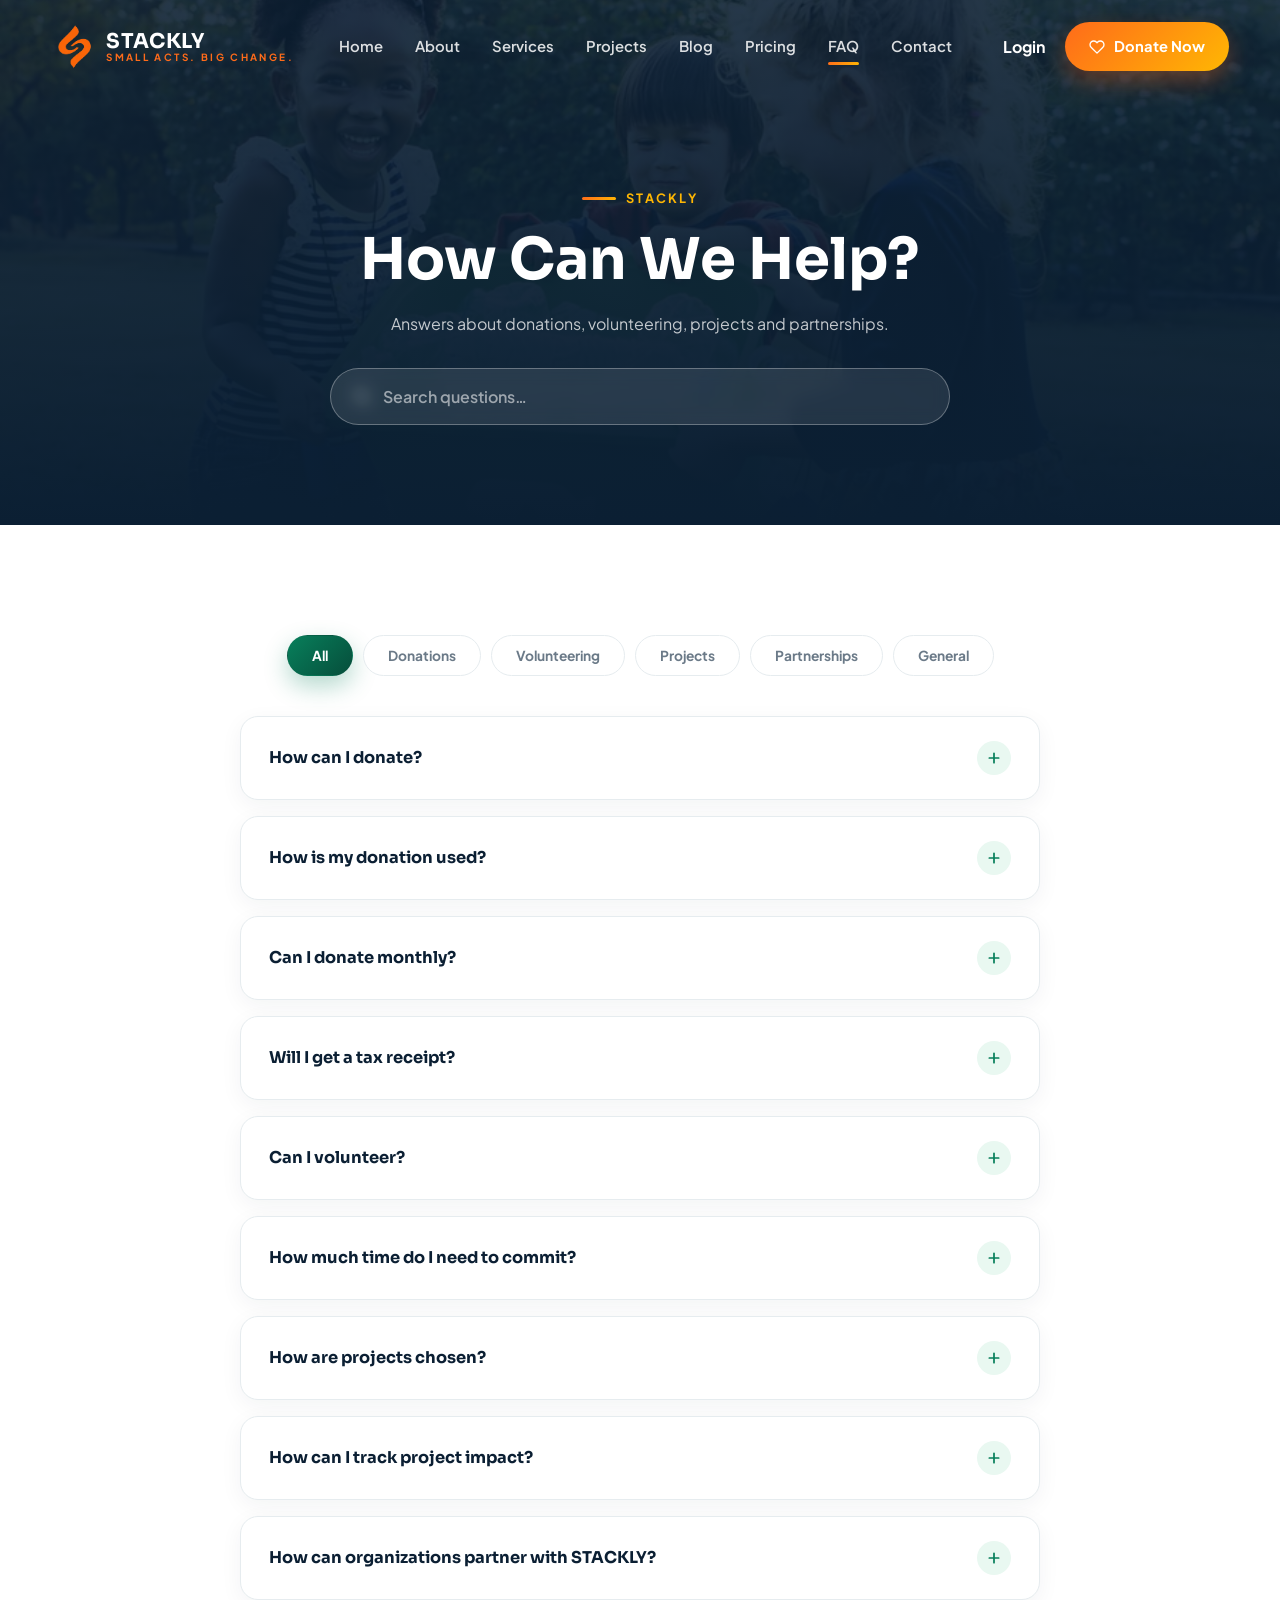
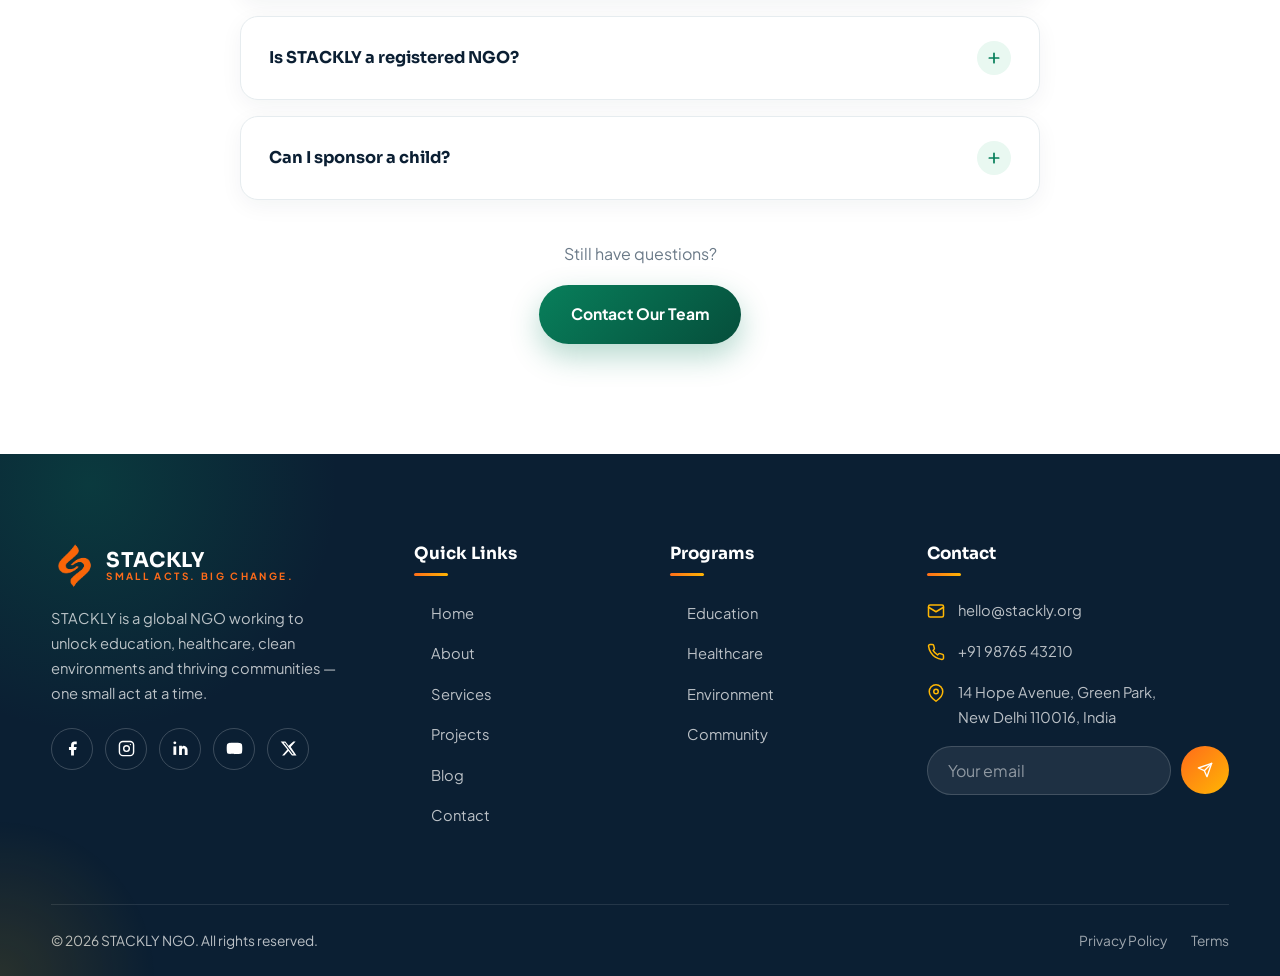
<file: faq.html>
<!DOCTYPE html>
<html lang="en">
<head>
<meta charset="UTF-8">
<meta name="viewport" content="width=device-width, initial-scale=1.0">
<link rel="icon" type="image/svg+xml" href="svg/logo.svg">
<link href="https://fonts.googleapis.com/css2?family=Sora:wght@400;600;700;800&family=Plus+Jakarta+Sans:wght@400;500;600;700;800&display=swap" rel="stylesheet">
<link rel="stylesheet" href="https://unpkg.com/aos@2.3.4/dist/aos.css">
<link rel="stylesheet" href="css/style.css">
<link rel="stylesheet" href="css/animation.css">
<link rel="stylesheet" href="css/responsive.css">
<title>FAQ — STACKLY NGO</title>
<meta name="description" content="Answers to common questions about donating, volunteering and partnering with STACKLY.">
<style>
  .faq-hero-tools{max-width:620px;margin:30px auto 0;position:relative}
  .faq-hero-tools svg{position:absolute;left:22px;top:50%;transform:translateY(-50%);width:19px;height:19px;color:rgba(255,255,255,.6)}
  .faq-hero-tools input{width:100%;padding:17px 24px 17px 52px;border-radius:100px;border:1.5px solid rgba(255,255,255,.3);background:rgba(255,255,255,.1);color:#fff;outline:none;backdrop-filter:blur(8px);font-weight:600}
  .faq-hero-tools input::placeholder{color:rgba(255,255,255,.55)}
  .faq-hero-tools input:focus{border-color:var(--gold)}
  .faq-tabs{display:flex;flex-wrap:wrap;gap:10px;justify-content:center;margin-bottom:40px}
  .faq-tab{padding:11px 24px;border-radius:100px;border:1.5px solid var(--border);background:#fff;font-weight:700;font-size:.86rem;color:var(--muted);transition:.3s;cursor:pointer}
  .faq-tab:hover{border-color:var(--green);color:var(--green)}
  .faq-tab.active{background:var(--grad);color:#fff;border-color:transparent;box-shadow:0 10px 24px rgba(8,127,91,.3)}
</style>
</head>
<body>
<div id="site-header"></div>
<section class="page-hero">
  <div class="ph-bg"><img src="img/about/about-kids.webp" alt=""></div>
  <div class="container">
    <span class="eyebrow" style="color:var(--gold)">STACKLY</span>
    <h1 class="anim-zoom in">How Can We Help?</h1>
    <p class="anim-up in" style="--d:.2s">Answers about donations, volunteering, projects and partnerships.</p>
    <div class="faq-hero-tools">
      <svg viewBox="0 0 24 24" fill="none" stroke="currentColor" stroke-width="2" stroke-linecap="round"><circle cx="11" cy="11" r="7"/><path d="m21 21-4-4"/></svg>
      <input type="search" id="faqSearch" placeholder="Search questions…" aria-label="Search FAQ">
    </div>
  </div>
</section>
<section class="section">
  <div class="container">
    <div class="faq-tabs" role="tablist">
      <button class="faq-tab active" data-cat="all">All</button>
      <button class="faq-tab" data-cat="Donations">Donations</button>
      <button class="faq-tab" data-cat="Volunteering">Volunteering</button>
      <button class="faq-tab" data-cat="Projects">Projects</button>
      <button class="faq-tab" data-cat="Partnerships">Partnerships</button>
      <button class="faq-tab" data-cat="General">General</button>
    </div>
    <div class="faq-wrap" id="faqList">
      <div class="faq-item" data-cat="Donations"><button class="faq-q">How can I donate?<span class="fq-ic"><svg viewBox="0 0 24 24" fill="none" stroke="currentColor" stroke-width="2.6" stroke-linecap="round"><path d="M12 5v14M5 12h14"/></svg></span></button><div class="faq-a"><p>Online via UPI, cards, net banking or wallets on our Donate page. Every gift is receipted instantly and qualifies for 80G tax deduction in India.</p></div></div>
      <div class="faq-item" data-cat="Donations"><button class="faq-q">How is my donation used?<span class="fq-ic"><svg viewBox="0 0 24 24" fill="none" stroke="currentColor" stroke-width="2.6" stroke-linecap="round"><path d="M12 5v14M5 12h14"/></svg></span></button><div class="faq-a"><p>82% goes directly to field programs, 12% to fundraising and 6% to administration. Quarterly breakdowns are published openly on our blog.</p></div></div>
      <div class="faq-item" data-cat="Donations"><button class="faq-q">Can I donate monthly?<span class="fq-ic"><svg viewBox="0 0 24 24" fill="none" stroke="currentColor" stroke-width="2.6" stroke-linecap="round"><path d="M12 5v14M5 12h14"/></svg></span></button><div class="faq-a"><p>Yes! Monthly giving is our most powerful model. Pick a plan on our Donation Plans page — cancel anytime, no questions asked.</p></div></div>
      <div class="faq-item" data-cat="Donations"><button class="faq-q">Will I get a tax receipt?<span class="fq-ic"><svg viewBox="0 0 24 24" fill="none" stroke="currentColor" stroke-width="2.6" stroke-linecap="round"><path d="M12 5v14M5 12h14"/></svg></span></button><div class="faq-a"><p>Instantly, by email. Indian donations receive 80G certificates; international donors receive a formal acknowledgment for their records.</p></div></div>
      <div class="faq-item" data-cat="Volunteering"><button class="faq-q">Can I volunteer?<span class="fq-ic"><svg viewBox="0 0 24 24" fill="none" stroke="currentColor" stroke-width="2.6" stroke-linecap="round"><path d="M12 5v14M5 12h14"/></svg></span></button><div class="faq-a"><p>Absolutely! Join as a field volunteer, skills-based volunteer (design, coding, teaching) or remote supporter. Sign up via the Contact page.</p></div></div>
      <div class="faq-item" data-cat="Volunteering"><button class="faq-q">How much time do I need to commit?<span class="fq-ic"><svg viewBox="0 0 24 24" fill="none" stroke="currentColor" stroke-width="2.6" stroke-linecap="round"><path d="M12 5v14M5 12h14"/></svg></span></button><div class="faq-a"><p>As little as 4 hours a month. Weekend drives, weekday teaching slots and fully remote options are all available.</p></div></div>
      <div class="faq-item" data-cat="Projects"><button class="faq-q">How are projects chosen?<span class="fq-ic"><svg viewBox="0 0 24 24" fill="none" stroke="currentColor" stroke-width="2.6" stroke-linecap="round"><path d="M12 5v14M5 12h14"/></svg></span></button><div class="faq-a"><p>Through field assessments, community consultations and a scoring model based on urgency, scale and sustainability. Local leaders co-sign every project.</p></div></div>
      <div class="faq-item" data-cat="Projects"><button class="faq-q">How can I track project impact?<span class="fq-ic"><svg viewBox="0 0 24 24" fill="none" stroke="currentColor" stroke-width="2.6" stroke-linecap="round"><path d="M12 5v14M5 12h14"/></svg></span></button><div class="faq-a"><p>Live progress bars on each project page, plus monthly impact emails with photos, data and field stories. Donors above ₹2,500/month get quarterly video calls.</p></div></div>
      <div class="faq-item" data-cat="Partnerships"><button class="faq-q">How can organizations partner with STACKLY?<span class="fq-ic"><svg viewBox="0 0 24 24" fill="none" stroke="currentColor" stroke-width="2.6" stroke-linecap="round"><path d="M12 5v14M5 12h14"/></svg></span></button><div class="faq-a"><p>Through CSR funding, employee volunteering, payroll giving or cause-marketing campaigns. Write to partners@stackly.org and our team will respond within 2 working days.</p></div></div>
      <div class="faq-item" data-cat="General"><button class="faq-q">Is STACKLY a registered NGO?<span class="fq-ic"><svg viewBox="0 0 24 24" fill="none" stroke="currentColor" stroke-width="2.6" stroke-linecap="round"><path d="M12 5v14M5 12h14"/></svg></span></button><div class="faq-a"><p>Yes — registered as a non-profit trust in India with 80G and 12A certifications, independently audited every year since 2015.</p></div></div>
      <div class="faq-item" data-cat="General"><button class="faq-q">Can I sponsor a child?<span class="fq-ic"><svg viewBox="0 0 24 24" fill="none" stroke="currentColor" stroke-width="2.6" stroke-linecap="round"><path d="M12 5v14M5 12h14"/></svg></span></button><div class="faq-a"><p>Yes — ₹1,000/month covers a child's education, healthcare and nutrition. You'll receive letters, photos and annual progress reports.</p></div></div>
    </div>
    <div class="text-center mt-40" data-aos="fade-up">
      <p style="color:var(--muted);margin-bottom:18px">Still have questions?</p>
      <a href="contact.html" class="btn btn-green">Contact Our Team</a>
    </div>
  </div>
</section>
<div id="site-footer"></div>
<script src="https://unpkg.com/aos@2.3.4/dist/aos.js"></script>
<script src="js/main.js"></script>
<script src="js/animation.js"></script>
</body>
</html>
</file>
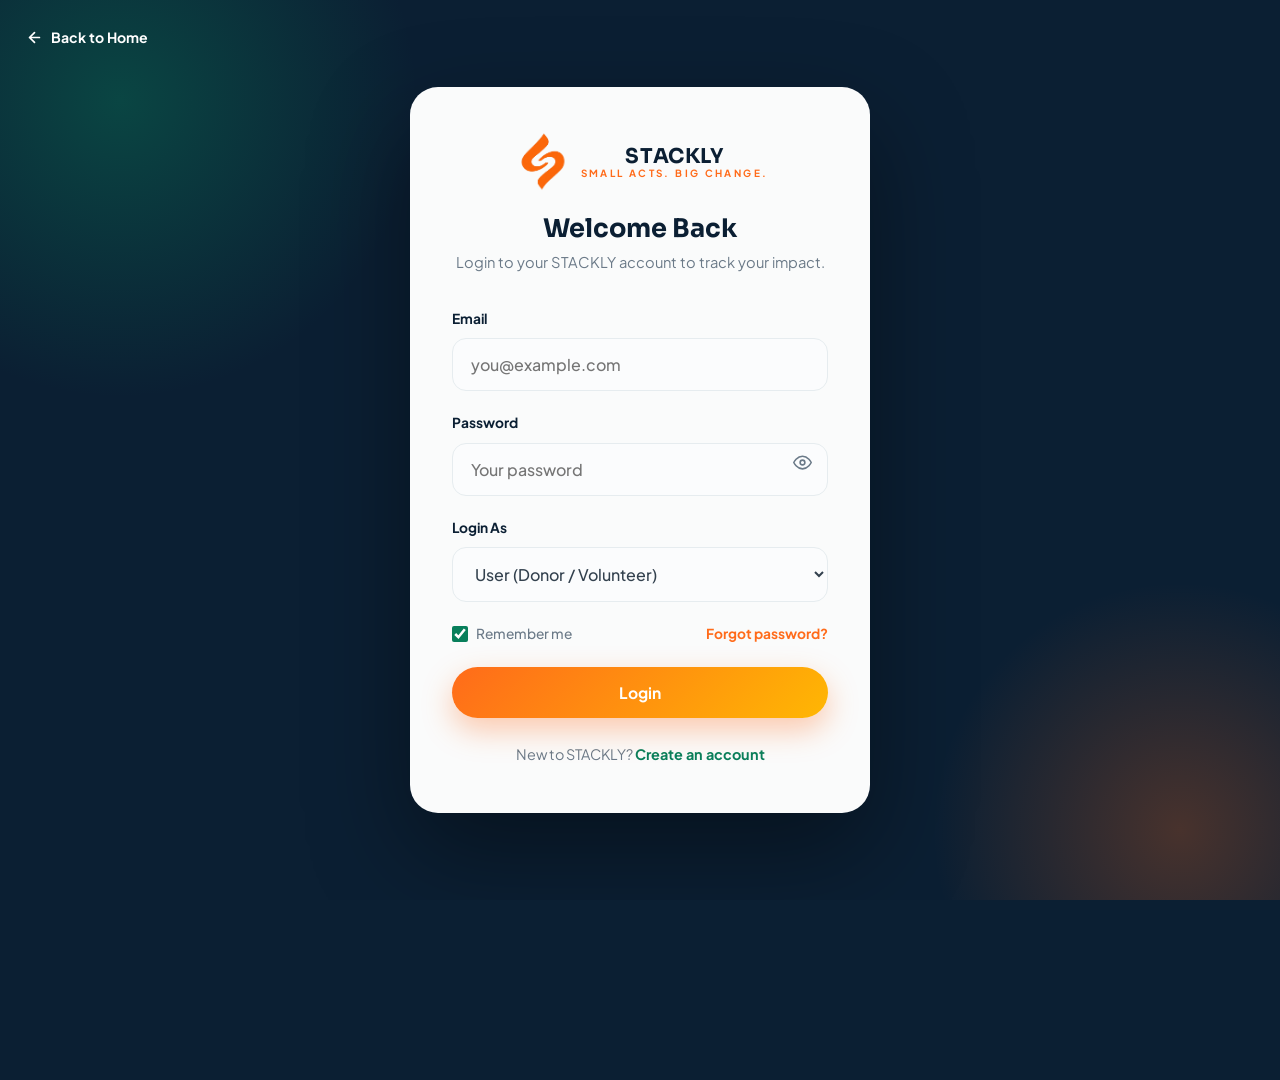
<file: login.html>
<!DOCTYPE html>
<html lang="en">
<head>
<meta charset="UTF-8">
<meta name="viewport" content="width=device-width, initial-scale=1.0">
<title>Login — STACKLY</title>
<link rel="icon" type="image/svg+xml" href="svg/logo.svg">
<link href="https://fonts.googleapis.com/css2?family=Sora:wght@400;600;700;800&family=Plus+Jakarta+Sans:wght@400;500;600;700;800&display=swap" rel="stylesheet">
<link rel="stylesheet" href="css/style.css">
<link rel="stylesheet" href="css/animation.css">
<link rel="stylesheet" href="css/responsive.css">
<link rel="stylesheet" href="css/auth.css">
</head>
<body class="auth-body" data-no-preloader data-no-glow data-light-header>
<a href="index.html" class="auth-back"><svg viewBox="0 0 24 24" width="17" height="17" fill="none" stroke="currentColor" stroke-width="2.4" stroke-linecap="round" stroke-linejoin="round"><path d="M19 12H5M12 19l-7-7 7-7"/></svg> Back to Home</a>
<div class="auth-shell">
  <div class="auth-head">
    <a href="index.html" class="brand auth-brand" aria-label="STACKLY home">
      <img src="img/logo.webp" alt="" width="58" height="58">
      <span class="brand-text"><strong>STACKLY</strong><small>Small Acts. Big Change.</small></span>
    </a>
    <h1>Welcome Back</h1>
    <p>Login to your STACKLY account to track your impact.</p>
  </div>
  <div class="auth-msg" id="authMsg" aria-live="polite"></div>
  <form id="loginForm" novalidate>
    <div class="field"><label for="lEmail">Email</label><input id="lEmail" type="email" data-f="email" placeholder="you@example.com" autocomplete="email"><span class="err">Enter a valid email.</span></div>
    <div class="field"><label for="lPass">Password</label><input id="lPass" type="password" data-f="password" placeholder="Your password" autocomplete="current-password"><span class="pass-toggle" role="button" tabindex="0" aria-label="Show password"><svg viewBox="0 0 24 24" fill="none" stroke="currentColor" stroke-width="2" stroke-linecap="round" stroke-linejoin="round"><path d="M1 12s4-8 11-8 11 8 11 8-4 8-11 8-11-8-11-8z"/><circle cx="12" cy="12" r="3"/></svg></span><span class="err">Password must be at least 6 characters.</span></div>
    <div class="field"><label for="lRole">Login As</label><select id="lRole" data-f="role"><option value="user">User (Donor / Volunteer)</option><option value="admin">Admin (Organization)</option></select></div>
    <div class="auth-row"><label><input type="checkbox" checked> Remember me</label><a href="#" onclick="return false">Forgot password?</a></div>
    <button type="submit" class="btn btn-primary" style="width:100%">Login</button>
  </form>
  <p class="auth-alt">New to STACKLY? <a href="register.html">Create an account</a></p>
</div>
<script src="js/main.js"></script>
<script src="js/validation.js"></script>
<script src="js/auth.js"></script>
</body>
</html>
</file>
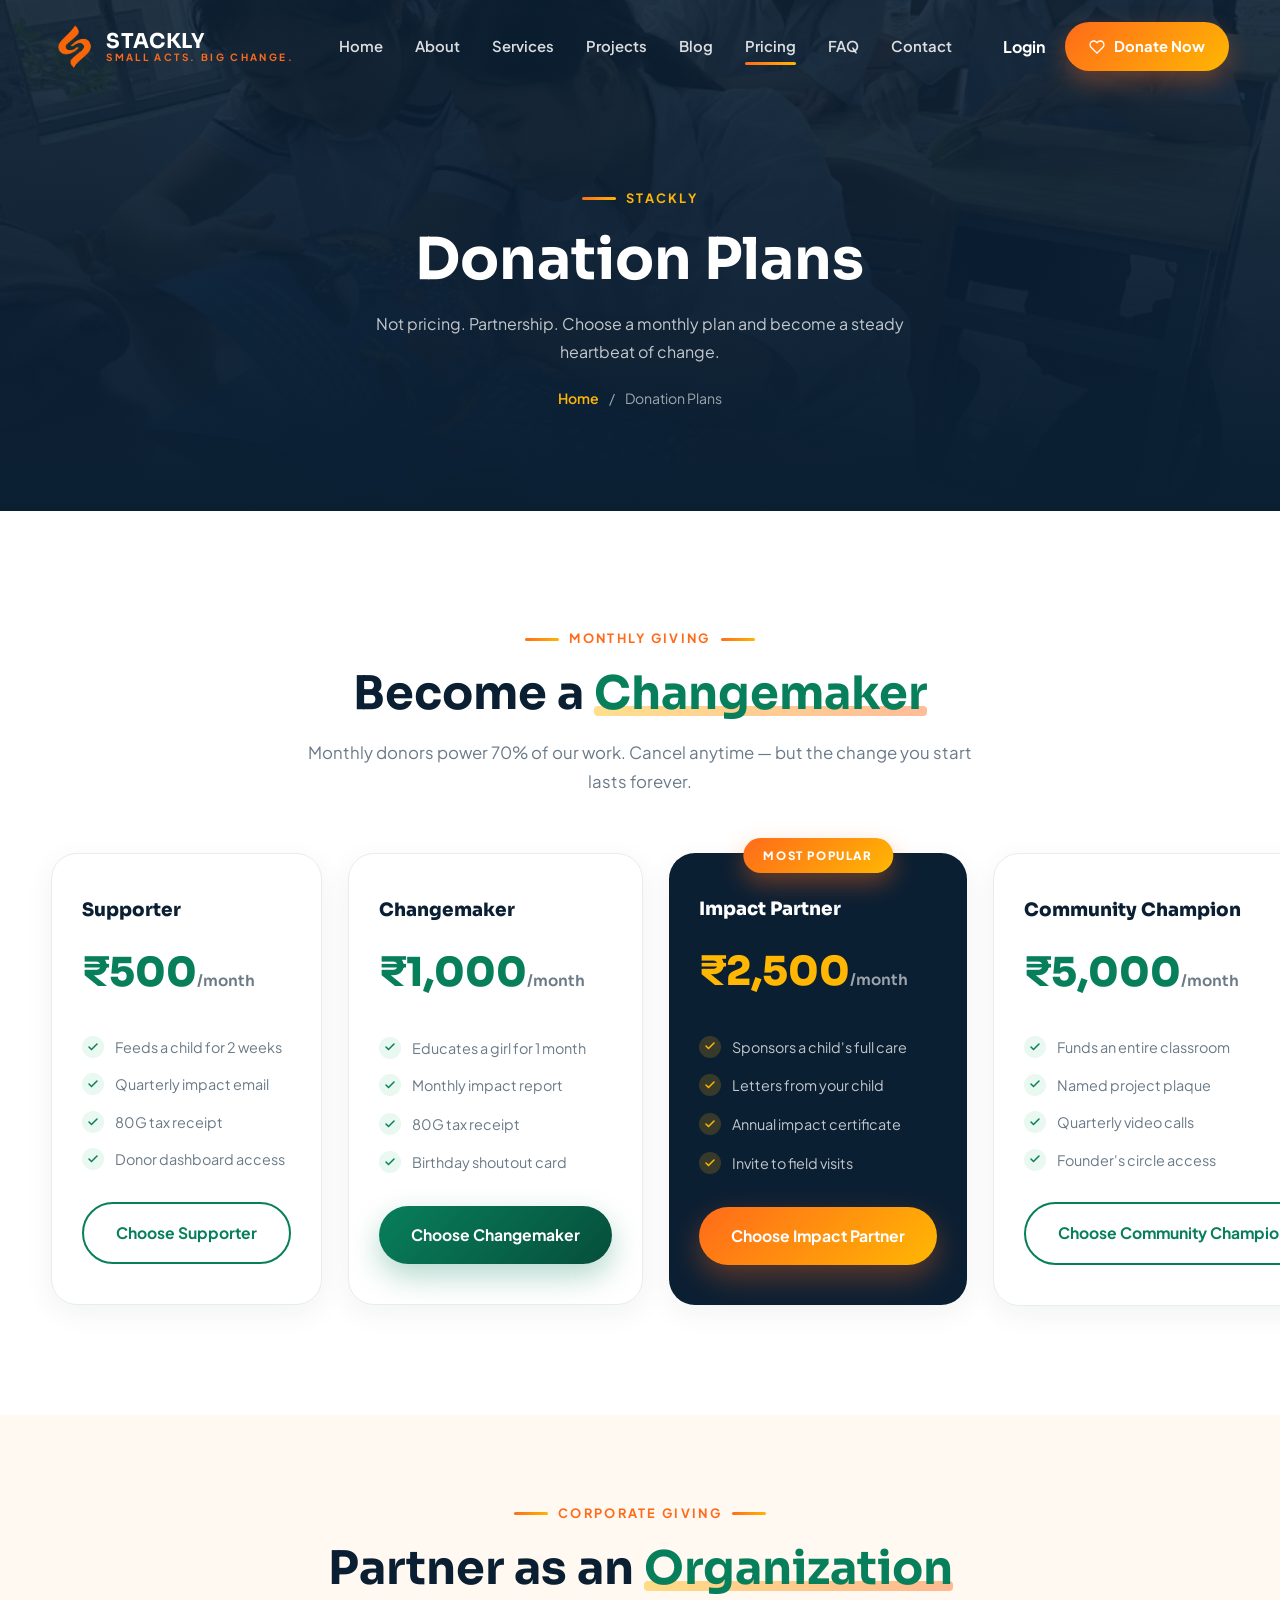
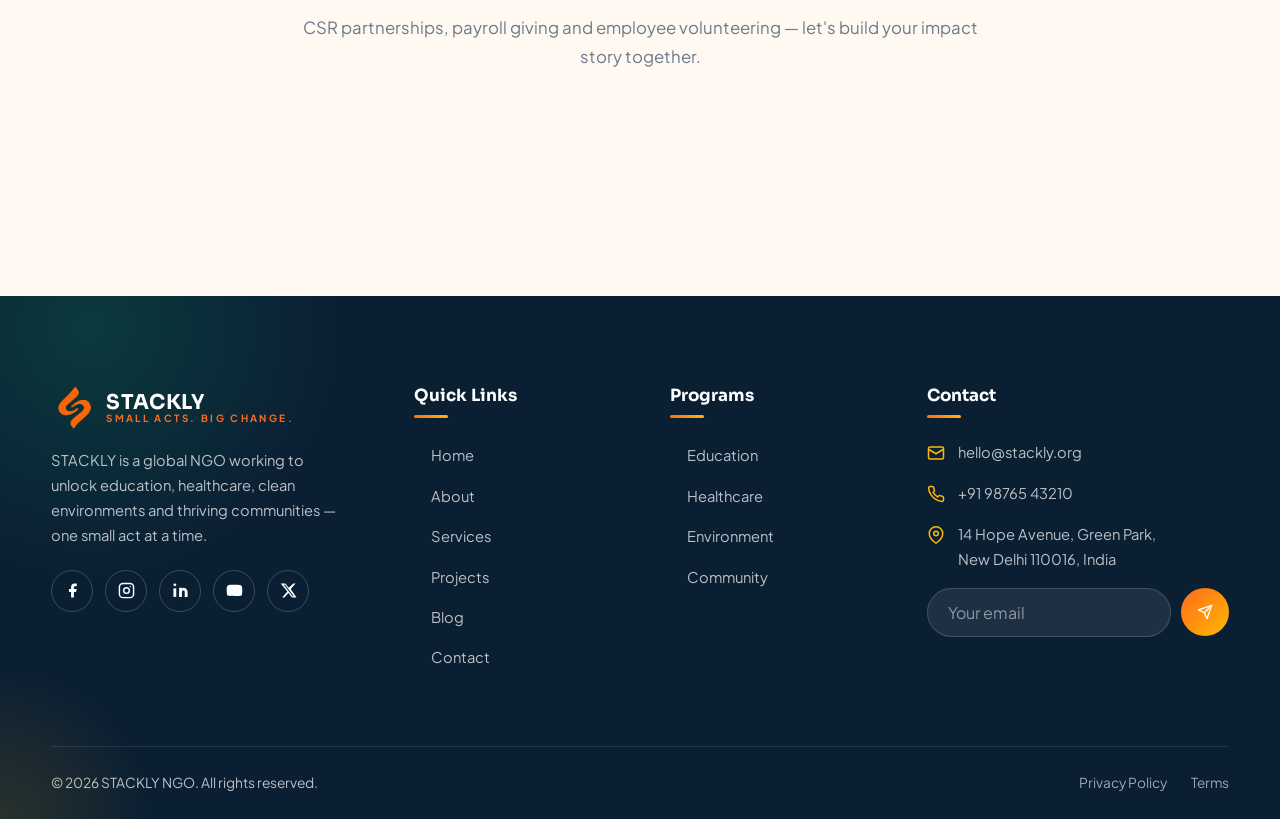
<file: pricing.html>
<!DOCTYPE html>
<html lang="en">
<head>
<meta charset="UTF-8">
<meta name="viewport" content="width=device-width, initial-scale=1.0">
<link rel="icon" type="image/svg+xml" href="svg/logo.svg">
<link href="https://fonts.googleapis.com/css2?family=Sora:wght@400;600;700;800&family=Plus+Jakarta+Sans:wght@400;500;600;700;800&display=swap" rel="stylesheet">
<link rel="stylesheet" href="https://unpkg.com/aos@2.3.4/dist/aos.css">
<link rel="stylesheet" href="css/style.css">
<link rel="stylesheet" href="css/animation.css">
<link rel="stylesheet" href="css/responsive.css">
<title>Donation Plans — STACKLY NGO</title>
<meta name="description" content="Become a monthly changemaker with STACKLY donation plans.">
<style>
  .plan-grid{display:grid;grid-template-columns:repeat(4,1fr);gap:26px;align-items:stretch}
  .plan-card{background:#fff;border-radius:26px;padding:40px 30px;border:1.5px solid var(--border);position:relative;display:flex;flex-direction:column;transition:.45s cubic-bezier(.2,.8,.3,1);box-shadow:0 8px 30px rgba(11,31,51,.06)}
  .plan-card:hover{transform:translateY(-12px);box-shadow:var(--shadow-lg);border-color:var(--green)}
  .plan-card.popular{background:var(--navy);color:#fff;border:none;transform:scale(1.04)}
  .plan-card.popular:hover{transform:scale(1.04) translateY(-12px)}
  .pop-badge{position:absolute;top:-15px;left:50%;transform:translateX(-50%);background:var(--grad-o);color:#fff;font-size:.72rem;font-weight:800;letter-spacing:.14em;text-transform:uppercase;padding:8px 20px;border-radius:100px;box-shadow:0 10px 24px rgba(255,107,26,.4);white-space:nowrap}
  .plan-name{font-family:var(--fh);font-weight:800;font-size:1.15rem;color:var(--navy)}
  .plan-card.popular .plan-name{color:#fff}
  .plan-price{font-family:var(--fh);font-size:2.5rem;font-weight:800;color:var(--green);margin:14px 0 4px}
  .plan-card.popular .plan-price{color:var(--gold)}
  .plan-price small{font-size:.95rem;color:var(--muted);font-weight:600}
  .plan-card.popular .plan-price small{color:rgba(255,255,255,.6)}
  .plan-feats{margin:24px 0 30px;display:grid;gap:13px;flex:1}
  .plan-feats li{display:flex;gap:11px;font-size:.9rem;color:var(--muted);align-items:flex-start}
  .plan-card.popular .plan-feats li{color:rgba(255,255,255,.75)}
  .plan-feats .ck{width:22px;height:22px;border-radius:50%;background:var(--light-green);color:var(--green);display:grid;place-items:center;flex-shrink:0;margin-top:1px}
  .plan-card.popular .plan-feats .ck{background:rgba(255,183,3,.18);color:var(--gold)}
  .plan-feats .ck svg{width:12px;height:12px}
  @media(max-width:1024px){.plan-grid{grid-template-columns:repeat(2,1fr)}.plan-card.popular{transform:none}.plan-card.popular:hover{transform:translateY(-12px)}}
  @media(max-width:560px){.plan-grid{grid-template-columns:1fr}}
</style>
</head>
<body>
<div id="site-header"></div>
<section class="page-hero">
  <div class="ph-bg"><img src="img/hero/hero-alt.webp" alt=""></div>
  <div class="container">
    <span class="eyebrow" style="color:var(--gold)">STACKLY</span>
    <h1 class="anim-zoom in">Donation Plans</h1>
    <p class="anim-up in" style="--d:.2s">Not pricing. Partnership. Choose a monthly plan and become a steady heartbeat of change.</p>
    <div class="crumbs"><a href="index.html">Home</a><span>/</span><span>Donation Plans</span></div>
  </div>
</section>
<section class="section">
  <div class="container">
    <div class="sec-head center" data-aos="fade-up">
      <span class="eyebrow">Monthly Giving</span>
      <h2 class="sec-title">Become a <span class="hl">Changemaker</span></h2>
      <p class="sec-desc">Monthly donors power 70% of our work. Cancel anytime — but the change you start lasts forever.</p>
    </div>
    <div class="plan-grid">
      <div class="plan-card" data-aos="fade-up" data-aos-delay="0">
        <span class="plan-name">Supporter</span>
        <div class="plan-price">₹500<small>/month</small></div>
        <ul class="plan-feats"><li><span class="ck"><svg viewBox="0 0 24 24" fill="none" stroke="currentColor" stroke-width="3" stroke-linecap="round"><path d="M20 6L9 17l-5-5"/></svg></span>Feeds a child for 2 weeks</li><li><span class="ck"><svg viewBox="0 0 24 24" fill="none" stroke="currentColor" stroke-width="3" stroke-linecap="round"><path d="M20 6L9 17l-5-5"/></svg></span>Quarterly impact email</li><li><span class="ck"><svg viewBox="0 0 24 24" fill="none" stroke="currentColor" stroke-width="3" stroke-linecap="round"><path d="M20 6L9 17l-5-5"/></svg></span>80G tax receipt</li><li><span class="ck"><svg viewBox="0 0 24 24" fill="none" stroke="currentColor" stroke-width="3" stroke-linecap="round"><path d="M20 6L9 17l-5-5"/></svg></span>Donor dashboard access</li></ul>
        <a href="index.html#donate" class="btn btn-outline" style="width:100%">Choose Supporter</a>
      </div>
      <div class="plan-card" data-aos="fade-up" data-aos-delay="80">
        <span class="plan-name">Changemaker</span>
        <div class="plan-price">₹1,000<small>/month</small></div>
        <ul class="plan-feats"><li><span class="ck"><svg viewBox="0 0 24 24" fill="none" stroke="currentColor" stroke-width="3" stroke-linecap="round"><path d="M20 6L9 17l-5-5"/></svg></span>Educates a girl for 1 month</li><li><span class="ck"><svg viewBox="0 0 24 24" fill="none" stroke="currentColor" stroke-width="3" stroke-linecap="round"><path d="M20 6L9 17l-5-5"/></svg></span>Monthly impact report</li><li><span class="ck"><svg viewBox="0 0 24 24" fill="none" stroke="currentColor" stroke-width="3" stroke-linecap="round"><path d="M20 6L9 17l-5-5"/></svg></span>80G tax receipt</li><li><span class="ck"><svg viewBox="0 0 24 24" fill="none" stroke="currentColor" stroke-width="3" stroke-linecap="round"><path d="M20 6L9 17l-5-5"/></svg></span>Birthday shoutout card</li></ul>
        <a href="index.html#donate" class="btn btn-green" style="width:100%">Choose Changemaker</a>
      </div>
      <div class="plan-card popular" data-aos="zoom-in" data-aos-delay="160"><span class="pop-badge">Most Popular</span>
        <span class="plan-name">Impact Partner</span>
        <div class="plan-price">₹2,500<small>/month</small></div>
        <ul class="plan-feats"><li><span class="ck"><svg viewBox="0 0 24 24" fill="none" stroke="currentColor" stroke-width="3" stroke-linecap="round"><path d="M20 6L9 17l-5-5"/></svg></span>Sponsors a child's full care</li><li><span class="ck"><svg viewBox="0 0 24 24" fill="none" stroke="currentColor" stroke-width="3" stroke-linecap="round"><path d="M20 6L9 17l-5-5"/></svg></span>Letters from your child</li><li><span class="ck"><svg viewBox="0 0 24 24" fill="none" stroke="currentColor" stroke-width="3" stroke-linecap="round"><path d="M20 6L9 17l-5-5"/></svg></span>Annual impact certificate</li><li><span class="ck"><svg viewBox="0 0 24 24" fill="none" stroke="currentColor" stroke-width="3" stroke-linecap="round"><path d="M20 6L9 17l-5-5"/></svg></span>Invite to field visits</li></ul>
        <a href="index.html#donate" class="btn btn-primary" style="width:100%">Choose Impact Partner</a>
      </div>
      <div class="plan-card" data-aos="fade-up" data-aos-delay="240">
        <span class="plan-name">Community Champion</span>
        <div class="plan-price">₹5,000<small>/month</small></div>
        <ul class="plan-feats"><li><span class="ck"><svg viewBox="0 0 24 24" fill="none" stroke="currentColor" stroke-width="3" stroke-linecap="round"><path d="M20 6L9 17l-5-5"/></svg></span>Funds an entire classroom</li><li><span class="ck"><svg viewBox="0 0 24 24" fill="none" stroke="currentColor" stroke-width="3" stroke-linecap="round"><path d="M20 6L9 17l-5-5"/></svg></span>Named project plaque</li><li><span class="ck"><svg viewBox="0 0 24 24" fill="none" stroke="currentColor" stroke-width="3" stroke-linecap="round"><path d="M20 6L9 17l-5-5"/></svg></span>Quarterly video calls</li><li><span class="ck"><svg viewBox="0 0 24 24" fill="none" stroke="currentColor" stroke-width="3" stroke-linecap="round"><path d="M20 6L9 17l-5-5"/></svg></span>Founder's circle access</li></ul>
        <a href="index.html#donate" class="btn btn-outline" style="width:100%">Choose Community Champion</a>
      </div>
    </div>
  </div>
</section>
<section class="section section-cream" style="padding-top:80px">
  <div class="container">
    <div class="sec-head center" data-aos="fade-up">
      <span class="eyebrow">Corporate Giving</span>
      <h2 class="sec-title">Partner as an <span class="hl">Organization</span></h2>
      <p class="sec-desc">CSR partnerships, payroll giving and employee volunteering — let's build your impact story together.</p>
    </div>
    <div class="text-center" data-aos="fade-up"><a href="contact.html" class="btn btn-green">Talk to Our Partnerships Team</a></div>
  </div>
</section>
<div id="site-footer"></div>
<script src="https://unpkg.com/aos@2.3.4/dist/aos.js"></script>
<script src="js/main.js"></script>
<script src="js/animation.js"></script>
</body>
</html>
</file>
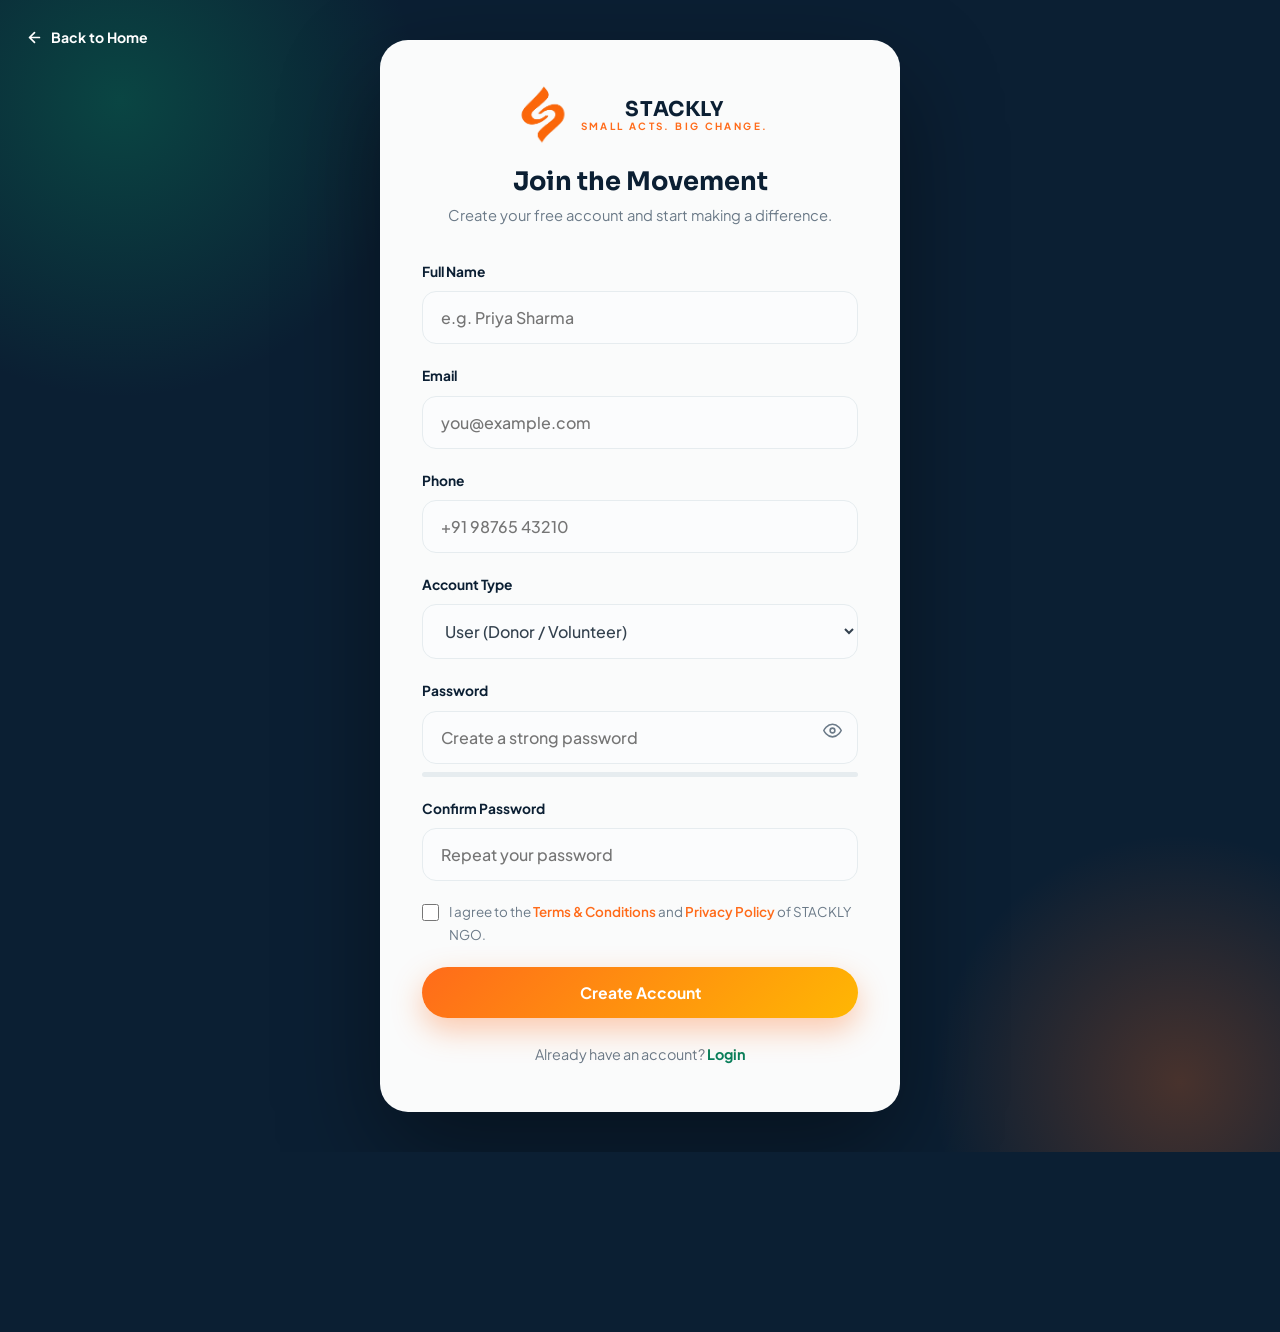
<file: register.html>
<!DOCTYPE html>
<html lang="en">
<head>
<meta charset="UTF-8">
<meta name="viewport" content="width=device-width, initial-scale=1.0">
<title>Register — STACKLY</title>
<link rel="icon" type="image/svg+xml" href="svg/logo.svg">
<link href="https://fonts.googleapis.com/css2?family=Sora:wght@400;600;700;800&family=Plus+Jakarta+Sans:wght@400;500;600;700;800&display=swap" rel="stylesheet">
<link rel="stylesheet" href="css/style.css">
<link rel="stylesheet" href="css/animation.css">
<link rel="stylesheet" href="css/responsive.css">
<link rel="stylesheet" href="css/auth.css">
</head>
<body class="auth-body" data-no-preloader data-no-glow data-light-header>
<a href="index.html" class="auth-back"><svg viewBox="0 0 24 24" width="17" height="17" fill="none" stroke="currentColor" stroke-width="2.4" stroke-linecap="round" stroke-linejoin="round"><path d="M19 12H5M12 19l-7-7 7-7"/></svg> Back to Home</a>
<div class="auth-shell wide">
  <div class="auth-head">
    <a href="index.html" class="brand auth-brand" aria-label="STACKLY home">
      <img src="img/logo.webp" alt="" width="58" height="58">
      <span class="brand-text"><strong>STACKLY</strong><small>Small Acts. Big Change.</small></span>
    </a>
    <h1>Join the Movement</h1>
    <p>Create your free account and start making a difference.</p>
  </div>
  <div class="auth-msg" id="authMsg" aria-live="polite"></div>
  <form id="registerForm" novalidate>
    <div class="field"><label for="rName">Full Name</label><input id="rName" type="text" data-f="name" placeholder="e.g. Priya Sharma" autocomplete="name"><span class="err">Name should contain only letters and spaces.</span></div>
    <div class="field"><label for="rEmail">Email</label><input id="rEmail" type="email" data-f="email" placeholder="you@example.com" autocomplete="email"><span class="err">Enter a valid email address.</span></div>
    <div class="field"><label for="rPhone">Phone</label><input id="rPhone" type="tel" data-f="phone" placeholder="+91 98765 43210" autocomplete="tel"><span class="err">Enter a valid phone number.</span></div>
    <div class="field"><label for="rRole">Account Type</label><select id="rRole" data-f="role"><option value="user">User (Donor / Volunteer)</option><option value="admin">Admin (Organization)</option></select></div>
    <div class="field"><label for="rPass">Password</label><input id="rPass" type="password" data-f="password" placeholder="Create a strong password" autocomplete="new-password"><span class="pass-toggle" role="button" tabindex="0" aria-label="Show password"><svg viewBox="0 0 24 24" fill="none" stroke="currentColor" stroke-width="2" stroke-linecap="round" stroke-linejoin="round"><path d="M1 12s4-8 11-8 11 8 11 8-4 8-11 8-11-8-11-8z"/><circle cx="12" cy="12" r="3"/></svg></span><span class="err">Use 8+ chars with uppercase, number & symbol.</span><div class="pass-strength" id="passStrength"><i></i></div></div>
    <div class="field"><label for="rConfirm">Confirm Password</label><input id="rConfirm" type="password" data-f="confirm" placeholder="Repeat your password" autocomplete="new-password"><span class="err">Passwords do not match.</span></div>
    <label class="terms-row field" style="margin-bottom:0"><input type="checkbox" data-f="terms"><span>I agree to the <a href="#" onclick="return false">Terms & Conditions</a> and <a href="#" onclick="return false">Privacy Policy</a> of STACKLY NGO.</span></label>
    <button type="submit" class="btn btn-primary" style="width:100%;margin-top:20px">Create Account</button>
  </form>
  <p class="auth-alt">Already have an account? <a href="login.html">Login</a></p>
</div>
<script src="js/main.js"></script>
<script src="js/validation.js"></script>
<script src="js/auth.js"></script>
</body>
</html>
</file>
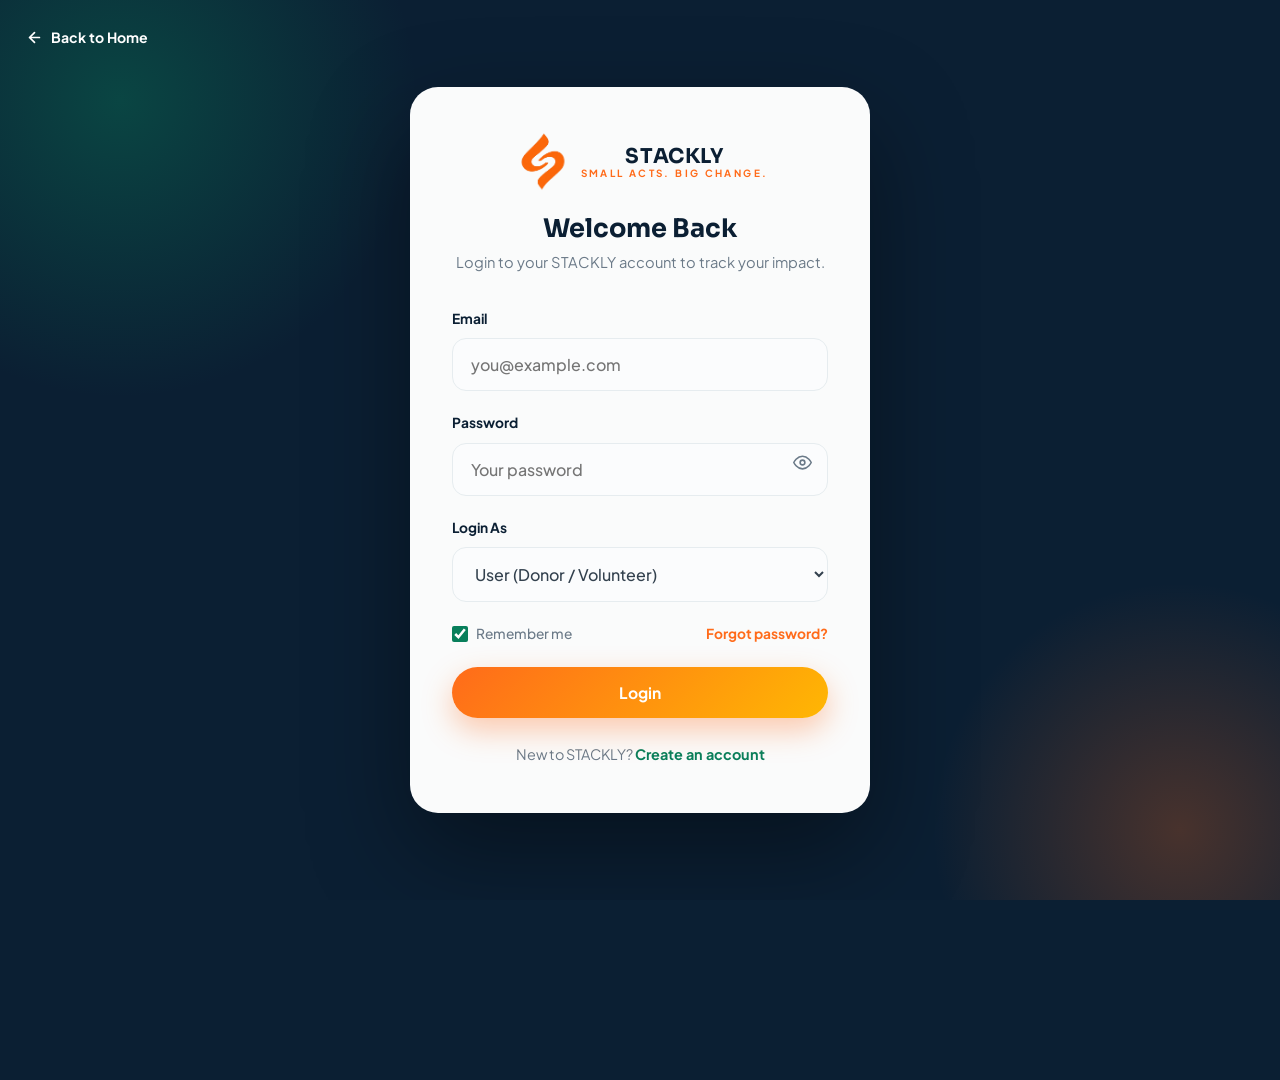
<file: seller-dashboard.html>
<!DOCTYPE html>
<html lang="en">
<head>
<meta charset="UTF-8">
<meta name="viewport" content="width=device-width, initial-scale=1.0">
<link rel="icon" type="image/svg+xml" href="svg/logo.svg">
<link href="https://fonts.googleapis.com/css2?family=Sora:wght@400;600;700;800&family=Plus+Jakarta+Sans:wght@400;500;600;700;800&display=swap" rel="stylesheet">
<link rel="stylesheet" href="css/style.css">
<link rel="stylesheet" href="css/animation.css">
<link rel="stylesheet" href="css/responsive.css">
<link rel="stylesheet" href="css/dashboard.css">
<title>Admin Dashboard — STACKLY</title>
</head>
<body class="dash-body dash-admin" data-no-preloader data-no-glow data-light-header>
<div class="dash-layout">
  <aside class="dash-sidebar">
    <a href="index.html" class="brand"><img src="img/logo.webp" alt="" width="40" height="40"><span class="brand-text"><strong>STACKLY</strong><small>Admin Panel</small></span></a>
    <p class="dash-side-label">Manage</p>
    <nav class="dash-menu"><a href="seller-dashboard.html" class="active"><svg viewBox="0 0 24 24" fill="none" stroke="currentColor" stroke-width="2"><rect x="3" y="3" width="7" height="7" rx="1"/><rect x="14" y="3" width="7" height="7" rx="1"/><rect x="14" y="14" width="7" height="7" rx="1"/><rect x="3" y="14" width="7" height="7" rx="1"/></svg>Dashboard</a>
      <a href="#" onclick="return false"><svg viewBox="0 0 24 24" fill="none" stroke="currentColor" stroke-width="2" stroke-linecap="round" stroke-linejoin="round"><path d="M20.84 4.61a5.5 5.5 0 0 0-7.78 0L12 5.67l-1.06-1.06a5.5 5.5 0 0 0-7.78 7.78l1.06 1.06L12 21.23l7.78-7.78 1.06-1.06a5.5 5.5 0 0 0 0-7.78z"/></svg>Donations</a>
      <a href="#" onclick="return false"><svg viewBox="0 0 24 24" fill="none" stroke="currentColor" stroke-width="2" stroke-linecap="round" stroke-linejoin="round"><path d="M17 21v-2a4 4 0 0 0-4-4H5a4 4 0 0 0-4 4v2"/><circle cx="9" cy="7" r="4"/><path d="M23 21v-2a4 4 0 0 0-3-3.87M16 3.13a4 4 0 0 1 0 7.75"/></svg>Users</a>
      <a href="#" onclick="return false"><svg viewBox="0 0 24 24" fill="none" stroke="currentColor" stroke-width="2" stroke-linecap="round" stroke-linejoin="round"><path d="M3 9l9-7 9 7v11a2 2 0 0 1-2 2H5a2 2 0 0 1-2-2z"/><path d="M9 22V12h6v10"/></svg>Projects</a>
      <a href="#" onclick="return false"><svg viewBox="0 0 24 24" fill="none" stroke="currentColor" stroke-width="2" stroke-linecap="round" stroke-linejoin="round"><path d="m3 11 18-7-7 18-2.5-7.5z"/></svg>Campaigns</a>
      <a href="#" onclick="return false"><svg viewBox="0 0 24 24" fill="none" stroke="currentColor" stroke-width="2" stroke-linecap="round" stroke-linejoin="round"><path d="M4 19.5A2.5 2.5 0 0 1 6.5 17H20"/><path d="M6.5 2H20v20H6.5A2.5 2.5 0 0 1 4 19.5v-15A2.5 2.5 0 0 1 6.5 2z"/></svg>Blog</a>
      <a href="#" onclick="return false"><svg viewBox="0 0 24 24" fill="none" stroke="currentColor" stroke-width="2" stroke-linecap="round" stroke-linejoin="round"><circle cx="12" cy="8" r="4"/><path d="M4 21v-1a8 8 0 0 1 16 0v1"/></svg>Volunteers</a>
      <a href="#" onclick="return false"><svg viewBox="0 0 24 24" fill="none" stroke="currentColor" stroke-width="2" stroke-linecap="round" stroke-linejoin="round"><path d="M18 20V10M12 20V4M6 20v-6"/></svg>Reports</a>
      <a href="#" onclick="return false"><svg viewBox="0 0 24 24" fill="none" stroke="currentColor" stroke-width="2" stroke-linecap="round" stroke-linejoin="round"><circle cx="12" cy="12" r="3"/><path d="M19.4 15a1.65 1.65 0 0 0 .33 1.82l.06.06a2 2 0 1 1-2.83 2.83l-.06-.06a1.65 1.65 0 0 0-1.82-.33 1.65 1.65 0 0 0-1 1.51V21a2 2 0 1 1-4 0v-.09A1.65 1.65 0 0 0 9 19.4a1.65 1.65 0 0 0-1.82.33l-.06.06a2 2 0 1 1-2.83-2.83l.06-.06a1.65 1.65 0 0 0 .33-1.82 1.65 1.65 0 0 0-1.51-1H3a2 2 0 1 1 0-4h.09A1.65 1.65 0 0 0 4.6 9a1.65 1.65 0 0 0-.33-1.82l-.06-.06a2 2 0 1 1 2.83-2.83l.06.06a1.65 1.65 0 0 0 1.82.33H9a1.65 1.65 0 0 0 1-1.51V3a2 2 0 1 1 4 0v.09a1.65 1.65 0 0 0 1 1.51 1.65 1.65 0 0 0 1.82-.33l.06-.06a2 2 0 1 1 2.83 2.83l-.06.06a1.65 1.65 0 0 0-.33 1.82V9a1.65 1.65 0 0 0 1.51 1H21a2 2 0 1 1 0 4h-.09a1.65 1.65 0 0 0-1.51 1z"/></svg>Settings</a>
      <a href="#" data-logout class="logout"><svg viewBox="0 0 24 24" fill="none" stroke="currentColor" stroke-width="2" stroke-linecap="round" stroke-linejoin="round"><path d="M9 21H5a2 2 0 0 1-2-2V5a2 2 0 0 1 2-2h4"/><path d="m16 17 5-5-5-5M21 12H9"/></svg>Logout</a></nav>
  </aside>
  <main class="dash-main">
    <div class="dash-top">
      <div><h1>Admin Dashboard</h1><p>Organization-wide overview — updated just now.</p></div>
      <div class="dash-user"><div class="avatar js-user-initial" style="background:var(--grad-o)">A</div><div><strong class="js-user-name">Admin</strong><span class="js-user-email">admin@stackly.org</span></div></div>
    </div>
    <div class="stat-grid" style="grid-template-columns:repeat(5,1fr)">
      <div class="stat-card"><div class="sc-ic" style="background:var(--grad)"><svg viewBox="0 0 24 24" fill="none" stroke="currentColor" stroke-width="2" stroke-linecap="round" stroke-linejoin="round"><path d="M20.84 4.61a5.5 5.5 0 0 0-7.78 0L12 5.67l-1.06-1.06a5.5 5.5 0 0 0-7.78 7.78l1.06 1.06L12 21.23l7.78-7.78 1.06-1.06a5.5 5.5 0 0 0 0-7.78z"/></svg></div><div><strong data-dashcount="1.2" data-prefix="₹" data-suffix=" Cr">0</strong><span>Total Donations</span></div></div>
      <div class="stat-card"><div class="sc-ic" style="background:var(--grad-o)"><svg viewBox="0 0 24 24" fill="none" stroke="currentColor" stroke-width="2" stroke-linecap="round" stroke-linejoin="round"><path d="m3 11 18-7-7 18-2.5-7.5z"/></svg></div><div><strong data-dashcount="24">0</strong><span>Active Campaigns</span></div></div>
      <div class="stat-card"><div class="sc-ic" style="background:linear-gradient(135deg,#0E9F6E,#34D399)"><svg viewBox="0 0 24 24" fill="none" stroke="currentColor" stroke-width="2" stroke-linecap="round" stroke-linejoin="round"><path d="M17 21v-2a4 4 0 0 0-4-4H5a4 4 0 0 0-4 4v2"/><circle cx="9" cy="7" r="4"/><path d="M23 21v-2a4 4 0 0 0-3-3.87M16 3.13a4 4 0 0 1 0 7.75"/></svg></div><div><strong data-dashcount="8540">0</strong><span>Registered Users</span></div></div>
      <div class="stat-card"><div class="sc-ic" style="background:linear-gradient(135deg,#FFB703,#F59E0B)"><svg viewBox="0 0 24 24" fill="none" stroke="currentColor" stroke-width="2" stroke-linecap="round" stroke-linejoin="round"><circle cx="12" cy="8" r="4"/><path d="M4 21v-1a8 8 0 0 1 16 0v1"/></svg></div><div><strong data-dashcount="5120">0</strong><span>Volunteers</span></div></div>
      <div class="stat-card"><div class="sc-ic" style="background:linear-gradient(135deg,#E64980,#F783AC)"><svg viewBox="0 0 24 24" fill="none" stroke="currentColor" stroke-width="2" stroke-linecap="round" stroke-linejoin="round"><path d="M18 20V10M12 20V4M6 20v-6"/></svg></div><div><strong data-dashcount="18.4" data-prefix="₹" data-suffix="L">0</strong><span>Monthly Revenue</span></div></div>
    </div>
    <div class="dash-grid">
      <div class="panel">
        <div class="panel-head"><h3>Donation Analytics (FY 2026)</h3><a href="#">Full Report</a></div>
        <div class="chart" id="revenueChart" data-values="[8,11,9,13,15,12,17,16,14,19,17,22]" data-labels='["Apr","May","Jun","Jul","Aug","Sep","Oct","Nov","Dec","Jan","Feb","Mar"]'></div>
      </div>
      <div class="panel">
        <div class="panel-head"><h3>Fund Allocation</h3></div>
        <div class="donut-wrap">
          <svg class="donut" id="donutChart" viewBox="0 0 170 170" data-segments='[{"v":42,"color":"#087F5B"},{"v":24,"color":"#FF6B1A"},{"v":18,"color":"#FFB703"},{"v":16,"color":"#0B1F33"}]'></svg>
          <ul class="donut-legend">
            <li><span class="dot" style="background:#087F5B"></span>Education — 42%</li>
            <li><span class="dot" style="background:#FF6B1A"></span>Healthcare — 24%</li>
            <li><span class="dot" style="background:#FFB703"></span>Environment — 18%</li>
            <li><span class="dot" style="background:#0B1F33"></span>Community — 16%</li>
          </ul>
        </div>
      </div>
    </div>
    <div class="dash-grid">
      <div class="panel">
        <div class="panel-head"><h3>Recent Donations</h3><a href="#">Export CSV</a></div>
        <div style="overflow-x:auto">
        <table class="dtable">
          <thead><tr><th>Donor</th><th>Project</th><th>Amount</th><th>Status</th></tr></thead>
          <tbody>
            <tr><td>Anita Deshmukh</td><td>Education for Every Child</td><td>₹2,500</td><td><span class="pill ok">Completed</span></td></tr>
            <tr><td>Vikram Rao</td><td>Rural Healthcare Mission</td><td>₹50,000</td><td><span class="pill ok">Completed</span></td></tr>
            <tr><td>Farah Khan</td><td>Green Earth Project</td><td>₹1,000</td><td><span class="pill warn">Pending</span></td></tr>
            <tr><td>TechNova CSR</td><td>Clean Water Initiative</td><td>₹2,00,000</td><td><span class="pill ok">Completed</span></td></tr>
            <tr><td>Rohan Iyer</td><td>Community Food Program</td><td>₹500</td><td><span class="pill info">Recurring</span></td></tr>
          </tbody>
        </table>
        </div>
      </div>
      <div class="panel">
        <div class="panel-head"><h3>Activity Timeline</h3></div>
        <ul class="timeline">
          <li><strong>New campaign launched: "Books for Bharat"</strong><span>Today, 10:24 AM</span></li>
          <li><strong>₹2,00,000 CSR donation received</strong><span>Yesterday, 4:12 PM</span></li>
          <li><strong>Volunteer batch #48 completed training</strong><span>Sep 28, 2026</span></li>
          <li><strong>Well #61 commissioned in Kherwadi</strong><span>Sep 26, 2026</span></li>
          <li><strong>Monthly impact report published</strong><span>Sep 25, 2026</span></li>
        </ul>
      </div>
    </div>
    <div class="dash-grid" style="grid-template-columns:1fr 1.4fr">
      <div class="panel">
        <div class="panel-head"><h3>Latest Users</h3></div>
        <ul class="recent-list">
          <li><div class="rl-ic" style="background:var(--grad)">A</div><div><strong>Anita Deshmukh</strong><span>Joined Sep 28 — Changemaker</span></div><span class="rl-amt"></span></li>
          <li><div class="rl-ic" style="background:var(--grad-o)">F</div><div><strong>Farah Khan</strong><span>Joined Sep 27 — Supporter</span></div><span class="rl-amt"></span></li>
          <li><div class="rl-ic" style="background:#34D399">R</div><div><strong>Rohan Iyer</strong><span>Joined Sep 26 — Impact Partner</span></div><span class="rl-amt"></span></li>
        </ul>
      </div>
      <div class="panel">
        <div class="panel-head"><h3>Campaign Performance</h3></div>
        <div class="prog-row"><div class="pr-head"><strong>Community Food Program</strong><span>91% — ₹4.6L raised</span></div><div class="bar"><i data-w="91" style="background:var(--grad-o)"></i></div></div>
        <div class="prog-row"><div class="pr-head"><strong>Green Earth Project</strong><span>85% — ₹5.2L raised</span></div><div class="bar"><i data-w="85" style=""></i></div></div>
        <div class="prog-row"><div class="pr-head"><strong>Education for Every Child</strong><span>78% — ₹8.4L raised</span></div><div class="bar"><i data-w="78" style=""></i></div></div>
        <div class="prog-row"><div class="pr-head"><strong>Rural Healthcare Mission</strong><span>72% — ₹9.8L raised</span></div><div class="bar"><i data-w="72" style=""></i></div></div>
      </div>
    </div>
  </main>
</div>
<button class="dash-side-toggle" id="sideToggle" aria-label="Toggle sidebar"><svg viewBox="0 0 24 24" width="22" height="22" fill="none" stroke="currentColor" stroke-width="2.4" stroke-linecap="round"><path d="M3 6h18M3 12h18M3 18h18"/></svg></button>
<script src="js/main.js"></script>
<script src="js/auth.js"></script>
<script src="js/seller-dashboard.js"></script>
</body>
</html>
</file>
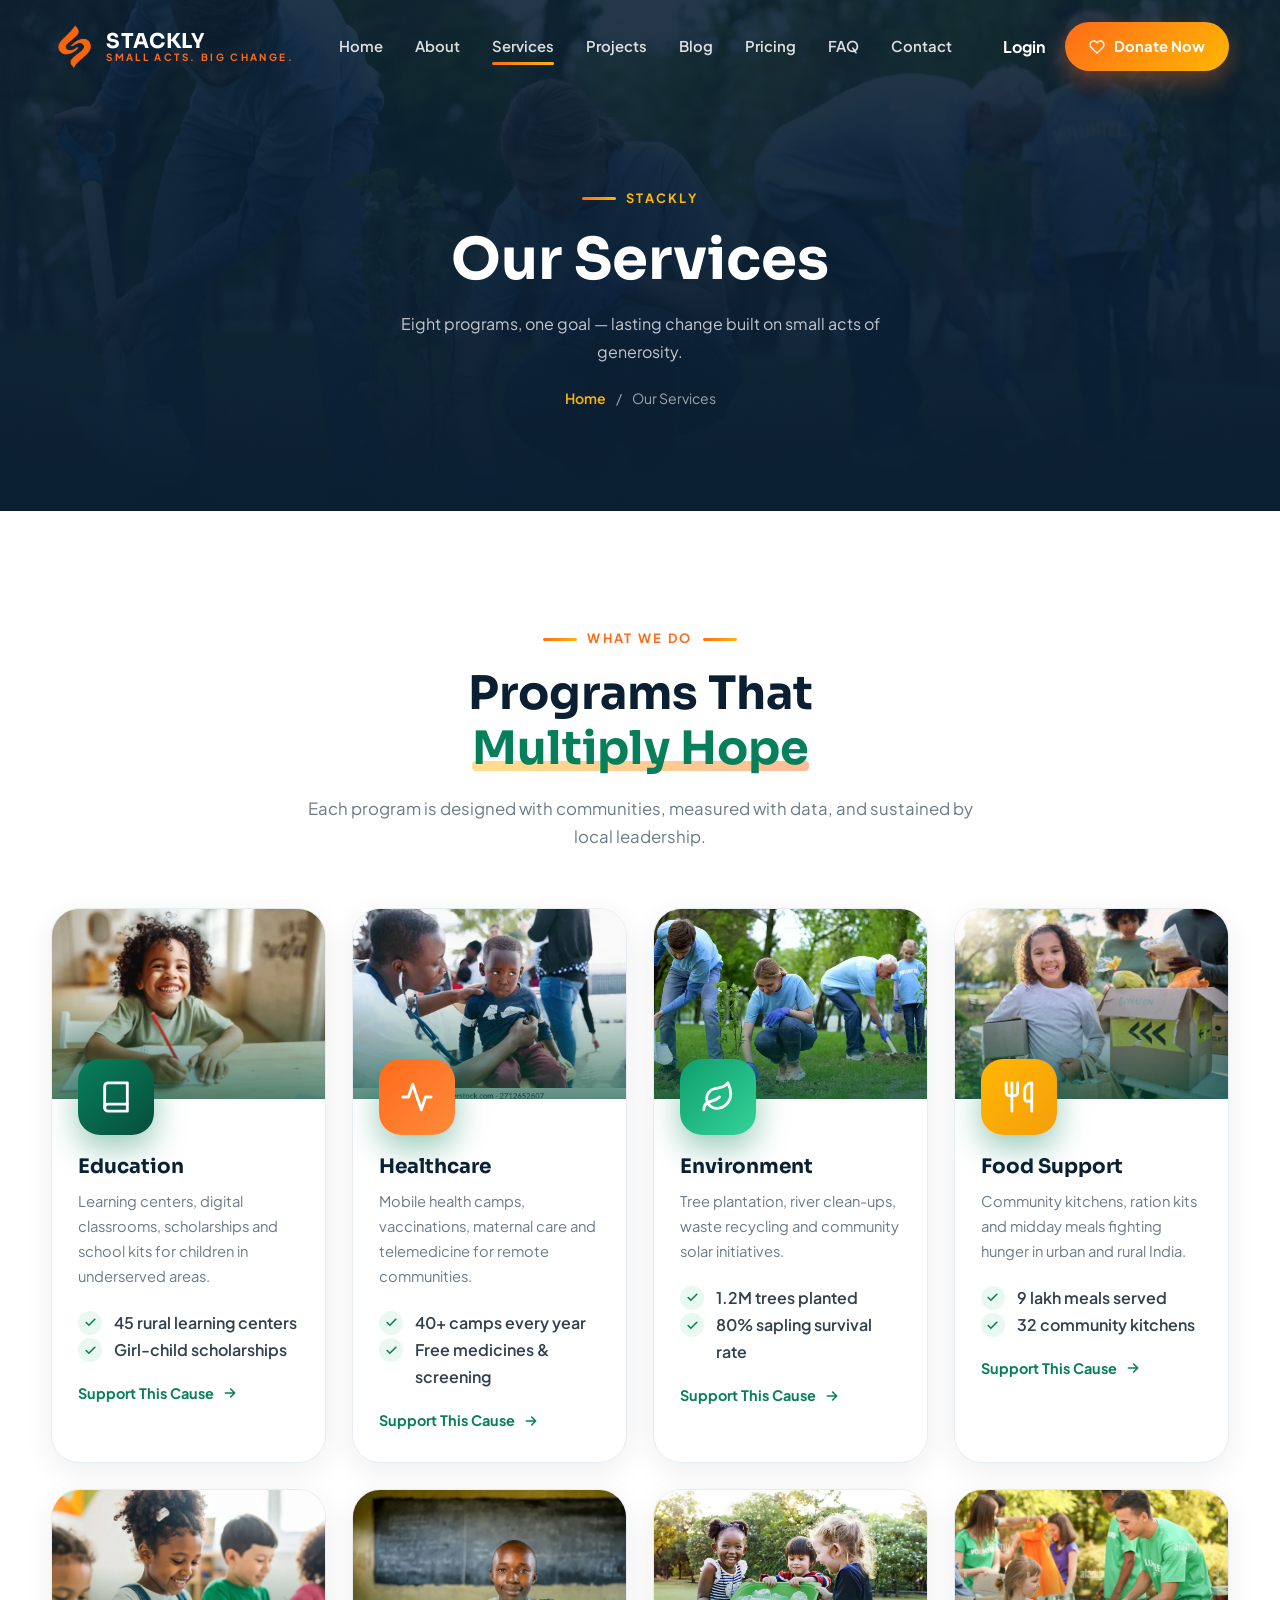
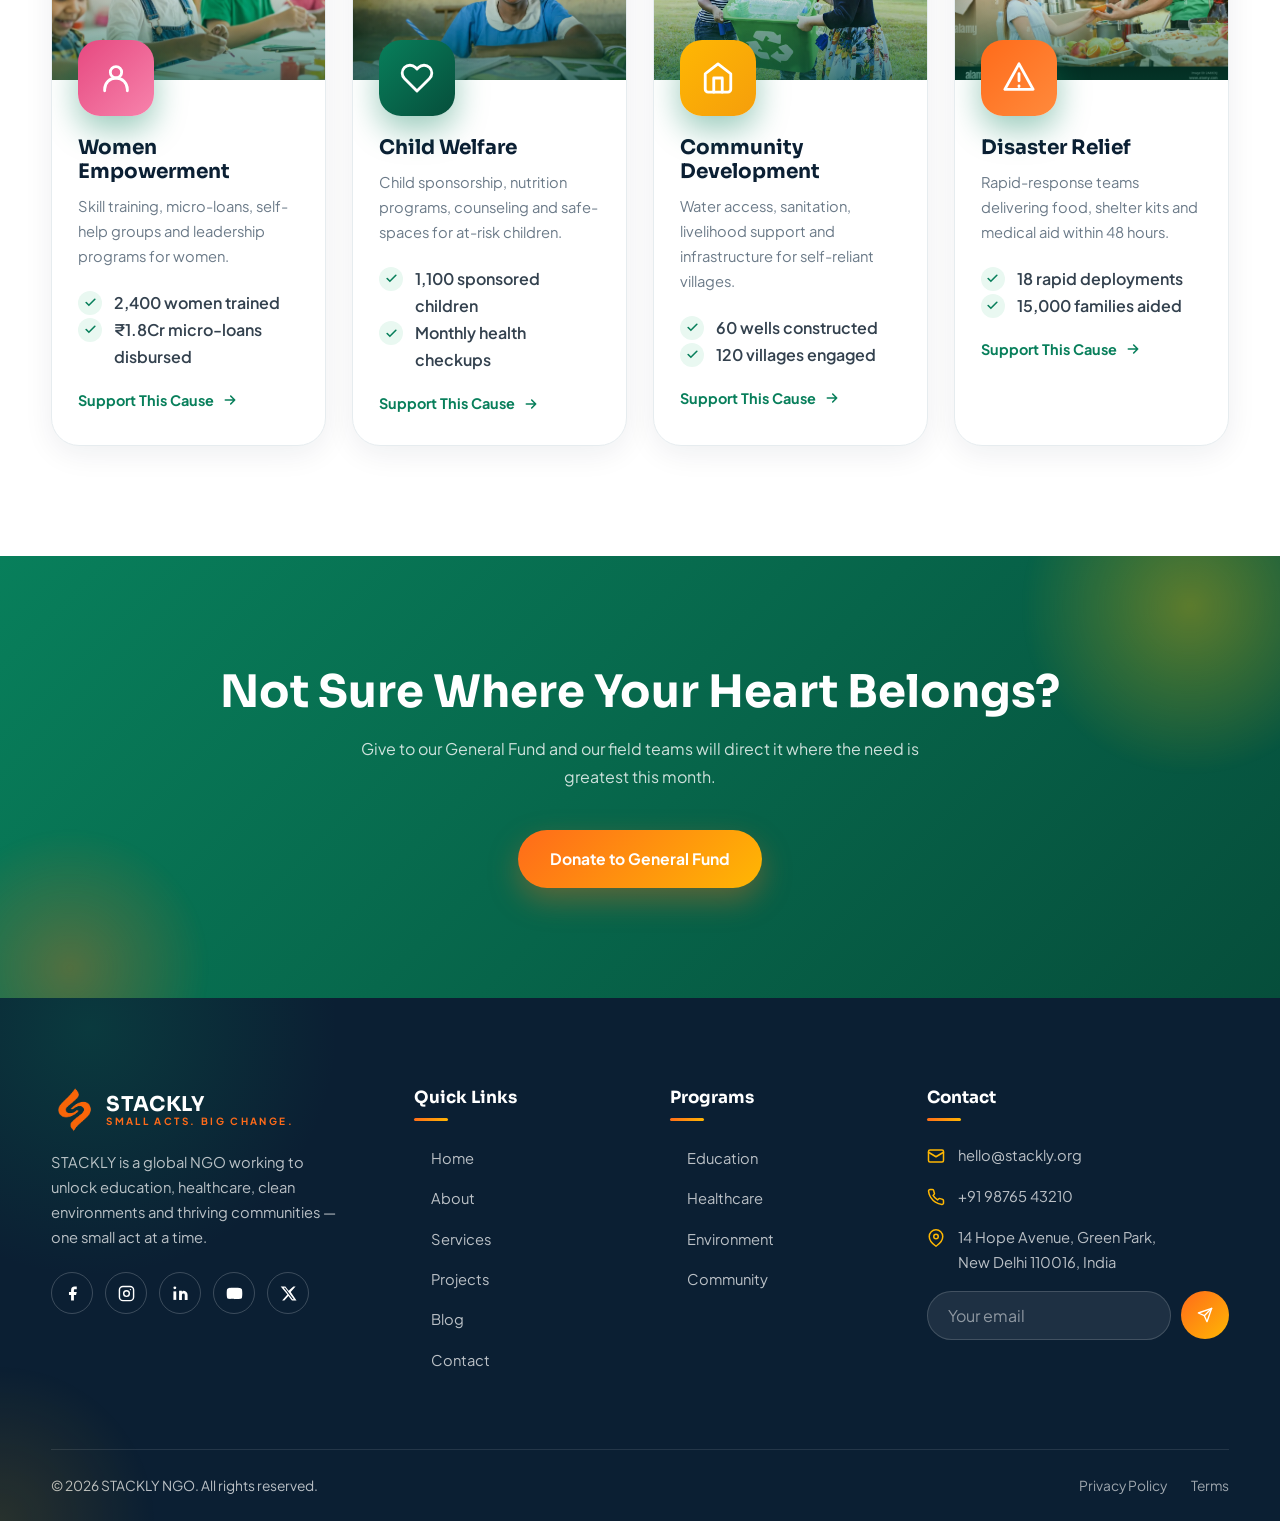
<file: services.html>
<!DOCTYPE html>
<html lang="en">
<head>
<meta charset="UTF-8">
<meta name="viewport" content="width=device-width, initial-scale=1.0">
<link rel="icon" type="image/svg+xml" href="svg/logo.svg">
<link href="https://fonts.googleapis.com/css2?family=Sora:wght@400;600;700;800&family=Plus+Jakarta+Sans:wght@400;500;600;700;800&display=swap" rel="stylesheet">
<link rel="stylesheet" href="https://unpkg.com/aos@2.3.4/dist/aos.css">
<link rel="stylesheet" href="css/style.css">
<link rel="stylesheet" href="css/animation.css">
<link rel="stylesheet" href="css/responsive.css">
<title>Our Services — STACKLY NGO</title>
<meta name="description" content="STACKLY programs — Education, Healthcare, Environment, Food Support, Women Empowerment, Child Welfare, Community Development, Disaster Relief.">
</head>
<body>
<div id="site-header"></div>
<section class="page-hero">
  <div class="ph-bg"><img src="img/services/environment.webp" alt=""></div>
  <div class="container">
    <span class="eyebrow" style="color:var(--gold)">STACKLY</span>
    <h1 class="anim-zoom in">Our Services</h1>
    <p class="anim-up in" style="--d:.2s">Eight programs, one goal — lasting change built on small acts of generosity.</p>
    <div class="crumbs"><a href="index.html">Home</a><span>/</span><span>Our Services</span></div>
  </div>
</section>
<section class="section">
  <div class="container">
    <div class="sec-head center" data-aos="fade-up">
      <span class="eyebrow">What We Do</span>
      <h2 class="sec-title">Programs That <span class="hl">Multiply Hope</span></h2>
      <p class="sec-desc">Each program is designed with communities, measured with data, and sustained by local leadership.</p>
    </div>
    <div class="svc-grid">
      <article class="svc-card" data-aos="fade-up" data-aos-delay="0">
        <div class="svc-img"><img src="img/services/education.webp" alt="Child learning to write" loading="lazy"></div>
        <div class="svc-icon" style="background:var(--grad)"><svg viewBox="0 0 24 24" fill="none" stroke="currentColor" stroke-width="2" stroke-linecap="round" stroke-linejoin="round"><path d="M4 19.5A2.5 2.5 0 0 1 6.5 17H20"/><path d="M6.5 2H20v20H6.5A2.5 2.5 0 0 1 4 19.5v-15A2.5 2.5 0 0 1 6.5 2z"/></svg></div>
        <div class="svc-body"><h3>Education</h3><p>Learning centers, digital classrooms, scholarships and school kits for children in underserved areas.</p><ul class="check-list" style="margin:0 0 16px;gap:8px"><li><span class="ck"><svg viewBox="0 0 24 24" fill="none" stroke="currentColor" stroke-width="3" stroke-linecap="round"><path d="M20 6L9 17l-5-5"/></svg></span>45 rural learning centers</li><li><span class="ck"><svg viewBox="0 0 24 24" fill="none" stroke="currentColor" stroke-width="3" stroke-linecap="round"><path d="M20 6L9 17l-5-5"/></svg></span>Girl-child scholarships</li></ul><a class="svc-link" href="index.html#donate">Support This Cause <svg viewBox="0 0 24 24" width="16" height="16" fill="none" stroke="currentColor" stroke-width="2.4" stroke-linecap="round" stroke-linejoin="round"><path d="M5 12h14M13 6l6 6-6 6"/></svg></a></div>
      </article>
      <article class="svc-card" data-aos="fade-up" data-aos-delay="80">
        <div class="svc-img"><img src="img/services/healthcare.webp" alt="Doctor examining a child" loading="lazy"></div>
        <div class="svc-icon" style="background:linear-gradient(135deg,#FF6B1A,#FF8A3C)"><svg viewBox="0 0 24 24" fill="none" stroke="currentColor" stroke-width="2" stroke-linecap="round" stroke-linejoin="round"><path d="M22 12h-4l-3 9L9 3l-3 9H2"/></svg></div>
        <div class="svc-body"><h3>Healthcare</h3><p>Mobile health camps, vaccinations, maternal care and telemedicine for remote communities.</p><ul class="check-list" style="margin:0 0 16px;gap:8px"><li><span class="ck"><svg viewBox="0 0 24 24" fill="none" stroke="currentColor" stroke-width="3" stroke-linecap="round"><path d="M20 6L9 17l-5-5"/></svg></span>40+ camps every year</li><li><span class="ck"><svg viewBox="0 0 24 24" fill="none" stroke="currentColor" stroke-width="3" stroke-linecap="round"><path d="M20 6L9 17l-5-5"/></svg></span>Free medicines & screening</li></ul><a class="svc-link" href="index.html#donate">Support This Cause <svg viewBox="0 0 24 24" width="16" height="16" fill="none" stroke="currentColor" stroke-width="2.4" stroke-linecap="round" stroke-linejoin="round"><path d="M5 12h14M13 6l6 6-6 6"/></svg></a></div>
      </article>
      <article class="svc-card" data-aos="fade-up" data-aos-delay="160">
        <div class="svc-img"><img src="img/services/environment.webp" alt="Volunteers planting trees" loading="lazy"></div>
        <div class="svc-icon" style="background:linear-gradient(135deg,#0E9F6E,#34D399)"><svg viewBox="0 0 24 24" fill="none" stroke="currentColor" stroke-width="2" stroke-linecap="round" stroke-linejoin="round"><path d="M11 20A7 7 0 0 1 9.8 6.1C15.5 5 17 4.48 19 2c1 2 2 4.18 2 8 0 5.5-4.78 10-10 10z"/><path d="M2 21c0-3 1.85-5.36 5.08-6C9.5 14.52 12 13 13 12"/></svg></div>
        <div class="svc-body"><h3>Environment</h3><p>Tree plantation, river clean-ups, waste recycling and community solar initiatives.</p><ul class="check-list" style="margin:0 0 16px;gap:8px"><li><span class="ck"><svg viewBox="0 0 24 24" fill="none" stroke="currentColor" stroke-width="3" stroke-linecap="round"><path d="M20 6L9 17l-5-5"/></svg></span>1.2M trees planted</li><li><span class="ck"><svg viewBox="0 0 24 24" fill="none" stroke="currentColor" stroke-width="3" stroke-linecap="round"><path d="M20 6L9 17l-5-5"/></svg></span>80% sapling survival rate</li></ul><a class="svc-link" href="index.html#donate">Support This Cause <svg viewBox="0 0 24 24" width="16" height="16" fill="none" stroke="currentColor" stroke-width="2.4" stroke-linecap="round" stroke-linejoin="round"><path d="M5 12h14M13 6l6 6-6 6"/></svg></a></div>
      </article>
      <article class="svc-card" data-aos="fade-up" data-aos-delay="240">
        <div class="svc-img"><img src="img/services/food.webp" alt="Volunteers packing food donations" loading="lazy"></div>
        <div class="svc-icon" style="background:linear-gradient(135deg,#FFB703,#F59E0B)"><svg viewBox="0 0 24 24" fill="none" stroke="currentColor" stroke-width="2" stroke-linecap="round" stroke-linejoin="round"><path d="M3 2v7a2 2 0 0 0 2 2h4a2 2 0 0 0 2-2V2M7 2v20M21 15V2a5 5 0 0 0-5 5v6a2 2 0 0 0 2 2h3zm0 0v7"/></svg></div>
        <div class="svc-body"><h3>Food Support</h3><p>Community kitchens, ration kits and midday meals fighting hunger in urban and rural India.</p><ul class="check-list" style="margin:0 0 16px;gap:8px"><li><span class="ck"><svg viewBox="0 0 24 24" fill="none" stroke="currentColor" stroke-width="3" stroke-linecap="round"><path d="M20 6L9 17l-5-5"/></svg></span>9 lakh meals served</li><li><span class="ck"><svg viewBox="0 0 24 24" fill="none" stroke="currentColor" stroke-width="3" stroke-linecap="round"><path d="M20 6L9 17l-5-5"/></svg></span>32 community kitchens</li></ul><a class="svc-link" href="index.html#donate">Support This Cause <svg viewBox="0 0 24 24" width="16" height="16" fill="none" stroke="currentColor" stroke-width="2.4" stroke-linecap="round" stroke-linejoin="round"><path d="M5 12h14M13 6l6 6-6 6"/></svg></a></div>
      </article>
      <article class="svc-card" data-aos="fade-up" data-aos-delay="0">
        <div class="svc-img"><img src="img/services/women.webp" alt="Young girl painting at school" loading="lazy"></div>
        <div class="svc-icon" style="background:linear-gradient(135deg,#E64980,#F783AC)"><svg viewBox="0 0 24 24" fill="none" stroke="currentColor" stroke-width="2" stroke-linecap="round" stroke-linejoin="round"><circle cx="12" cy="8" r="4"/><path d="M4 21v-1a8 8 0 0 1 16 0v1"/></svg></div>
        <div class="svc-body"><h3>Women Empowerment</h3><p>Skill training, micro-loans, self-help groups and leadership programs for women.</p><ul class="check-list" style="margin:0 0 16px;gap:8px"><li><span class="ck"><svg viewBox="0 0 24 24" fill="none" stroke="currentColor" stroke-width="3" stroke-linecap="round"><path d="M20 6L9 17l-5-5"/></svg></span>2,400 women trained</li><li><span class="ck"><svg viewBox="0 0 24 24" fill="none" stroke="currentColor" stroke-width="3" stroke-linecap="round"><path d="M20 6L9 17l-5-5"/></svg></span>₹1.8Cr micro-loans disbursed</li></ul><a class="svc-link" href="index.html#donate">Support This Cause <svg viewBox="0 0 24 24" width="16" height="16" fill="none" stroke="currentColor" stroke-width="2.4" stroke-linecap="round" stroke-linejoin="round"><path d="M5 12h14M13 6l6 6-6 6"/></svg></a></div>
      </article>
      <article class="svc-card" data-aos="fade-up" data-aos-delay="80">
        <div class="svc-img"><img src="img/services/child-welfare.webp" alt="Student smiling in classroom" loading="lazy"></div>
        <div class="svc-icon" style="background:var(--grad)"><svg viewBox="0 0 24 24" fill="none" stroke="currentColor" stroke-width="2" stroke-linecap="round" stroke-linejoin="round"><path d="M20.84 4.61a5.5 5.5 0 0 0-7.78 0L12 5.67l-1.06-1.06a5.5 5.5 0 0 0-7.78 7.78l1.06 1.06L12 21.23l7.78-7.78 1.06-1.06a5.5 5.5 0 0 0 0-7.78z"/></svg></div>
        <div class="svc-body"><h3>Child Welfare</h3><p>Child sponsorship, nutrition programs, counseling and safe-spaces for at-risk children.</p><ul class="check-list" style="margin:0 0 16px;gap:8px"><li><span class="ck"><svg viewBox="0 0 24 24" fill="none" stroke="currentColor" stroke-width="3" stroke-linecap="round"><path d="M20 6L9 17l-5-5"/></svg></span>1,100 sponsored children</li><li><span class="ck"><svg viewBox="0 0 24 24" fill="none" stroke="currentColor" stroke-width="3" stroke-linecap="round"><path d="M20 6L9 17l-5-5"/></svg></span>Monthly health checkups</li></ul><a class="svc-link" href="index.html#donate">Support This Cause <svg viewBox="0 0 24 24" width="16" height="16" fill="none" stroke="currentColor" stroke-width="2.4" stroke-linecap="round" stroke-linejoin="round"><path d="M5 12h14M13 6l6 6-6 6"/></svg></a></div>
      </article>
      <article class="svc-card" data-aos="fade-up" data-aos-delay="160">
        <div class="svc-img"><img src="img/services/community.webp" alt="Children recycling together" loading="lazy"></div>
        <div class="svc-icon" style="background:linear-gradient(135deg,#FFB703,#F59E0B)"><svg viewBox="0 0 24 24" fill="none" stroke="currentColor" stroke-width="2" stroke-linecap="round" stroke-linejoin="round"><path d="M3 9l9-7 9 7v11a2 2 0 0 1-2 2H5a2 2 0 0 1-2-2z"/><path d="M9 22V12h6v10"/></svg></div>
        <div class="svc-body"><h3>Community Development</h3><p>Water access, sanitation, livelihood support and infrastructure for self-reliant villages.</p><ul class="check-list" style="margin:0 0 16px;gap:8px"><li><span class="ck"><svg viewBox="0 0 24 24" fill="none" stroke="currentColor" stroke-width="3" stroke-linecap="round"><path d="M20 6L9 17l-5-5"/></svg></span>60 wells constructed</li><li><span class="ck"><svg viewBox="0 0 24 24" fill="none" stroke="currentColor" stroke-width="3" stroke-linecap="round"><path d="M20 6L9 17l-5-5"/></svg></span>120 villages engaged</li></ul><a class="svc-link" href="index.html#donate">Support This Cause <svg viewBox="0 0 24 24" width="16" height="16" fill="none" stroke="currentColor" stroke-width="2.4" stroke-linecap="round" stroke-linejoin="round"><path d="M5 12h14M13 6l6 6-6 6"/></svg></a></div>
      </article>
      <article class="svc-card" data-aos="fade-up" data-aos-delay="240">
        <div class="svc-img"><img src="img/services/disaster.webp" alt="Volunteer distributing relief" loading="lazy"></div>
        <div class="svc-icon" style="background:linear-gradient(135deg,#FF6B1A,#FF8A3C)"><svg viewBox="0 0 24 24" fill="none" stroke="currentColor" stroke-width="2" stroke-linecap="round" stroke-linejoin="round"><path d="M12 2 2 20h20L12 2z"/><path d="M12 9v5M12 17.5v.5"/></svg></div>
        <div class="svc-body"><h3>Disaster Relief</h3><p>Rapid-response teams delivering food, shelter kits and medical aid within 48 hours.</p><ul class="check-list" style="margin:0 0 16px;gap:8px"><li><span class="ck"><svg viewBox="0 0 24 24" fill="none" stroke="currentColor" stroke-width="3" stroke-linecap="round"><path d="M20 6L9 17l-5-5"/></svg></span>18 rapid deployments</li><li><span class="ck"><svg viewBox="0 0 24 24" fill="none" stroke="currentColor" stroke-width="3" stroke-linecap="round"><path d="M20 6L9 17l-5-5"/></svg></span>15,000 families aided</li></ul><a class="svc-link" href="index.html#donate">Support This Cause <svg viewBox="0 0 24 24" width="16" height="16" fill="none" stroke="currentColor" stroke-width="2.4" stroke-linecap="round" stroke-linejoin="round"><path d="M5 12h14M13 6l6 6-6 6"/></svg></a></div>
      </article>
    </div>
  </div>
</section>
<section class="section section-green donate-sec">
  <div class="container">
    <div class="donate-box" data-aos="zoom-in">
      <h2>Not Sure Where Your Heart Belongs?</h2>
      <p>Give to our General Fund and our field teams will direct it where the need is greatest this month.</p>
      <a href="index.html#donate" class="btn btn-primary">Donate to General Fund</a>
    </div>
  </div>
</section>
<div id="site-footer"></div>
<script src="https://unpkg.com/aos@2.3.4/dist/aos.js"></script>
<script src="js/main.js"></script>
<script src="js/animation.js"></script>
</body>
</html>
</file>
<file: css/style.css>
/* =====================================================
   STACKLY — NGO Charity Platform
   style.css (core styles)
   ===================================================== */

html,
body {
    width: 100% !important;
    overflow-x: hidden !important;
}
   :root{
  --green:#087F5B; --green-dark:#064E3B; --orange:#FF6B1A; --gold:#FFB703;
  --navy:#0B1F33; --cream:#FFF9F2; --white:#FFFFFF; --light-green:#E9F8F1;
  --text:#33414E; --muted:#6B7A88; --border:#E6ECEF;
  --grad:linear-gradient(135deg,#087F5B,#064E3B);
  --grad-o:linear-gradient(135deg,#FF6B1A,#FFB703);
  --shadow:0 10px 40px rgba(8,127,91,.12);
  --shadow-lg:0 24px 70px rgba(8,127,91,.18);
  --radius:18px; --radius-lg:28px;
  --ff:'Plus Jakarta Sans',system-ui,sans-serif;
  --fh:'Sora',var(--ff);
}
*{margin:0;padding:0;box-sizing:border-box}
html{scroll-behavior:smooth}
body{font-family:var(--ff);color:var(--text);background:var(--white);line-height:1.7;overflow-x:hidden}
img{max-width:100%;display:block}
a{text-decoration:none;color:inherit}
ul{list-style:none}
button{font-family:inherit;cursor:pointer;border:none;background:none}
input,select,textarea{font-family:inherit;font-size:1rem}
::selection{background:var(--gold);color:var(--navy)}
h1,h2,h3,h4{font-family:var(--fh);line-height:1.2;color:var(--navy)}
.container{width:min(1200px,92%);margin-inline:auto}
section{position:relative}
.section{padding:110px 0}
.section-cream{background:var(--cream)}
.section-green{background:var(--grad);color:#fff}
.section-navy{background:var(--navy);color:#fff}

/* ---------- Section headers ---------- */
.sec-head{max-width:680px;margin-bottom:56px}
.sec-head.center{margin-inline:auto;text-align:center}
.eyebrow{display:inline-flex;align-items:center;gap:10px;font-weight:700;font-size:.8rem;letter-spacing:.18em;text-transform:uppercase;color:var(--orange);margin-bottom:16px}
.eyebrow::before{content:"";width:34px;height:3px;border-radius:3px;background:var(--grad-o)}
.sec-head.center .eyebrow::after{content:"";width:34px;height:3px;border-radius:3px;background:var(--grad-o)}
.sec-title{font-size:clamp(1.9rem,3.6vw,2.9rem);margin-bottom:18px}
.sec-title .hl{color:var(--green);position:relative;white-space:nowrap}
.sec-title .hl::after{content:"";position:absolute;left:0;bottom:6px;width:100%;height:10px;background:linear-gradient(90deg,rgba(255,183,3,.45),rgba(255,107,26,.45));z-index:-1;border-radius:4px}
.sec-desc{color:var(--muted);font-size:1.05rem}
.section-green .sec-title,.section-green .sec-desc,.section-navy .sec-title,.section-navy .sec-desc{color:#fff}

/* ---------- Buttons ---------- */
.btn{display:inline-flex;align-items:center;justify-content:center;gap:10px;padding:16px 32px;border-radius:100px;font-weight:700;font-size:.98rem;transition:.35s cubic-bezier(.2,.8,.3,1);position:relative;overflow:hidden;white-space:nowrap}
.btn svg{width:18px;height:18px;transition:transform .35s}
.btn:hover svg{transform:translateX(5px)}
.btn-primary{background:var(--grad-o);color:#fff;box-shadow:0 12px 30px rgba(255,107,26,.35)}
.btn-primary:hover{transform:translateY(-4px);box-shadow:0 18px 42px rgba(255,107,26,.45)}
.btn-green{background:var(--grad);color:#fff;box-shadow:0 12px 30px rgba(8,127,91,.3)}
.btn-green:hover{transform:translateY(-4px);box-shadow:0 18px 42px rgba(8,127,91,.4)}
.btn-ghost{border:2px solid rgba(255,255,255,.5);color:#fff}
.btn-ghost:hover{background:#fff;color:var(--navy);transform:translateY(-4px)}
.btn-outline{border:2px solid var(--green);color:var(--green)}
.btn-outline:hover{background:var(--green);color:#fff;transform:translateY(-4px)}
.btn-sm{padding:12px 24px;font-size:.9rem}
.ripple{position:absolute;border-radius:50%;background:rgba(255,255,255,.5);transform:scale(0);animation:ripple .6s ease-out forwards;pointer-events:none}
@keyframes ripple{to{transform:scale(3.2);opacity:0}}

/* ---------- Preloader ---------- */
#preloader{position:fixed;inset:0;z-index:9999;background:var(--navy);display:flex;align-items:center;justify-content:center;flex-direction:column;gap:22px;transition:opacity .7s ease,visibility .7s}
#preloader.hide{opacity:0;visibility:hidden}
.pre-logo{display:flex;align-items:center;gap:14px;animation:prePulse 1.6s ease-in-out infinite}
.pre-logo img{width:56px;height:56px}
.pre-logo span{font-family:var(--fh);font-size:2rem;font-weight:800;color:#fff;letter-spacing:.06em}
.pre-logo em{font-style:normal;color:var(--gold)}
.pre-ring{width:120px;height:120px;position:relative;display:flex;align-items:center;justify-content:center}
.pre-ring svg.ring{width:120px;height:120px;transform:rotate(-90deg)}
.pre-ring circle{fill:none;stroke-width:6;stroke-linecap:round}
.pre-ring .bgc{stroke:rgba(255,255,255,.12)}
.pre-ring .fgc{stroke:url(#preGrad);stroke-dasharray:314;stroke-dashoffset:314;transition:stroke-dashoffset .2s linear}
.pre-count{position:absolute;font-weight:800;color:#fff;font-size:1.15rem}
.pre-tag{color:rgba(255,255,255,.6);font-size:.85rem;letter-spacing:.22em;text-transform:uppercase}
@keyframes prePulse{0%,100%{transform:scale(1)}50%{transform:scale(1.05)}}

/* ---------- Scroll progress ---------- */
#scrollProgress{position:fixed;top:0;left:0;height:4px;width:0;background:var(--grad-o);z-index:1001;border-radius:0 4px 4px 0}

/* ---------- Header / Navbar ---------- */
.header{position:fixed;top:0;left:0;right:0;z-index:1000;padding:22px 0;transition:.4s ease}
.header.scrolled{padding:12px 0;background:rgba(255,255,255,.92);backdrop-filter:blur(16px);box-shadow:0 8px 30px rgba(11,31,51,.08)}
.nav-wrap{display:flex;align-items:center;justify-content:space-between;gap:20px}
.brand{display:flex;align-items:center;gap:11px}
.brand img{width:44px;height:44px;object-fit:contain;transition:transform .4s}
.brand:hover img{transform:rotate(-8deg) scale(1.06)}
.brand-text{display:flex;flex-direction:column;line-height:1.05}
.brand-text strong{font-family:var(--fh);font-size:1.28rem;color:var(--navy);letter-spacing:.03em}
.brand-text small{font-size:.62rem;letter-spacing:.24em;text-transform:uppercase;color:var(--orange);font-weight:700}
.nav-links{display:flex;align-items:center;gap:6px}
.nav-links a{position:relative;padding:10px 13px;font-weight:600;font-size:.93rem;color:var(--text);transition:color .3s}
.nav-links a::after{content:"";position:absolute;left:13px;right:13px;bottom:4px;height:3px;border-radius:3px;background:var(--grad-o);transform:scaleX(0);transform-origin:left;transition:transform .35s cubic-bezier(.2,.8,.3,1)}
.nav-links a:hover,.nav-links a.active{color:var(--green)}
.nav-links a:hover::after,.nav-links a.active::after{transform:scaleX(1)}
.nav-actions{display:flex;align-items:center;gap:14px}
.nav-login{font-weight:700;color:var(--navy);padding:10px 6px;transition:color .3s}
.nav-login:hover{color:var(--orange)}
.donate-btn{display:inline-flex;align-items:center;gap:9px;background:var(--grad-o);color:#fff;font-weight:700;padding:12px 24px;border-radius:100px;font-size:.92rem;box-shadow:0 10px 24px rgba(255,107,26,.35);transition:.35s}
.donate-btn:hover{transform:translateY(-3px);box-shadow:0 16px 34px rgba(255,107,26,.45)}
.donate-btn svg{width:16px;height:16px}
.hamburger{display:none;flex-direction:column;gap:5px;padding:8px;z-index:1002}
.hamburger span{width:26px;height:3px;border-radius:3px;background:var(--navy);transition:.35s}
.hamburger.open span:nth-child(1){transform:translateY(8px) rotate(45deg)}
.hamburger.open span:nth-child(2){opacity:0}
.hamburger.open span:nth-child(3){transform:translateY(-8px) rotate(-45deg)}
.header.scrolled .hamburger span,.header.on-dark:not(.scrolled) .hamburger span{background:#fff}

/* Hero variant: transparent header over dark hero */
.header.on-dark:not(.scrolled) .brand-text strong{color:#fff}
.header.on-dark:not(.scrolled) .nav-links a{color:rgba(255,255,255,.85)}
.header.on-dark:not(.scrolled) .nav-login{color:#fff}

/* ---------- Mobile nav ---------- */
.mobile-nav{position:fixed;inset:0;background:linear-gradient(160deg,var(--green-dark),var(--navy));z-index:1001;display:flex;flex-direction:column;padding:22px 8% 32px;clip-path:circle(0% at calc(100% - 44px) 44px);transition:clip-path .7s cubic-bezier(.7,0,.3,1);visibility:hidden;overflow-y:auto}
.mobile-nav.open{clip-path:circle(150% at calc(100% - 44px) 44px);visibility:visible}
.mobile-nav-top{display:flex;align-items:center;justify-content:space-between;gap:16px;padding-bottom:18px;border-bottom:1px solid rgba(255,255,255,.14)}.mobile-brand{display:flex;align-items:center;gap:9px;color:#fff;font-family:var(--fh);font-size:1.05rem;font-weight:800;letter-spacing:.04em}.mobile-brand img{width:38px;height:38px;object-fit:contain;border-radius:10px}.mobile-nav-actions{display:flex;align-items:center;gap:10px}.mobile-login{color:#fff;font-weight:800;font-size:.86rem;padding:8px 11px;border:1px solid rgba(255,255,255,.4);border-radius:9px}.mobile-close{width:38px;height:38px;border:1px solid rgba(255,255,255,.35);border-radius:10px;color:#fff;font-size:1.8rem;line-height:1;background:rgba(255,255,255,.08)}.mobile-close:hover,.mobile-login:hover{background:rgba(255,255,255,.15)}
.mobile-links{margin:20px 0 10px}.mobile-nav a.mlink{font-family:var(--fh);font-size:clamp(1.25rem,5.5vw,1.7rem);font-weight:700;color:#fff;padding:7px 0;display:flex;align-items:center;gap:14px;opacity:0;transform:translateY(24px);transition:.5s}
.mobile-nav.open a.mlink{opacity:1;transform:none}
.mobile-nav a.mlink i{font-style:normal;font-size:.8rem;color:var(--gold)}
.mobile-nav a.mlink:hover{color:var(--gold);padding-left:10px}
.mobile-nav .m-donate{margin-top:10px;align-self:flex-start;opacity:0;transform:translateY(24px);transition:.5s .35s}
.mobile-nav.open .m-donate{opacity:1;transform:none}
body.no-scroll{overflow:hidden}

/* ---------- HERO ---------- */
.hero{min-height:100vh;display:flex;align-items:center;padding:150px 0 90px;overflow:hidden;background:var(--navy)}
.hero-bg{position:absolute;inset:0}
.hero-bg img{width:100%;height:100%;object-fit:cover;animation:heroZoom 18s ease-in-out infinite alternate}
@keyframes heroZoom{from{transform:scale(1)}to{transform:scale(1.12)}}
.hero-bg::after{content:"";position:absolute;inset:0;background:linear-gradient(100deg,rgba(6,35,27,.94) 8%,rgba(6,35,27,.72) 45%,rgba(11,31,51,.35) 100%)}
.hero .container{position:relative;z-index:2}
.hero-grid{display:grid;grid-template-columns:1.15fr .85fr;gap:60px;align-items:center}
.hero-kicker{display:inline-flex;align-items:center;gap:10px;color:var(--gold);font-weight:700;font-size:.8rem;letter-spacing:.24em;text-transform:uppercase;margin-bottom:22px}
.hero-kicker::before{content:"";width:40px;height:2px;background:var(--gold)}
.hero-title{font-size:clamp(2.5rem,5.6vw,4.6rem);color:#fff;margin-bottom:24px}
.hero-title .line{display:block;overflow:hidden}
.hero-title .line span{display:inline-block}
.hero-title .accent{background:var(--grad-o);-webkit-background-clip:text;background-clip:text;color:transparent}
.hero-desc{color:rgba(255,255,255,.82);font-size:1.1rem;max-width:520px;margin-bottom:36px}
.hero-cta{display:flex;gap:18px;flex-wrap:wrap;align-items:center}
.hero-cta .btn-ghost svg{width:18px;height:18px}
.hero-right{position:relative;display:flex;justify-content:center}
.hero-photo{position:relative;width:min(420px,100%);border-radius:30px;overflow:hidden;box-shadow:0 40px 90px rgba(0,0,0,.45);animation:floatY 6s ease-in-out infinite}
.hero-photo img{height:520px;width:100%;object-fit:cover}
.hero-photo::after{content:"";position:absolute;inset:0;background:linear-gradient(180deg,transparent 55%,rgba(6,35,27,.55))}
.float-card{position:absolute;background:rgba(255,255,255,.95);backdrop-filter:blur(12px);border-radius:18px;padding:16px 20px;box-shadow:0 20px 50px rgba(0,0,0,.3);display:flex;align-items:center;gap:13px;animation:floatY 5s ease-in-out infinite;z-index:3}
.float-card .fc-icon{width:46px;height:46px;border-radius:14px;display:grid;place-items:center;flex-shrink:0}
.float-card strong{display:block;font-family:var(--fh);color:var(--navy);font-size:1.05rem;line-height:1.2}
.float-card small{color:var(--muted);font-size:.78rem}
.fc-1{top:8%;left:-14%}
.fc-2{bottom:10%;right:-10%;animation-delay:1.4s}
@keyframes floatY{0%,100%{transform:translateY(0)}50%{transform:translateY(-16px)}}
.hero-stats{position:relative;z-index:3;margin-top:64px;background:rgba(255,255,255,.07);backdrop-filter:blur(14px);border:1px solid rgba(255,255,255,.14);border-radius:24px;display:grid;grid-template-columns:repeat(4,1fr);overflow:hidden}
.hstat{padding:28px 24px;display:flex;align-items:center;gap:16px;border-right:1px solid rgba(255,255,255,.1)}
.hstat:last-child{border-right:none}
.hstat .hs-ic{width:52px;height:52px;border-radius:16px;display:grid;place-items:center;flex-shrink:0}
.hstat .hs-ic svg{width:26px;height:26px;color:#fff}
.hstat strong{font-family:var(--fh);font-size:1.7rem;color:#fff;display:block;line-height:1.1}
.hstat span{color:rgba(255,255,255,.65);font-size:.85rem}
.scroll-ind{position:absolute;left:50%;bottom:26px;transform:translateX(-50%);z-index:4;display:flex;flex-direction:column;align-items:center;gap:8px;color:rgba(255,255,255,.7);font-size:.72rem;letter-spacing:.2em;text-transform:uppercase}
.scroll-ind .mouse{width:26px;height:42px;border:2px solid rgba(255,255,255,.5);border-radius:14px;position:relative}
.scroll-ind .mouse::after{content:"";position:absolute;left:50%;top:8px;width:4px;height:8px;margin-left:-2px;border-radius:4px;background:var(--gold);animation:wheel 1.6s infinite}
@keyframes wheel{0%{opacity:1;transform:translateY(0)}100%{opacity:0;transform:translateY(14px)}}
.particles{position:absolute;inset:0;z-index:1;pointer-events:none}
.particles span{position:absolute;border-radius:50%;background:radial-gradient(circle,rgba(255,183,3,.8),transparent 70%);animation:rise linear infinite}
@keyframes rise{from{transform:translateY(20px);opacity:0}20%{opacity:1}to{transform:translateY(-110vh);opacity:0}}

/* ---------- ABOUT PREVIEW ---------- */
.about-grid{display:grid;grid-template-columns:1fr 1fr;gap:70px;align-items:center}
.about-media{position:relative}
.about-media .main-img{border-radius:var(--radius-lg);overflow:hidden;box-shadow:var(--shadow-lg)}
.about-media .main-img img{transition:transform .8s ease}
.about-media:hover .main-img img{transform:scale(1.05)}
.about-media .sub-img{position:relative;width:52%;margin:24px 0 0 auto;border-radius:22px;overflow:hidden;border:8px solid #fff;box-shadow:0 24px 60px rgba(11,31,51,.25);animation:floatY 7s ease-in-out infinite}
.exp-badge{position:absolute;top:-26px;left:-26px;z-index:2;background:var(--grad-o);color:#fff;border-radius:22px;padding:22px 26px;text-align:center;box-shadow:0 18px 44px rgba(255,107,26,.4);animation:floatY 5.5s ease-in-out infinite}
.exp-badge strong{display:block;font-family:var(--fh);font-size:2rem;line-height:1}
.exp-badge span{font-size:.78rem;letter-spacing:.06em}
.about-copy .check-list{margin:26px 0 34px;display:grid;gap:14px}
.check-list li{display:flex;gap:12px;align-items:flex-start;font-weight:600;color:var(--text)}
.check-list .ck{width:24px;height:24px;border-radius:50%;background:var(--light-green);color:var(--green);display:grid;place-items:center;flex-shrink:0;margin-top:2px}
.check-list .ck svg{width:13px;height:13px}
.about-mini{display:flex;gap:34px;margin-bottom:36px}
.about-mini div strong{font-family:var(--fh);font-size:1.5rem;color:var(--green);display:block}
.about-mini div span{color:var(--muted);font-size:.88rem}

/* ---------- SERVICES ---------- */
.svc-grid{display:grid;grid-template-columns:repeat(4,1fr);gap:26px}
.svc-card{background:#fff;border-radius:var(--radius-lg);overflow:hidden;box-shadow:0 8px 30px rgba(11,31,51,.07);transition:.45s cubic-bezier(.2,.8,.3,1);position:relative;border:1px solid var(--border)}
.svc-card:hover{transform:translateY(-12px);box-shadow:var(--shadow-lg)}
.svc-img{height:190px;overflow:hidden;position:relative}
.svc-img img{width:100%;height:100%;object-fit:cover;transition:transform .8s ease}
.svc-card:hover .svc-img img{transform:scale(1.12)}
.svc-img::after{content:"";position:absolute;inset:0;background:linear-gradient(180deg,transparent 40%,rgba(6,78,59,.65))}
.svc-icon{position:absolute;top:150px;left:26px;width:76px;height:76px;border-radius:22px;background:var(--grad);display:grid;place-items:center;color:#fff;box-shadow:0 14px 32px rgba(8,127,91,.4);transition:.45s;z-index:2}
.svc-icon svg{width:34px;height:34px}
.svc-card:nth-child(2) .svc-icon{background:linear-gradient(135deg,#FF6B1A,#FF8A3C)}
.svc-card:nth-child(3) .svc-icon{background:linear-gradient(135deg,#0E9F6E,#34D399)}
.svc-card:nth-child(4) .svc-icon{background:linear-gradient(135deg,#FFB703,#F59E0B)}
.svc-card:hover .svc-icon{transform:rotate(-8deg) scale(1.08)}
.svc-body{padding:56px 26px 28px}
.svc-body h3{font-size:1.25rem;margin-bottom:10px}
.svc-body p{color:var(--muted);font-size:.92rem;margin-bottom:20px}
.svc-link{display:inline-flex;align-items:center;gap:8px;font-weight:700;color:var(--green);font-size:.9rem}
.svc-link svg{width:16px;height:16px;transition:transform .35s}
.svc-card:hover .svc-link svg{transform:translateX(6px)}

/* ---------- PROJECTS ---------- */
.proj-grid{display:grid;grid-template-columns:repeat(3,1fr);gap:28px}
.proj-card{background:#fff;border-radius:var(--radius-lg);overflow:hidden;box-shadow:0 8px 30px rgba(11,31,51,.07);transition:.45s;display:flex;flex-direction:column;border:1px solid var(--border)}
.proj-card:hover{transform:translateY(-10px);box-shadow:var(--shadow-lg)}
.proj-img{position:relative;height:220px;overflow:hidden}
.proj-img img{width:100%;height:100%;object-fit:cover;transition:transform .8s}
.proj-card:hover .proj-img img{transform:scale(1.1)}
.proj-cat{position:absolute;top:16px;left:16px;background:rgba(255,255,255,.94);backdrop-filter:blur(8px);color:var(--green);font-weight:700;font-size:.74rem;letter-spacing:.08em;text-transform:uppercase;padding:8px 16px;border-radius:100px}
.proj-body{padding:26px;display:flex;flex-direction:column;flex:1}
.proj-body h3{font-size:1.22rem;margin-bottom:8px}
.proj-body p{color:var(--muted);font-size:.92rem;margin-bottom:18px}
.proj-progress{margin-bottom:8px}
.proj-progress .bar{height:9px;background:var(--light-green);border-radius:10px;overflow:hidden}
.proj-progress .bar i{display:block;height:100%;width:0;background:var(--grad-o);border-radius:10px;transition:width 1.4s cubic-bezier(.2,.8,.3,1)}
.proj-meta{display:flex;justify-content:space-between;align-items:center;margin-bottom:20px}
.proj-meta strong{color:var(--navy);font-family:var(--fh)}
.proj-meta span{color:var(--muted);font-size:.84rem}
.proj-body .btn{margin-top:auto}

/* ---------- DONATE CTA ---------- */
.donate-sec{overflow:hidden}
.donate-sec::before,.donate-sec::after{content:"";position:absolute;border-radius:50%;filter:blur(2px)}
.donate-sec::before{width:340px;height:340px;background:radial-gradient(circle,rgba(255,183,3,.35),transparent 70%);top:-120px;right:-80px;animation:floatY 8s ease-in-out infinite}
.donate-sec::after{width:280px;height:280px;background:radial-gradient(circle,rgba(255,107,26,.3),transparent 70%);bottom:-110px;left:-70px;animation:floatY 9s ease-in-out infinite reverse}
.donate-box{position:relative;z-index:2;max-width:840px;margin-inline:auto;text-align:center}
.donate-box h2{color:#fff;font-size:clamp(1.9rem,3.6vw,2.8rem);margin-bottom:16px}
.donate-box>p{color:rgba(255,255,255,.8);max-width:560px;margin:0 auto 40px}
.amount-row{display:flex;flex-wrap:wrap;gap:14px;justify-content:center;margin-bottom:34px}
.amount-chip{background:rgba(255,255,255,.1);border:1.5px solid rgba(255,255,255,.28);color:#fff;font-weight:700;font-family:var(--fh);padding:14px 26px;border-radius:100px;font-size:1.02rem;transition:.3s;backdrop-filter:blur(6px)}
.amount-chip:hover{border-color:var(--gold);transform:translateY(-3px)}
.amount-chip.active{background:var(--grad-o);border-color:transparent;box-shadow:0 12px 30px rgba(255,107,26,.45)}
.custom-wrap{max-width:380px;margin:0 auto 32px;position:relative}
.custom-wrap input{width:100%;padding:17px 24px;border-radius:100px;border:1.5px solid rgba(255,255,255,.3);background:rgba(255,255,255,.1);color:#fff;font-weight:600;outline:none;transition:.3s}
.custom-wrap input::placeholder{color:rgba(255,255,255,.55)}
.custom-wrap input:focus{border-color:var(--gold);background:rgba(255,255,255,.16)}
.custom-wrap span{position:absolute;left:24px;top:50%;transform:translateY(-50%);color:var(--gold);font-weight:800;font-family:var(--fh)}

/* ---------- WHY CHOOSE ---------- */
.why-grid{display:grid;grid-template-columns:repeat(3,1fr);gap:26px}
.mission-grid{grid-template-columns:repeat(2,1fr)}
.why-card{background:#fff;border-radius:var(--radius-lg);padding:36px 30px;box-shadow:0 8px 30px rgba(11,31,51,.06);transition:.4s;border:1px solid var(--border);position:relative;overflow:hidden}
.why-card::before{content:"";position:absolute;top:0;left:0;width:100%;height:5px;background:var(--grad-o);transform:scaleX(0);transform-origin:left;transition:transform .5s}
.why-card:hover{transform:translateY(-10px);box-shadow:var(--shadow-lg)}
.why-card:hover::before{transform:scaleX(1)}
.why-icon{width:66px;height:66px;border-radius:20px;display:grid;place-items:center;margin-bottom:22px;background:var(--light-green);color:var(--green);transition:.45s}
.why-icon svg{width:30px;height:30px}
.why-card:nth-child(2) .why-icon{background:#FFF1E8;color:var(--orange)}
.why-card:nth-child(3) .why-icon{background:#FFF8E6;color:var(--gold)}
.why-card:nth-child(5) .why-icon{background:#FFF1E8;color:var(--orange)}
.why-card:hover .why-icon{transform:rotate(-10deg) scale(1.1)}
.why-card h3{font-size:1.18rem;margin-bottom:10px}
.why-card p{color:var(--muted);font-size:.93rem}

/* ---------- TESTIMONIALS ---------- */
.testi-sec{overflow:hidden}
.testi-shell{max-width:860px;margin-inline:auto;position:relative}
.testi-track-wrap{overflow:hidden;border-radius:var(--radius-lg)}
.testi-track{display:flex;transition:transform .6s cubic-bezier(.2,.8,.3,1)}
.testi-slide{min-width:100%;padding:8px}
.testi-card{background:rgba(255,255,255,.06);border:1px solid rgba(255,255,255,.14);backdrop-filter:blur(12px);border-radius:var(--radius-lg);padding:48px 52px;text-align:center;position:relative}
.testi-quote{font-family:var(--fh);font-size:5rem;line-height:1;color:var(--gold);opacity:.85;height:44px}
.testi-text{color:rgba(255,255,255,.9);font-size:1.12rem;font-style:italic;max-width:620px;margin:0 auto 30px}
.testi-person{display:flex;align-items:center;justify-content:center;gap:16px}
.testi-person img{width:64px;height:64px;border-radius:50%;object-fit:cover;border:3px solid var(--gold)}
.testi-person .tp-meta{text-align:left}
.testi-person strong{color:#fff;font-family:var(--fh);display:block}
.testi-person span{color:rgba(255,255,255,.6);font-size:.84rem}
.stars{color:var(--gold);display:flex;gap:3px;justify-content:center;margin-bottom:18px}
.stars svg{width:17px;height:17px}
.testi-nav{display:flex;justify-content:center;align-items:center;gap:22px;margin-top:34px}
.t-btn{width:52px;height:52px;border-radius:50%;border:1.5px solid rgba(255,255,255,.35);color:#fff;display:grid;place-items:center;transition:.3s}
.t-btn:hover{background:var(--grad-o);border-color:transparent;transform:scale(1.08)}
.t-btn svg{width:20px;height:20px}
.testi-dots{display:flex;gap:9px}
.testi-dots button{width:10px;height:10px;border-radius:50%;background:rgba(255,255,255,.3);transition:.3s}
.testi-dots button.active{background:var(--gold);width:28px;border-radius:10px}

/* ---------- TEAM ---------- */
.team-grid{display:grid;grid-template-columns:repeat(4,1fr);gap:26px}
.team-card{background:#fff;border-radius:var(--radius-lg);overflow:hidden;box-shadow:0 8px 30px rgba(11,31,51,.07);transition:.45s;border:1px solid var(--border)}
.team-card:hover{transform:translateY(-10px);box-shadow:var(--shadow-lg)}
.team-img{height:290px;overflow:hidden;position:relative}
.team-img img{width:100%;height:100%;object-fit:cover;object-position:top;transition:transform .7s}
.team-card:hover .team-img img{transform:scale(1.08)}
.team-social{position:absolute;inset:auto 0 0;display:flex;justify-content:center;gap:10px;padding:16px;background:linear-gradient(180deg,transparent,rgba(6,35,27,.85));transform:translateY(100%);transition:.4s}
.team-card:hover .team-social{transform:none}
.team-social a{width:38px;height:38px;border-radius:50%;background:rgba(255,255,255,.94);display:grid;place-items:center;color:var(--green);transition:.3s}
.team-social a:hover{background:var(--orange);color:#fff;transform:translateY(-4px)}
.team-social svg{width:16px;height:16px}
.team-body{padding:22px;text-align:center}
.team-body h3{font-size:1.12rem}
.team-body span{color:var(--orange);font-weight:700;font-size:.82rem;letter-spacing:.06em;text-transform:uppercase}

/* ---------- BLOG ---------- */
.blog-grid{display:grid;grid-template-columns:repeat(3,1fr);gap:28px}
.blog-card{background:#fff;border-radius:var(--radius-lg);overflow:hidden;box-shadow:0 8px 30px rgba(11,31,51,.07);transition:.45s;display:flex;flex-direction:column;border:1px solid var(--border)}
.blog-card:hover{transform:translateY(-10px);box-shadow:var(--shadow-lg)}
.blog-img{height:210px;overflow:hidden;position:relative}
.blog-img img{width:100%;height:100%;object-fit:cover;transition:transform .8s}
.blog-card:hover .blog-img img{transform:scale(1.1)}
.blog-date{position:absolute;bottom:14px;left:14px;background:var(--grad-o);color:#fff;border-radius:12px;padding:8px 14px;text-align:center;line-height:1.15;font-family:var(--fh)}
.blog-date strong{display:block;font-size:1.05rem}
.blog-date span{font-size:.68rem;text-transform:uppercase;letter-spacing:.08em}
.blog-body{padding:24px;display:flex;flex-direction:column;flex:1}
.blog-cat{color:var(--orange);font-weight:700;font-size:.74rem;letter-spacing:.12em;text-transform:uppercase;margin-bottom:8px}
.blog-body h3{font-size:1.14rem;margin-bottom:10px;transition:color .3s}
.blog-card:hover h3{color:var(--green)}
.blog-body p{color:var(--muted);font-size:.9rem;margin-bottom:16px}
.blog-meta{display:flex;align-items:center;gap:8px;color:var(--muted);font-size:.82rem;margin-bottom:18px}
.blog-meta svg{width:15px;height:15px;color:var(--green)}
.blog-body .svc-link{margin-top:auto}

/* ---------- FAQ ---------- */
.faq-wrap{max-width:800px;margin-inline:auto}
.faq-item{background:#fff;border:1px solid var(--border);border-radius:18px;margin-bottom:16px;overflow:hidden;transition:.35s;box-shadow:0 6px 22px rgba(11,31,51,.05)}
.faq-item.open{border-color:var(--green);box-shadow:var(--shadow)}
.faq-q{width:100%;display:flex;justify-content:space-between;align-items:center;gap:16px;padding:24px 28px;text-align:left;font-weight:700;font-family:var(--fh);font-size:1.02rem;color:var(--navy)}
.faq-q .fq-ic{width:34px;height:34px;border-radius:50%;background:var(--light-green);color:var(--green);display:grid;place-items:center;flex-shrink:0;transition:.4s}
.faq-item.open .fq-ic{background:var(--grad-o);color:#fff;transform:rotate(135deg)}
.fq-ic svg{width:16px;height:16px}
.faq-a{max-height:0;overflow:hidden;transition:max-height .45s cubic-bezier(.2,.8,.3,1)}
.faq-a p{padding:0 28px 24px;color:var(--muted);font-size:.95rem}

/* ---------- NEWSLETTER ---------- */
.news-box{background:var(--grad);border-radius:32px;padding:70px 60px;position:relative;overflow:hidden;display:grid;grid-template-columns:1.1fr .9fr;gap:50px;align-items:center;box-shadow:var(--shadow-lg)}
.news-box::before{content:"";position:absolute;width:400px;height:400px;border-radius:50%;background:radial-gradient(circle,rgba(255,183,3,.25),transparent 70%);top:-160px;right:-100px}
.news-box h2{color:#fff;font-size:clamp(1.7rem,3vw,2.4rem);margin-bottom:12px}
.news-box p{color:rgba(255,255,255,.8)}
.news-form{display:flex;gap:12px;position:relative;z-index:2}
.news-form input{flex:1;padding:17px 24px;border-radius:100px;border:none;outline:none;font-weight:600;background:#fff;min-width:0}
.news-form input:focus{box-shadow:0 0 0 4px rgba(255,183,3,.4)}
.form-msg{margin-top:14px;font-weight:700;font-size:.9rem;min-height:22px}
.form-msg.ok{color:#7CF3C4}.form-msg.err{color:#FFC9A8}

/* ---------- FOOTER ---------- */
.footer{background:var(--navy);color:rgba(255,255,255,.72);padding:90px 0 0;position:relative;overflow:hidden}
.footer::before{content:"";position:absolute;width:500px;height:500px;border-radius:50%;background:radial-gradient(circle,rgba(8,127,91,.28),transparent 70%);top:-220px;left:-160px}
.footer-grid{display:grid;grid-template-columns:1.5fr 1fr 1fr 1.2fr;gap:44px;position:relative;padding-bottom:64px}
.footer .brand-text strong{color:#fff}
.nf-brand{justify-content:center;margin-bottom:20px}
.footer-about p{margin:18px 0 22px;font-size:.92rem;max-width:300px}
.social-row{display:flex;gap:12px}
.social-row a{width:42px;height:42px;border-radius:50%;border:1.5px solid rgba(255,255,255,.2);display:grid;place-items:center;color:#fff;transition:.35s}
.social-row a:hover{background:var(--grad-o);border-color:transparent;transform:translateY(-4px)}
.social-row svg{width:17px;height:17px}
.footer h4{color:#fff;font-size:1.05rem;margin-bottom:22px;position:relative;padding-bottom:12px}
.footer h4::after{content:"";position:absolute;left:0;bottom:0;width:34px;height:3px;border-radius:3px;background:var(--grad-o)}
.footer-links li{margin-bottom:12px}
.footer-links a{font-size:.92rem;transition:.3s;display:inline-flex;align-items:center;gap:8px}
.footer-links a::before{content:"→";color:var(--gold);opacity:0;transform:translateX(-6px);transition:.3s;font-size:.8rem}
.footer-links a:hover{color:var(--gold);padding-left:4px}
.footer-links a:hover::before{opacity:1;transform:none}
.footer-contact li{display:flex;gap:13px;margin-bottom:16px;font-size:.92rem;align-items:flex-start}
.footer-contact svg{width:18px;height:18px;color:var(--gold);flex-shrink:0;margin-top:4px}
.footer-news{display:flex;gap:10px;margin-top:6px}
.footer-news input{flex:1;background:rgba(255,255,255,.08);border:1px solid rgba(255,255,255,.16);border-radius:100px;padding:13px 20px;color:#fff;outline:none;min-width:0}
.footer-news input::placeholder{color:rgba(255,255,255,.5)}
.footer-news button{background:var(--grad-o);border-radius:50%;width:48px;height:48px;display:grid;place-items:center;color:#fff;flex-shrink:0;transition:.3s}
.footer-news button svg{width:16px;height:16px}
.footer-news button:hover{transform:scale(1.1) rotate(-8deg)}
.footer-bottom{border-top:1px solid rgba(255,255,255,.1);padding:24px 0;display:flex;justify-content:space-between;align-items:center;gap:16px;flex-wrap:wrap;font-size:.86rem;position:relative}
.footer-bottom a{color:rgba(255,255,255,.6);transition:.3s}
.footer-bottom a:hover{color:var(--gold)}
.footer-bottom .legal{display:flex;gap:24px}

/* ---------- Back to top ---------- */
#toTop{position:fixed;right:26px;bottom:26px;width:52px;height:52px;border-radius:50%;background:var(--grad-o);color:#fff;display:grid;place-items:center;box-shadow:0 14px 34px rgba(255,107,26,.4);z-index:900;opacity:0;visibility:hidden;transform:translateY(20px);transition:.4s}
#toTop.show{opacity:1;visibility:visible;transform:none}
#toTop:hover{transform:translateY(-5px)}
#toTop svg{width:20px;height:20px}

/* ---------- Page hero (inner pages) ---------- */
.page-hero{padding:180px 0 100px;background:var(--navy);position:relative;overflow:hidden;text-align:center}
.page-hero .ph-bg{position:absolute;inset:0}
.page-hero .ph-bg img{width:100%;height:100%;object-fit:cover;opacity:.28}
.page-hero .ph-bg::after{content:"";position:absolute;inset:0;background:linear-gradient(180deg,rgba(11,31,51,.6),var(--navy))}
.page-hero .container{position:relative;z-index:2}
.page-hero h1{color:#fff;font-size:clamp(2.2rem,5vw,3.6rem);margin-bottom:16px}
.page-hero p{color:rgba(255,255,255,.75);max-width:560px;margin:0 auto}
.crumbs{display:flex;justify-content:center;gap:10px;font-size:.88rem;margin-top:22px;color:rgba(255,255,255,.6)}
.crumbs a{color:var(--gold);font-weight:600}
.crumbs a:hover{text-decoration:underline}

/* ---------- Utilities ---------- */
.text-center{text-align:center}
.mt-40{margin-top:40px}
.glow-cursor{position:fixed;width:340px;height:340px;border-radius:50%;background:radial-gradient(circle,rgba(255,183,3,.12),transparent 65%);pointer-events:none;z-index:1;transform:translate(-50%,-50%);transition:opacity .3s}
@media (hover:none){.glow-cursor{display:none}}
</file>
<file: css/animation.css>
/* animation.css — STACKLY */
@keyframes fadeUp{from{opacity:0;transform:translateY(40px)}to{opacity:1;transform:none}}
@keyframes fadeLeft{from{opacity:0;transform:translateX(-50px)}to{opacity:1;transform:none}}
@keyframes fadeRight{from{opacity:0;transform:translateX(50px)}to{opacity:1;transform:none}}
@keyframes zoomIn{from{opacity:0;transform:scale(.85)}to{opacity:1;transform:scale(1)}}
@keyframes spinSlow{to{transform:rotate(360deg)}}
@keyframes gradMove{0%{background-position:0% 50%}50%{background-position:100% 50%}100%{background-position:0% 50%}}
@keyframes heartbeat{0%,100%{transform:scale(1)}14%{transform:scale(1.18)}28%{transform:scale(1)}42%{transform:scale(1.12)}70%{transform:scale(1)}}
@keyframes morphBlob{0%,100%{border-radius:60% 40% 55% 45%/55% 45% 60% 40%}50%{border-radius:45% 55% 40% 60%/40% 60% 45% 55%}}
@keyframes dashFlow{to{stroke-dashoffset:-24}}
@keyframes typeCaret{0%,100%{opacity:1}50%{opacity:0}}
@keyframes shimmer{from{background-position:200% 0}to{background-position:-200% 0}}

.anim-up{opacity:0}
.anim-up.in{animation:fadeUp .9s cubic-bezier(.2,.8,.3,1) forwards}
.anim-left{opacity:0}
.anim-left.in{animation:fadeLeft .9s cubic-bezier(.2,.8,.3,1) forwards}
.anim-right{opacity:0}
.anim-right.in{animation:fadeRight .9s cubic-bezier(.2,.8,.3,1) forwards}
.anim-zoom{opacity:0}
.anim-zoom.in{animation:zoomIn .9s cubic-bezier(.2,.8,.3,1) forwards}
.d-stagger.in{animation-delay:var(--d,0s)!important}

/* hero text reveal */
.reveal-line{overflow:hidden;display:block}
.reveal-line>span{display:block;transform:translateY(110%);transition:transform .9s cubic-bezier(.2,.8,.3,1)}
.reveal-line.in>span{transform:none}
.d1{transition-delay:.1s}.d2{transition-delay:.22s}.d3{transition-delay:.34s}

/* image reveal clip */
.img-reveal{clip-path:inset(0 100% 0 0);transition:clip-path 1.1s cubic-bezier(.7,0,.3,1)}
.img-reveal.in{clip-path:inset(0 0 0 0)}

/* typing caret */
.typing-caret::after{content:"|";color:var(--gold);animation:typeCaret 1s step-end infinite;margin-left:2px}

/* animated gradient text */
.grad-anim{background:var(--grad-o);background-size:200% 200%;-webkit-background-clip:text;background-clip:text;color:transparent;animation:gradMove 5s ease infinite}

/* heartbeat icon */
.beat{animation:heartbeat 1.8s ease-in-out infinite;display:inline-block}

/* blob decorations */
.blob{position:absolute;border-radius:50%;filter:blur(60px);opacity:.5;pointer-events:none;animation:morphBlob 10s ease-in-out infinite}
.blob-g{background:#B8EBD6}
.blob-o{background:#FFD9BE}
.blob-y{background:#FFE9B3}

/* marquee partners */
.marquee{overflow:hidden;position:relative}
.marquee-track{display:flex;gap:60px;width:max-content;animation:marquee 26s linear infinite}
@keyframes marquee{to{transform:translateX(-50%)}}
.marquee-item{font-family:var(--fh);font-weight:800;font-size:1.35rem;color:rgba(255,255,255,.35);white-space:nowrap;display:flex;align-items:center;gap:10px}
.marquee-item svg{width:22px;height:22px}

/* page transition fade */
body.page-fade{animation:fadeUp .5s ease}

/* progress shimmer */
.shimmer-bar{position:relative;overflow:hidden}
.shimmer-bar::after{content:"";position:absolute;inset:0;background:linear-gradient(90deg,transparent,rgba(255,255,255,.5),transparent);animation:shimmer 2s linear infinite}
</file>
<file: css/responsive.css>
/* responsive.css — STACKLY */
@media (max-width:1200px){
  .svc-grid{grid-template-columns:repeat(2,1fr)}
  .team-grid{grid-template-columns:repeat(2,1fr)}
  .hero-grid{gap:40px}
  .fc-1{left:-4%}.fc-2{right:-4%}
}
@media (max-width:1024px){
  .nav-links{display:none}
  .hamburger{display:flex}
  .nav-login{display:none}
  .hero-grid{grid-template-columns:1fr;gap:50px}
  .hero-right{display:none}
  .proj-grid,.blog-grid,.why-grid{grid-template-columns:repeat(2,1fr)}
  .about-grid{grid-template-columns:1fr;gap:80px}
  .news-box{grid-template-columns:1fr;padding:56px 44px;gap:30px}
  .footer-grid{grid-template-columns:1fr 1fr}
  .hero-stats{grid-template-columns:repeat(2,1fr)}
  .hstat:nth-child(2){border-right:none}
  .hstat{border-bottom:1px solid rgba(255,255,255,.1)}
  .hstat:nth-child(3),.hstat:nth-child(4){border-bottom:none}
}
@media (max-width:768px){
  .section{padding:80px 0}
  .proj-grid,.blog-grid,.why-grid{grid-template-columns:1fr}
  .mission-grid{grid-template-columns:1fr}
  .footer-grid{grid-template-columns:1fr;gap:36px}
  .footer-bottom{flex-direction:column;text-align:center}
  .news-form{flex-direction:column}
  .news-form .btn{width:100%}
  .hero{padding-top:130px}
  .hero-stats{grid-template-columns:1fr 1fr;gap:0}
  .testi-card{padding:36px 24px}
  .testi-text{font-size:1rem}
  .about-media .sub-img{width:62%;margin-top:20px}
  .exp-badge{left:0;top:-20px;padding:16px 20px}
  .exp-badge strong{font-size:1.5rem}
  .amount-chip{padding:12px 20px;font-size:.92rem}
  .donate-box h2{font-size:1.7rem}
}
@media (max-width:480px){
  .svc-grid,.team-grid{grid-template-columns:1fr}
  .hero-title{font-size:2.15rem}
  .hero-cta .btn{width:100%}
  .hero-stats{grid-template-columns:1fr 1fr;padding:6px 0}
  .hstat{padding:18px 14px;flex-direction:column;align-items:flex-start;gap:10px}
  .hstat strong{font-size:1.3rem}
  .hero-stats .hs-ic{width:42px;height:42px}
  .scroll-ind{display:none}
  .footer-news{flex-direction:row}
  .news-box{padding:44px 24px;border-radius:24px}
  .proj-meta{flex-direction:column;align-items:flex-start;gap:4px}
  .about-mini{gap:20px}
  .donate-btn span{display:none}
  .donate-btn{padding:12px 16px}
  .brand-text small{display:none}
}
@media (max-width:360px){
  .hero-title{font-size:1.9rem}
  .hstat strong{font-size:1.15rem}
  .hstat span{font-size:.75rem}
}
</file>
<file: css/auth.css>
/* auth.css — STACKLY login / register */
.auth-body{min-height:100vh;display:flex;align-items:center;justify-content:center;background:var(--navy);padding:40px 20px;position:relative;overflow-x:hidden;overflow-y:auto}
.auth-body::before{content:"";position:absolute;width:600px;height:600px;border-radius:50%;background:radial-gradient(circle,rgba(8,127,91,.4),transparent 70%);top:-200px;left:-180px}
.auth-body::after{content:"";position:absolute;width:500px;height:500px;border-radius:50%;background:radial-gradient(circle,rgba(255,107,26,.25),transparent 70%);bottom:-180px;right:-150px}
.auth-shell{position:relative;z-index:2;width:min(460px,100%);background:rgba(255,255,255,.98);border-radius:28px;padding:46px 42px;box-shadow:0 40px 100px rgba(0,0,0,.4);animation:fadeUp .7s ease}
.auth-shell.wide{width:min(520px,100%)}
.auth-head{text-align:center;margin-bottom:32px}
.auth-brand{justify-content:center;margin-bottom:22px}
.auth-brand img{width:58px;height:58px;margin:0}
.auth-head h1{font-size:1.6rem;margin-bottom:6px}
.auth-head p{color:var(--muted);font-size:.92rem}
.field{margin-bottom:20px;position:relative}
.field label{display:block;font-weight:700;font-size:.86rem;margin-bottom:8px;color:var(--navy)}
.field input,.field select,.field textarea{width:100%;padding:15px 18px;border:1.5px solid var(--border);border-radius:14px;outline:none;transition:.3s;background:#FBFCFD;color:var(--text);font-weight:500}
.field textarea{resize:vertical;min-height:120px}
.field input:focus,.field select:focus,.field textarea:focus{border-color:var(--green);box-shadow:0 0 0 4px rgba(8,127,91,.12);background:#fff}
.field.invalid input,.field.invalid select,.field.invalid textarea{border-color:#E03131;box-shadow:0 0 0 4px rgba(224,49,49,.1)}
.field .err{display:none;color:#E03131;font-size:.78rem;font-weight:600;margin-top:6px}
.field.invalid .err{display:block}
.field .pass-toggle{position:absolute;right:16px;top:41px;color:var(--muted);cursor:pointer;transition:.3s}
.field .pass-toggle:hover{color:var(--green)}
.field .pass-toggle svg{width:19px;height:19px}
.field .pass-strength{height:5px;border-radius:5px;background:var(--border);margin-top:8px;overflow:hidden}
.field .pass-strength i{display:block;height:100%;width:0;border-radius:5px;transition:.4s}
.strength-1 i{width:25%;background:#E03131}
.strength-2 i{width:50%;background:#F08C00}
.strength-3 i{width:75%;background:#FAB005}
.strength-4 i{width:100%;background:var(--green)}
.auth-row{display:flex;justify-content:space-between;align-items:center;margin:4px 0 22px;font-size:.86rem}
.auth-row label{display:flex;align-items:center;gap:8px;color:var(--muted);cursor:pointer;font-weight:500}
.auth-row input{accent-color:var(--green);width:16px;height:16px}
.auth-row a{color:var(--orange);font-weight:700}
.auth-row a:hover{text-decoration:underline}
.auth-alt{text-align:center;margin-top:24px;font-size:.9rem;color:var(--muted)}
.auth-alt a{color:var(--green);font-weight:700}
.auth-alt a:hover{text-decoration:underline}
.auth-msg{border-radius:14px;padding:14px 18px;font-weight:600;font-size:.9rem;margin-bottom:18px;display:none}
.auth-msg.show{display:block;animation:fadeUp .4s ease}
.auth-msg.ok{background:var(--light-green);color:var(--green-dark)}
.auth-msg.err{background:#FFE9E9;color:#C92A2A}
.auth-back{position:absolute;top:26px;left:26px;z-index:3;color:#fff;display:inline-flex;align-items:center;gap:8px;font-weight:700;font-size:.88rem;transition:.3s}
.auth-back:hover{color:var(--gold)}
.auth-back svg{width:17px;height:17px}
.terms-row{display:flex;gap:10px;align-items:flex-start;font-size:.84rem;color:var(--muted);margin-bottom:22px}
.terms-row input{accent-color:var(--green);width:17px;height:17px;margin-top:3px;flex-shrink:0}
.terms-row a{color:var(--orange);font-weight:600}
</file>
<file: css/dashboard.css>
/* dashboard.css — STACKLY user & admin dashboards */
.dash-body{background:#F4F7F6;min-height:100vh}
.dash-header{height:76px;background:rgba(255,255,255,.96);border-bottom:1px solid #E8EFEC;box-shadow:0 3px 18px rgba(11,31,51,.05);position:fixed;inset:0 0 auto 0;z-index:1000;display:flex;align-items:center;justify-content:space-between;padding:0 38px}
.dash-header-left,.dash-header-actions{display:flex;align-items:center;gap:18px}
.dash-header-brand{display:inline-flex;align-items:center;gap:10px;color:var(--navy);font-family:var(--fh);font-size:1.15rem;font-weight:800;letter-spacing:.05em}
.dash-header-brand img{width:40px;height:40px;object-fit:contain;border-radius:11px}
.dash-header-actions{gap:14px}.dash-donate-link{color:var(--orange);font-size:.84rem;font-weight:800}.dash-donate-link:hover{color:var(--green)}
.dash-header-avatar{width:38px;height:38px;border-radius:50%;background:var(--grad);color:#fff;display:grid;place-items:center;font-size:.85rem;font-weight:800;font-family:var(--fh)}
.dash-layout{display:flex;min-height:100vh;padding-top:76px}
.dash-sidebar{width:264px;background:var(--navy);color:rgba(255,255,255,.7);padding:26px 18px;position:fixed;inset:76px auto 0 0;z-index:950;display:flex;flex-direction:column;transition:transform .4s ease;overflow-y:auto}
.dash-sidebar-title{font-family:var(--fh);font-weight:700;font-size:1.05rem;color:#fff;padding:0 12px 18px;border-bottom:1px solid rgba(255,255,255,.1);margin:0 0 16px}
.dash-side-profile{display:flex;align-items:center;gap:11px;padding:0 12px 17px}.dash-side-avatar{width:36px;height:36px;display:grid;place-items:center;flex:0 0 auto;border-radius:12px;background:var(--grad-o);color:#fff;font-family:var(--fh);font-weight:800}.dash-side-profile strong,.dash-side-profile span{display:block;overflow-wrap:anywhere}.dash-side-profile strong{font-size:.82rem;color:#fff}.dash-side-profile span{font-size:.7rem;color:rgba(255,255,255,.48);margin-top:2px}
.dash-side-impact{margin:0 4px;padding:15px 14px;border-radius:14px;background:rgba(255,255,255,.08);border:1px solid rgba(255,255,255,.09)}.dash-side-impact span,.dash-side-impact small{display:block;color:rgba(255,255,255,.55);font-size:.7rem}.dash-side-impact strong{display:block;color:#fff;font-family:var(--fh);font-size:1.23rem;margin:4px 0}.dash-side-impact small{line-height:1.4}
.dash-side-label{font-size:.68rem;letter-spacing:.2em;text-transform:uppercase;color:rgba(255,255,255,.35);padding:0 12px;margin:20px 0 10px;font-weight:700}
.dash-menu a{display:flex;align-items:center;gap:13px;padding:13px 14px;border-radius:13px;font-weight:600;font-size:.92rem;color:rgba(255,255,255,.65);transition:.3s;margin-bottom:4px}
.dash-menu a svg{width:19px;height:19px;flex-shrink:0}
.dash-menu a:hover{background:rgba(255,255,255,.07);color:#fff}
.dash-menu a.active{background:var(--grad-o);color:#fff;box-shadow:0 10px 24px rgba(255,107,26,.3)}
.dash-menu a.logout{color:#FF9B8A;margin-top:auto}
.dash-menu a.logout:hover{background:rgba(224,49,49,.15);color:#FF8787}
.dash-main{flex:1;margin-left:264px;padding:34px 38px;min-width:0}
.dash-top{display:flex;justify-content:space-between;align-items:center;margin-bottom:34px;gap:20px;flex-wrap:wrap}
.dash-greeting{min-width:0;flex:1}.dash-top h1{font-size:1.65rem;overflow-wrap:anywhere}.dash-top h1 .js-user-name{display:inline;overflow-wrap:anywhere}
.dash-top p{color:var(--muted);font-size:.9rem;max-width:620px}
.dash-user{display:flex;align-items:center;gap:14px}
.dash-user .avatar{width:46px;height:46px;border-radius:50%;background:var(--grad);color:#fff;display:grid;place-items:center;font-weight:800;font-family:var(--fh)}
.dash-user strong{display:block;color:var(--navy);font-size:.94rem}
.dash-user span{color:var(--muted);font-size:.78rem}
.stat-grid{display:grid;grid-template-columns:repeat(4,1fr);gap:22px;margin-bottom:30px}
.stat-card{background:#fff;border-radius:20px;padding:26px;box-shadow:0 8px 26px rgba(11,31,51,.05);display:flex;gap:18px;align-items:center;transition:.35s;border:1px solid #EDF2F0}
.stat-card:hover{transform:translateY(-6px);box-shadow:0 18px 44px rgba(11,31,51,.1)}
.stat-card .sc-ic{width:56px;height:56px;border-radius:17px;display:grid;place-items:center;flex-shrink:0}
.stat-card .sc-ic svg{width:26px;height:26px;color:#fff}
.stat-card strong{font-family:var(--fh);font-size:1.5rem;color:var(--navy);display:block;line-height:1.15}
.stat-card span{color:var(--muted);font-size:.84rem}
.dash-grid{display:grid;grid-template-columns:1.6fr 1fr;gap:22px;margin-bottom:22px}
.panel{background:#fff;border-radius:20px;padding:28px;box-shadow:0 8px 26px rgba(11,31,51,.05);border:1px solid #EDF2F0}
.panel-head{display:flex;justify-content:space-between;align-items:center;margin-bottom:22px}
.panel-head h3{font-size:1.1rem}
.panel-head a{color:var(--orange);font-weight:700;font-size:.84rem}
/* bar chart */
.chart{display:flex;align-items:flex-end;gap:14px;height:220px;padding-top:10px}
.chart .bar-col{flex:1;display:flex;flex-direction:column;align-items:center;gap:10px;height:100%;justify-content:flex-end}
.chart .bar{width:100%;max-width:38px;border-radius:9px 9px 4px 4px;background:var(--grad);position:relative;transition:height 1.2s cubic-bezier(.2,.8,.3,1);height:0}
.chart .bar.alt{background:var(--grad-o)}
.chart .bar:hover{filter:brightness(1.15)}
.chart .bar::after{content:attr(data-v);position:absolute;top:-26px;left:50%;transform:translateX(-50%);font-size:.72rem;font-weight:800;color:var(--navy);opacity:0;transition:.3s}
.chart .bar:hover::after{opacity:1}
.chart .bar-label{font-size:.74rem;color:var(--muted);font-weight:700}
/* donut */
.donut-wrap{display:flex;align-items:center;gap:28px;flex-wrap:wrap}
.donut{width:170px;height:170px;flex-shrink:0}
.donut circle{fill:none;stroke-width:18;stroke-linecap:round}
.donut-legend{display:grid;gap:12px;font-size:.88rem}
.donut-legend li{display:flex;align-items:center;gap:10px;color:var(--muted);font-weight:600}
.donut-legend .dot{width:12px;height:12px;border-radius:4px}
/* table */
.dtable{width:100%;border-collapse:collapse;font-size:.9rem}
.dtable th{text-align:left;padding:12px 14px;color:var(--muted);font-size:.74rem;letter-spacing:.1em;text-transform:uppercase;border-bottom:1px solid var(--border)}
.dtable td{padding:15px 14px;border-bottom:1px solid #F0F4F2;color:var(--text);font-weight:500}
.dtable tr:hover td{background:#FAFCFB}
.pill{display:inline-block;padding:5px 13px;border-radius:100px;font-size:.74rem;font-weight:700}
.pill.ok{background:var(--light-green);color:var(--green-dark)}
.pill.warn{background:#FFF4E0;color:#B07D00}
.pill.bad{background:#FFE9E9;color:#C92A2A}
.pill.info{background:#E7F0FF;color:#1C5FC9}
/* recent list */
.recent-list li{display:flex;align-items:center;gap:14px;padding:14px 0;border-bottom:1px solid #F0F4F2}
.recent-list li:last-child{border-bottom:none}
.recent-list .rl-ic{width:42px;height:42px;border-radius:13px;display:grid;place-items:center;flex-shrink:0}
.recent-list .rl-ic svg{width:19px;height:19px;color:#fff}
.recent-list strong{display:block;font-size:.9rem;color:var(--navy)}
.recent-list span{font-size:.78rem;color:var(--muted)}
.recent-list .rl-amt{margin-left:auto;font-weight:800;color:var(--green);font-family:var(--fh);white-space:nowrap}
/* timeline */
.timeline{position:relative;padding-left:26px}
.timeline::before{content:"";position:absolute;left:7px;top:6px;bottom:6px;width:2px;background:var(--border)}
.timeline li{position:relative;padding-bottom:22px}
.timeline li::before{content:"";position:absolute;left:-25px;top:5px;width:14px;height:14px;border-radius:50%;background:var(--grad-o);border:3px solid #fff;box-shadow:0 0 0 2px var(--orange)}
.timeline strong{display:block;color:var(--navy);font-size:.9rem}
.timeline span{font-size:.8rem;color:var(--muted)}
/* progress rows */
.prog-row{margin-bottom:20px}
.prog-row .pr-head{display:flex;justify-content:space-between;font-size:.86rem;font-weight:700;margin-bottom:8px}
.prog-row .pr-head span{color:var(--muted);font-weight:600}
.prog-row .bar{height:10px;background:#EEF3F1;border-radius:10px;overflow:hidden}
.prog-row .bar i{display:block;height:100%;border-radius:10px;background:var(--grad);width:0;transition:width 1.2s ease}
.dash-side-toggle{display:none;width:40px;height:40px;border-radius:11px;background:var(--navy);color:#fff;align-items:center;justify-content:center}
@media (max-width:1100px){
  .stat-grid{grid-template-columns:repeat(2,1fr)}
  .dash-grid{grid-template-columns:1fr}
}
@media (max-width:920px){
  .dash-sidebar{transform:translateX(-100%)}
  .dash-sidebar.open{transform:none}
  .dash-main{margin-left:0;padding:24px 18px}
  .dash-side-toggle{display:flex}
}
@media (max-width:560px){
  .dash-header{height:68px;padding:0 18px}.dash-layout{padding-top:68px}.dash-sidebar{inset:68px auto 0 0;width:min(280px,86vw)}
  .dash-header-left{gap:11px}.dash-header-brand{font-size:1rem}.dash-header-brand img{width:34px;height:34px}.dash-donate-link{display:none}
  .dash-main{padding:24px 18px}.dash-top{align-items:flex-start;margin-bottom:25px;gap:16px}.dash-top h1{font-size:1.35rem;line-height:1.28}.dash-top p{font-size:.82rem;line-height:1.5}.dash-user{width:100%;padding:12px;border-radius:14px;background:#fff;border:1px solid #EDF2F0}
  .stat-grid{grid-template-columns:1fr}
  .dtable th:nth-child(4),.dtable td:nth-child(4){display:none}
}
</file>
